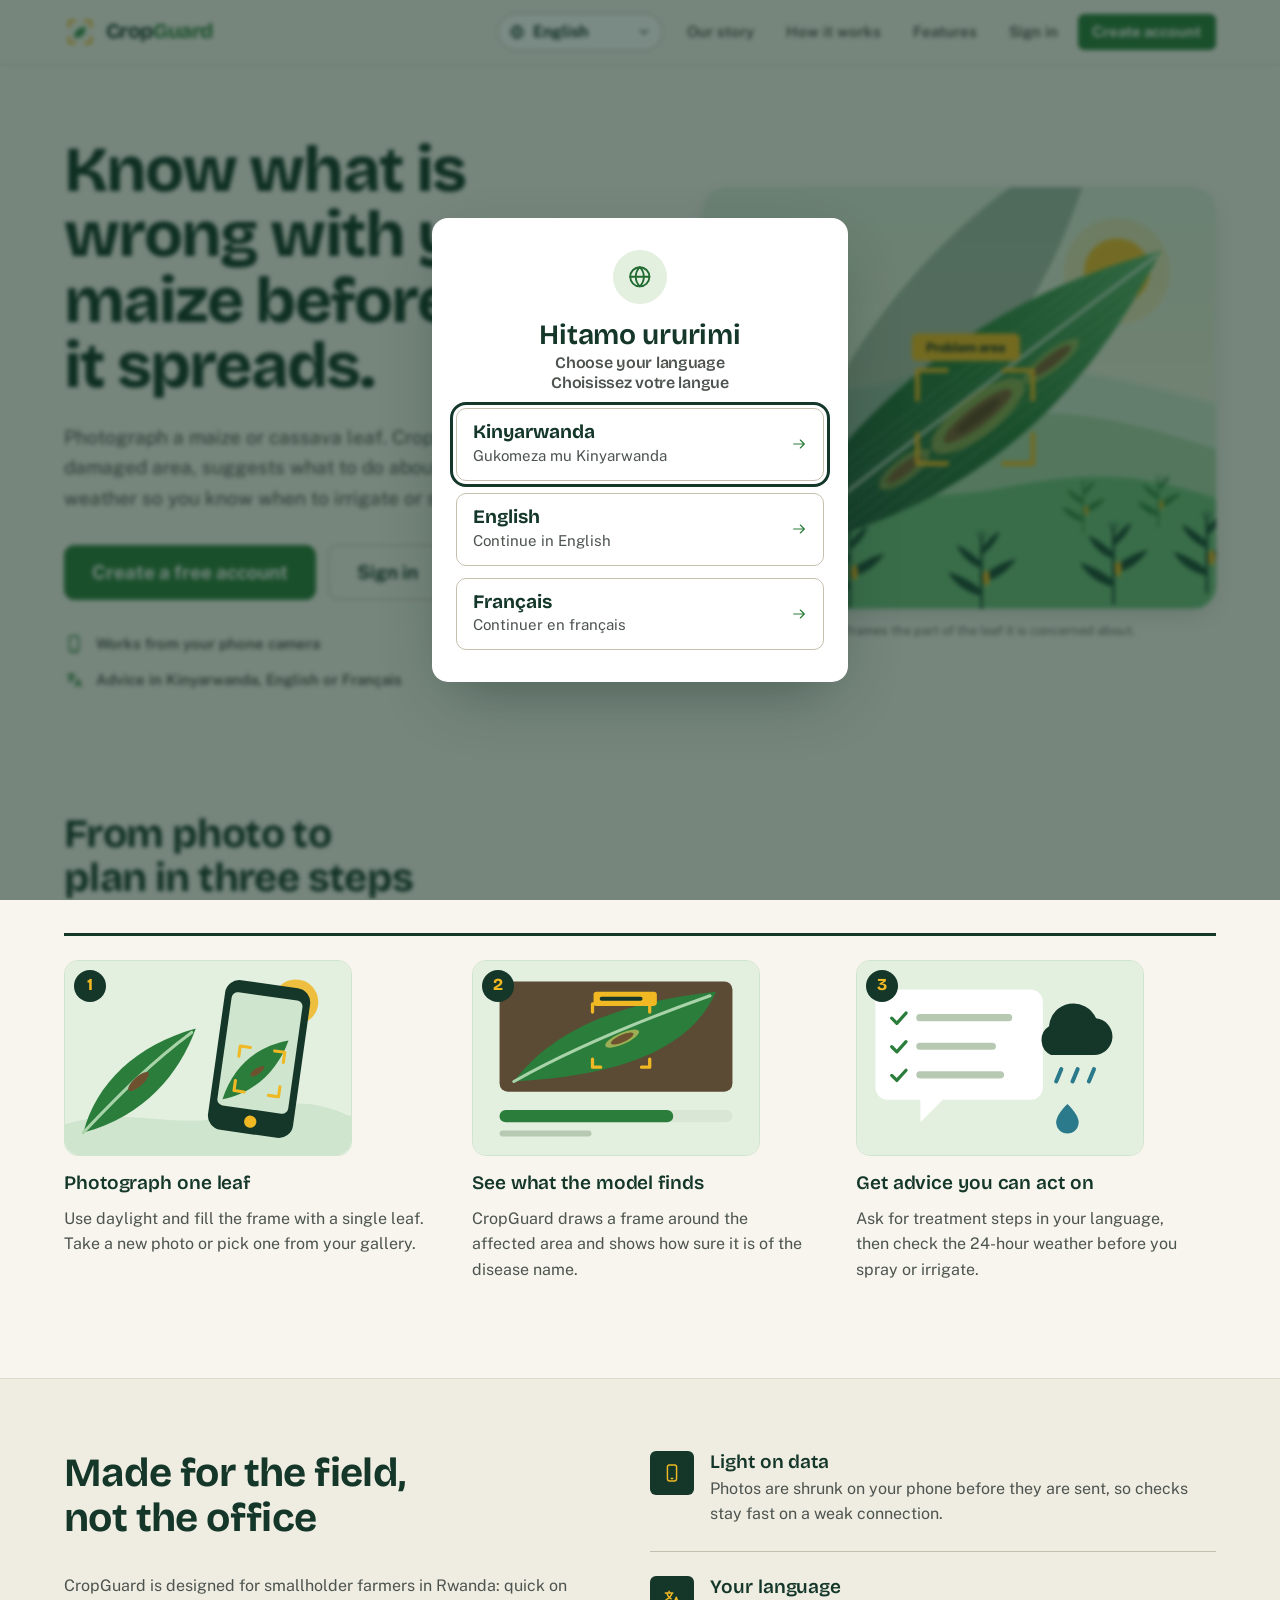
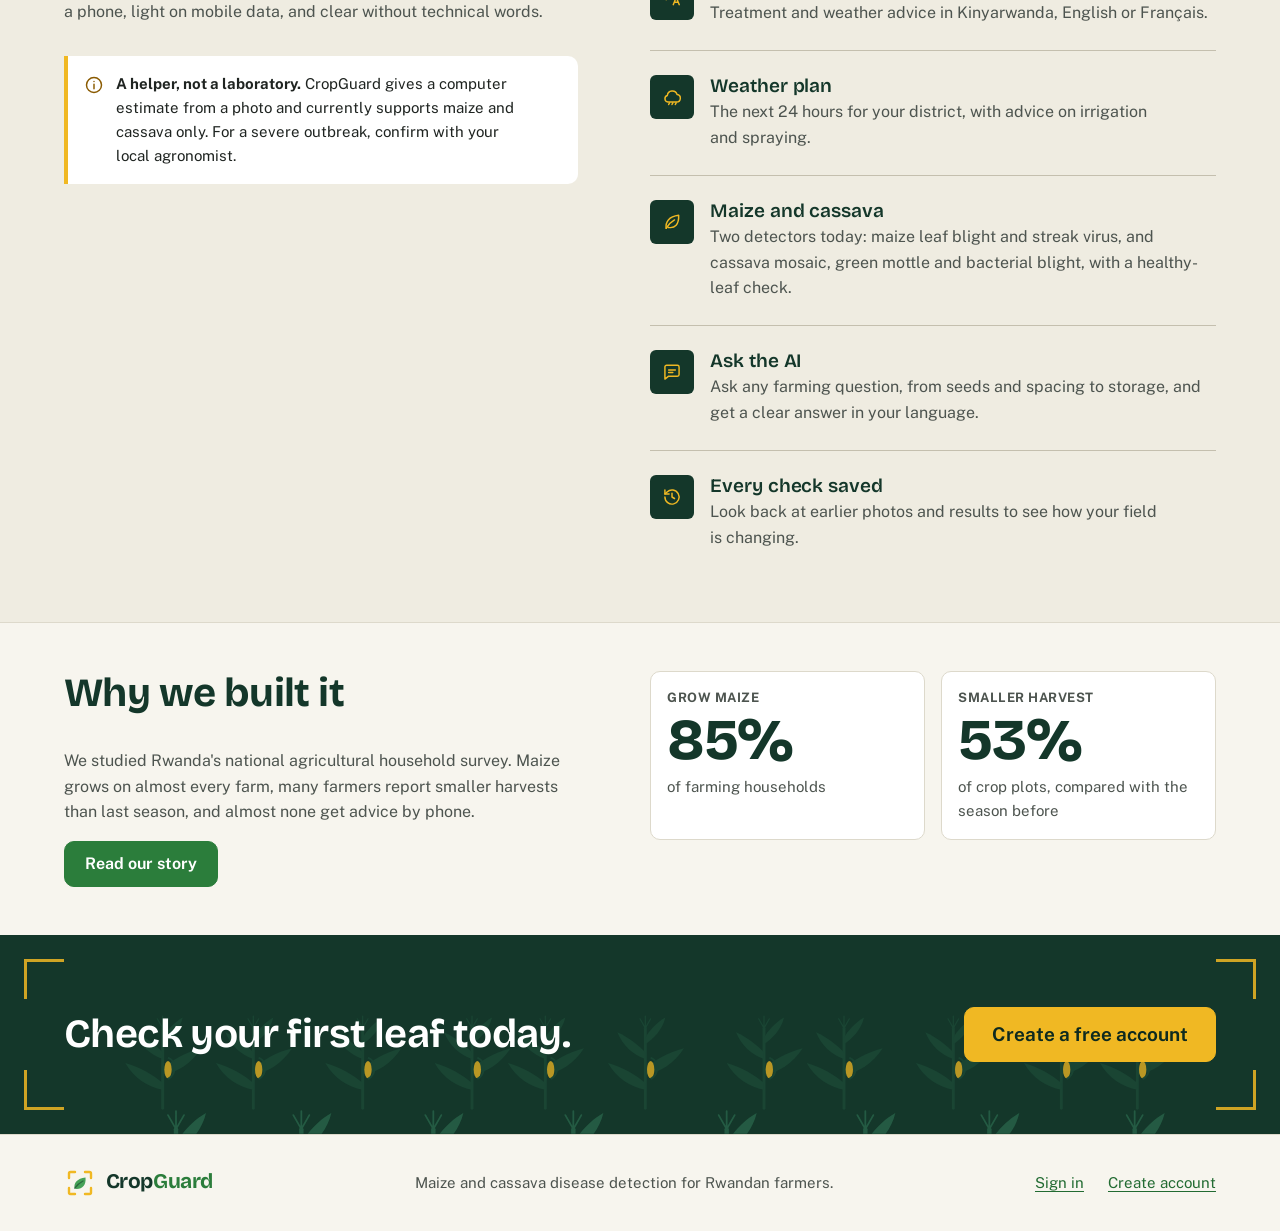
<file: frontend/index.html>
<!DOCTYPE html>
<html lang="en">
<head>
  <meta charset="utf-8">
  <meta name="viewport" content="width=device-width, initial-scale=1, viewport-fit=cover">
  <meta name="theme-color" content="#14372a">
  <meta name="description" content="Photograph a maize or cassava leaf, see what is wrong, and get treatment and weather advice in Kinyarwanda, English or French.">
  <title>CropGuard · Maize and cassava disease detection for Rwandan farmers</title>
  <script>try{var l=localStorage.getItem("cropguard.lang");if(l&&l!=="en"){document.documentElement.classList.add("i18n-pending");setTimeout(function(){document.documentElement.classList.remove("i18n-pending")},2500)}}catch(e){}</script>
  <style>.i18n-pending body{visibility:hidden}</style>
  <script>
  /* Start-up watchdog. A slow connection is NOT an error, so: it waits 20 s, it removes itself the moment the page
     does start, and it speaks up at once only if a script really failed to load or crashed. */
  (function () {
    var onFile = location.protocol === "file:", box = null, crashed = false;
    var ready = function () { return document.documentElement.getAttribute("data-ready"); };
    function show() {
      if (ready() || box) return;
      box = document.createElement("div"); box.className = "boot-warning"; box.setAttribute("role", "alert");
      box.innerHTML = onFile
        ? "<strong>Open CropGuard through a small web server, not by double-clicking the file.</strong><p>Browsers block the page scripts on file:// addresses. Double-click <code>run-frontend.bat</code> (Windows) or run <code>./run-frontend.sh</code> in the project folder, or in the <code>frontend</code> folder run <code>python -m http.server 5500</code> and open <code>http://127.0.0.1:5500</code>.</p>"
        : crashed
          ? "<strong>This page hit a problem while starting.</strong><p>Press Ctrl+Shift+R to reload. If it still looks wrong, open the browser console (F12) and look for a red error message.</p>"
          : "<strong>This page is taking a while to start.</strong><p>Your connection may be slow. Please wait a little, or press Ctrl+Shift+R to reload.</p>";
      (document.body || document.documentElement).appendChild(box);
    }
    var failed = function () { crashed = true; setTimeout(show, 1500); };
    window.addEventListener("error", function (e) { if (!ready() && (e.target && e.target.tagName === "SCRIPT" || e.message)) failed(); }, true);
    window.addEventListener("unhandledrejection", function () { if (!ready()) failed(); });
    setInterval(function () { if (box && ready()) { box.remove(); box = null; } }, 500);   // the page did start after all
    setTimeout(show, onFile ? 500 : 20000);
  })();
  </script>
  <link rel="icon" href="assets/favicon.svg" type="image/svg+xml">
  <link rel="preload" href="assets/fonts/public-sans.woff2" as="font" type="font/woff2" crossorigin>
  <link rel="preload" href="assets/fonts/bricolage-grotesque.woff2" as="font" type="font/woff2" crossorigin>
  <link rel="stylesheet" href="css/tokens.css">
  <link rel="stylesheet" href="css/base.css">
  <link rel="stylesheet" href="css/layout.css">
  <link rel="stylesheet" href="css/components.css">
  <link rel="stylesheet" href="css/pages.css">
  <link rel="stylesheet" href="css/story.css">
  <link rel="stylesheet" href="css/polish.css">
  <link rel="modulepreload" href="js/pages/home.js">
  <link rel="modulepreload" href="js/auth.js">
  <link rel="modulepreload" href="js/components/shell.js">
  <link rel="modulepreload" href="js/components/icons.js">
  <link rel="modulepreload" href="js/config.js">
  <link rel="modulepreload" href="js/session.js">
  <link rel="modulepreload" href="js/api.js">
  <link rel="modulepreload" href="js/mock.js">
  <link rel="modulepreload" href="js/components/format.js">
  <link rel="modulepreload" href="js/i18n.js">
  <link rel="modulepreload" href="js/i18n/rw.js">
  <link rel="modulepreload" href="js/i18n/fr.js">
  <link rel="modulepreload" href="js/components/dialog.js">
  <link rel="modulepreload" href="js/components/lang-ui.js">
</head>
<body class="public" data-page="home">
  <a class="skip-link" href="#main">Skip to main content</a>
  <header id="site-header"></header>
  <main id="main" tabindex="-1">
    <section class="hero">
      <div class="container hero-grid">
        <div class="hero-copy">
          <h1>Know what is wrong with your maize before it spreads.</h1>
          <p class="lead">Photograph a maize or cassava leaf. CropGuard marks the damaged area, suggests what to do about it, and checks the weather so you know when to irrigate or spray.</p>
          <div class="row hero-cta">
            <a class="btn btn--lg" id="cta-primary" href="register.html">Create a free account</a>
            <a class="btn btn--lg btn--secondary" id="cta-secondary" href="login.html">Sign in</a>
          </div>
          <ul class="hero-points">
            <li><svg class="icon" aria-hidden="true"><use href="#i-phone"/></svg>Works from your phone camera</li>
            <li><svg class="icon" aria-hidden="true"><use href="#i-language"/></svg>Advice in Kinyarwanda, English or Français</li>
          </ul>
        </div>
        <figure class="hero-figure">
          <svg class="hero-art" viewBox="0 0 560 460" role="img" aria-labelledby="art-title art-desc">
  <title id="art-title">Illustration of a maize field on Rwandan hills with a phone checking a leaf</title>
  <desc id="art-desc">A long green maize leaf with brown lesions. A yellow viewfinder frame and the label Problem area mark one lesion.</desc>
  <defs>
    <linearGradient id="sky" x1="0" y1="0" x2="0" y2="1"><stop offset="0" stop-color="#dcebd9"/><stop offset="1" stop-color="#f8f1d6"/></linearGradient>
    <linearGradient id="leafGrad" x1="70" y1="400" x2="500" y2="70" gradientUnits="userSpaceOnUse"><stop offset="0" stop-color="#1c4a37"/><stop offset=".55" stop-color="#2b7d3b"/><stop offset="1" stop-color="#58b36a"/></linearGradient>
    <path id="leafShape" d="M70 400C156 246 301 122 500 70C407 253 272 360 70 400Z"/>
    <clipPath id="leafClip"><use href="#leafShape"/></clipPath>
    <symbol id="maize" viewBox="-64 -144 128 144" overflow="visible"><rect x="-2.2" y="-124" width="4.4" height="124" rx="2.2" fill="currentColor"/><path d="M0 -30C-22 -34 -44 -48 -56 -70C-34 -64 -14 -52 0 -40Z" fill="currentColor"/><path d="M0 -52C22 -56 44 -70 58 -92C34 -86 14 -74 0 -62Z" fill="currentColor"/><path d="M0 -76C-18 -82 -34 -96 -42 -116C-24 -108 -10 -96 0 -86Z" fill="currentColor"/><path d="M0 -98C12 -106 26 -120 30 -138C16 -130 6 -118 0 -108Z" fill="currentColor"/><ellipse cx="8" cy="-60" rx="5.5" ry="13" fill="#f0b823"/><path d="M0 -122l-8 -14M0 -122l0 -18M0 -122l8 -14" stroke="currentColor" stroke-width="1.8" stroke-linecap="round"/></symbol>
  </defs>
  <rect width="560" height="460" rx="24" fill="url(#sky)"/>
  <circle cx="452" cy="92" r="58" fill="#f0b823" opacity=".2"/><circle cx="452" cy="92" r="36" fill="#f0b823" opacity=".92"/>
  <path d="M0 250C70 214 140 236 220 208S380 188 560 236V460H0z" fill="#cfe5cd"/>
  <path d="M0 300C90 262 170 292 270 262S450 250 560 286V460H0z" fill="#a9d3a8"/>
  <path d="M0 352C110 322 220 350 330 328S490 318 560 340V460H0z" fill="#6fbf7c"/>
  <g color="#2b7d3b" opacity=".85"><use href="#maize" x="18" y="318" width="54" height="60"/><use href="#maize" x="96" y="326" width="54" height="60"/><use href="#maize" x="388" y="318" width="54" height="60"/><use href="#maize" x="470" y="312" width="54" height="60"/></g>
  <g color="#1c4a37"><use href="#maize" x="-6" y="352" width="84" height="94"/><use href="#maize" x="118" y="366" width="84" height="94"/><use href="#maize" x="262" y="372" width="84" height="94"/><use href="#maize" x="406" y="362" width="84" height="94"/><use href="#maize" x="508" y="350" width="84" height="94"/></g>
  <use href="#leafShape" transform="translate(-26 -86) rotate(-13 285 235)" fill="#1c4a37" opacity=".3"/>
  <path d="M70 400C52 412 36 428 22 452" stroke="#1c4a37" stroke-width="13" stroke-linecap="round" fill="none"/>
  <use href="#leafShape" fill="url(#leafGrad)"/>
  <g clip-path="url(#leafClip)" fill="none" stroke="#e3efdf" stroke-linecap="round">
    <g opacity=".22" stroke-width="1.4">
      <path d="M70 400C200 300 340 190 495 75" transform="translate(0 -34)"/><path d="M70 400C200 300 340 190 495 75" transform="translate(0 -22)"/><path d="M70 400C200 300 340 190 495 75" transform="translate(0 -11)"/>
      <path d="M70 400C200 300 340 190 495 75" transform="translate(0 12)"/><path d="M70 400C200 300 340 190 495 75" transform="translate(0 25)"/><path d="M70 400C200 300 340 190 495 75" transform="translate(0 38)"/><path d="M70 400C200 300 340 190 495 75" transform="translate(0 52)"/><path d="M70 400C200 300 340 190 495 75" transform="translate(0 66)"/>
    </g>
    <path d="M70 400C200 300 340 190 495 75" stroke-width="4.5" opacity=".7"/>
  </g>
  <g transform="rotate(-37.5 300 250)"><ellipse cx="300" cy="250" rx="62" ry="22" fill="#e6cf63" opacity=".5"/><ellipse cx="300" cy="250" rx="46" ry="11" fill="#7d5d34"/><ellipse cx="300" cy="250" rx="30" ry="5.5" fill="#5e4425"/></g>
  <g transform="rotate(-37.5 220 308)"><ellipse cx="220" cy="308" rx="34" ry="12" fill="#e6cf63" opacity=".45"/><ellipse cx="220" cy="308" rx="24" ry="6" fill="#7d5d34"/></g>
  <g transform="rotate(-37.5 380 190)"><ellipse cx="380" cy="190" rx="38" ry="11" fill="#e6cf63" opacity=".45"/><ellipse cx="380" cy="190" rx="27" ry="6" fill="#7d5d34"/></g>
  <g fill="none" stroke="#f0b823" stroke-width="5" stroke-linecap="round" stroke-linejoin="round"><path d="M240 232v-32h32M334 200h32v32M366 270v32h-32M272 302h-32v-32" transform="translate(-6 0)"/></g>
  <g transform="translate(228 160)"><rect width="118" height="30" rx="6" fill="#f0b823"/><text x="59" y="20.5" text-anchor="middle" font-family="Public Sans, system-ui, sans-serif" font-weight="700" font-size="14" fill="#0e2a1f">Problem area</text></g>
</svg>
          <figcaption>Illustration: CropGuard frames the part of the leaf it is concerned about.</figcaption>
        </figure>
      </div>
    </section>

    <section class="section" id="how" aria-labelledby="how-title">
      <div class="container">
        <h2 id="how-title" class="section-heading">From photo to plan in three steps</h2>
        <ol class="steps">
          <li><figure class="step-fig"><img class="step-art" src="assets/images/step-photo.svg" alt="" width="280" height="190" loading="lazy" decoding="async"><span class="step-num" aria-hidden="true">1</span></figure><h3>Photograph one leaf</h3><p>Use daylight and fill the frame with a single leaf. Take a new photo or pick one from your gallery.</p></li>
          <li><figure class="step-fig"><img class="step-art" src="assets/images/step-diagnosis.svg" alt="" width="280" height="190" loading="lazy" decoding="async"><span class="step-num" aria-hidden="true">2</span></figure><h3>See what the model finds</h3><p>CropGuard draws a frame around the affected area and shows how sure it is of the disease name.</p></li>
          <li><figure class="step-fig"><img class="step-art" src="assets/images/step-advice.svg" alt="" width="280" height="190" loading="lazy" decoding="async"><span class="step-num" aria-hidden="true">3</span></figure><h3>Get advice you can act on</h3><p>Ask for treatment steps in your language, then check the 24-hour weather before you spray or irrigate.</p></li>
        </ol>
      </div>
    </section>

    <section class="section section--tint" id="features" aria-labelledby="feat-title">
      <div class="container split">
        <div>
          <h2 id="feat-title" class="section-heading">Made for the field, not the office</h2>
          <p class="muted">CropGuard is designed for smallholder farmers in Rwanda: quick on a phone, light on mobile data, and clear without technical words.</p>
          <div class="note">
            <svg class="icon" aria-hidden="true"><use href="#i-info"/></svg>
            <p><strong>A helper, not a laboratory.</strong> CropGuard gives a computer estimate from a photo and currently supports maize and cassava only. For a severe outbreak, confirm with your local agronomist.</p>
          </div>
        </div>
        <ul class="feature-list">
          <li><span class="feat-icon"><svg class="icon" aria-hidden="true"><use href="#i-phone"/></svg></span><div><h3>Light on data</h3><p>Photos are shrunk on your phone before they are sent, so checks stay fast on a weak connection.</p></div></li>
          <li><span class="feat-icon"><svg class="icon" aria-hidden="true"><use href="#i-language"/></svg></span><div><h3>Your language</h3><p>Treatment and weather advice in Kinyarwanda, English or Français.</p></div></li>
          <li><span class="feat-icon"><svg class="icon" aria-hidden="true"><use href="#i-cloud"/></svg></span><div><h3>Weather plan</h3><p>The next 24 hours for your district, with advice on irrigation and spraying.</p></div></li>
          <li><span class="feat-icon"><svg class="icon" aria-hidden="true"><use href="#i-leaf"/></svg></span><div><h3>Maize and cassava</h3><p>Two detectors today: maize leaf blight and streak virus, and cassava mosaic, green mottle and bacterial blight, with a healthy-leaf check.</p></div></li>
          <li><span class="feat-icon"><svg class="icon" aria-hidden="true"><use href="#i-message"/></svg></span><div><h3>Ask the AI</h3><p>Ask any farming question, from seeds and spacing to storage, and get a clear answer in your language.</p></div></li>
          <li><span class="feat-icon"><svg class="icon" aria-hidden="true"><use href="#i-history"/></svg></span><div><h3>Every check saved</h3><p>Look back at earlier photos and results to see how your field is changing.</p></div></li>
        </ul>
      </div>
    </section>

    <section class="section story-teaser reveal" aria-labelledby="story-title">
      <div class="container split">
        <div>
          <h2 id="story-title" class="section-heading">Why we built it</h2>
          <p class="muted">We studied Rwanda's national agricultural household survey. Maize grows on almost every farm, many farmers report smaller harvests than last season, and almost none get advice by phone.</p>
          <a class="btn" href="story.html">Read our story</a>
        </div>
        <dl class="big-stats big-stats--compact">
          <div><dt>Grow maize</dt><dd><span data-bind="maize.share" data-fmt="pct"></span><small>of farming households</small></dd></div>
          <div><dt>Smaller harvest</dt><dd><span data-bind="production_change.all.down" data-fmt="pct"></span><small>of crop plots, compared with the season before</small></dd></div>
        </dl>
      </div>
    </section>

    <section class="cta-band on-dark" aria-labelledby="cta-title">
      <div class="container cta-inner">
        <h2 id="cta-title">Check your first leaf today.</h2>
        <a class="btn btn--kernel btn--lg" id="cta-band" href="register.html">Create a free account</a>
      </div>
    </section>
  </main>
  <footer id="site-footer"></footer>
  <script type="module" src="js/pages/home.js"></script>
</body>
</html>
</file>
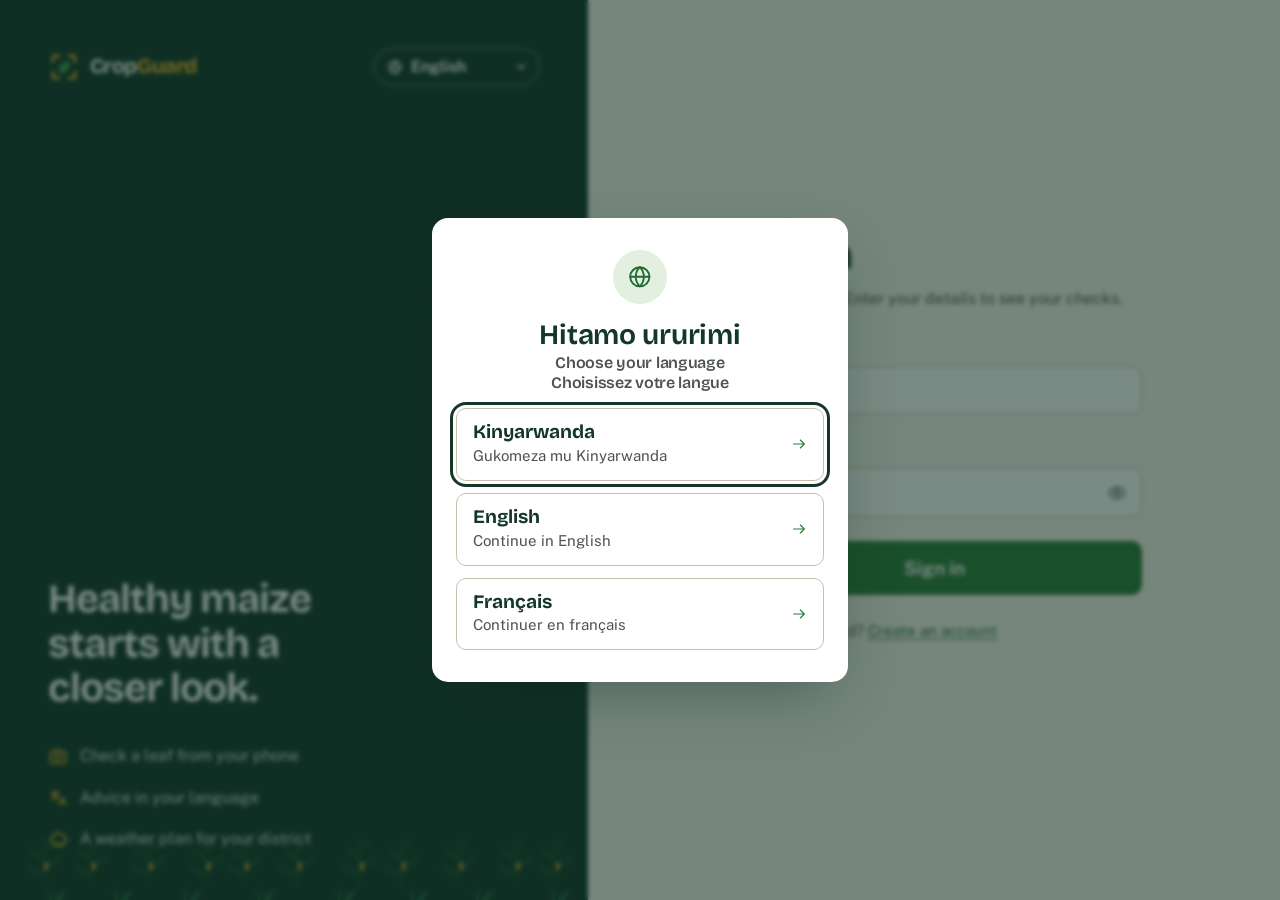
<file: frontend/account.html>
<!DOCTYPE html>
<html lang="en">
<head>
  <meta charset="utf-8">
  <meta name="viewport" content="width=device-width, initial-scale=1, viewport-fit=cover">
  <meta name="theme-color" content="#14372a">
  <meta name="description" content="Update your CropGuard profile.">
  <title>Account · CropGuard</title>
  <script>try{var l=localStorage.getItem("cropguard.lang");if(l&&l!=="en"){document.documentElement.classList.add("i18n-pending");setTimeout(function(){document.documentElement.classList.remove("i18n-pending")},2500)}}catch(e){}</script>
  <style>.i18n-pending body{visibility:hidden}</style>
  <script>
  /* Start-up watchdog. A slow connection is NOT an error, so: it waits 20 s, it removes itself the moment the page
     does start, and it speaks up at once only if a script really failed to load or crashed. */
  (function () {
    var onFile = location.protocol === "file:", box = null, crashed = false;
    var ready = function () { return document.documentElement.getAttribute("data-ready"); };
    function show() {
      if (ready() || box) return;
      box = document.createElement("div"); box.className = "boot-warning"; box.setAttribute("role", "alert");
      box.innerHTML = onFile
        ? "<strong>Open CropGuard through a small web server, not by double-clicking the file.</strong><p>Browsers block the page scripts on file:// addresses. Double-click <code>run-frontend.bat</code> (Windows) or run <code>./run-frontend.sh</code> in the project folder, or in the <code>frontend</code> folder run <code>python -m http.server 5500</code> and open <code>http://127.0.0.1:5500</code>.</p>"
        : crashed
          ? "<strong>This page hit a problem while starting.</strong><p>Press Ctrl+Shift+R to reload. If it still looks wrong, open the browser console (F12) and look for a red error message.</p>"
          : "<strong>This page is taking a while to start.</strong><p>Your connection may be slow. Please wait a little, or press Ctrl+Shift+R to reload.</p>";
      (document.body || document.documentElement).appendChild(box);
    }
    var failed = function () { crashed = true; setTimeout(show, 1500); };
    window.addEventListener("error", function (e) { if (!ready() && (e.target && e.target.tagName === "SCRIPT" || e.message)) failed(); }, true);
    window.addEventListener("unhandledrejection", function () { if (!ready()) failed(); });
    setInterval(function () { if (box && ready()) { box.remove(); box = null; } }, 500);   // the page did start after all
    setTimeout(show, onFile ? 500 : 20000);
  })();
  </script>
  <link rel="icon" href="assets/favicon.svg" type="image/svg+xml">
  <link rel="preload" href="assets/fonts/public-sans.woff2" as="font" type="font/woff2" crossorigin>
  <link rel="preload" href="assets/fonts/bricolage-grotesque.woff2" as="font" type="font/woff2" crossorigin>
  <link rel="stylesheet" href="css/tokens.css">
  <link rel="stylesheet" href="css/base.css">
  <link rel="stylesheet" href="css/layout.css">
  <link rel="stylesheet" href="css/components.css">
  <link rel="stylesheet" href="css/pages.css">
  <link rel="stylesheet" href="css/story.css">
  <link rel="stylesheet" href="css/polish.css">
  <link rel="modulepreload" href="js/pages/account.js">
  <link rel="modulepreload" href="js/api.js">
  <link rel="modulepreload" href="js/config.js">
  <link rel="modulepreload" href="js/auth.js">
  <link rel="modulepreload" href="js/mock.js">
  <link rel="modulepreload" href="js/components/shell.js">
  <link rel="modulepreload" href="js/components/icons.js">
  <link rel="modulepreload" href="js/session.js">
  <link rel="modulepreload" href="js/components/format.js">
  <link rel="modulepreload" href="js/i18n.js">
  <link rel="modulepreload" href="js/i18n/rw.js">
  <link rel="modulepreload" href="js/i18n/fr.js">
  <link rel="modulepreload" href="js/components/dialog.js">
  <link rel="modulepreload" href="js/components/lang-ui.js">
  <link rel="modulepreload" href="js/components/forms.js">
  <link rel="modulepreload" href="js/components/lang.js">
  <link rel="modulepreload" href="js/components/toast.js">
</head>
<body class="app" data-page="account">
  <a class="skip-link" href="#main">Skip to main content</a>
  <main class="app-main" id="main" tabindex="-1">
    <div class="page">
      <header class="page-head"><div><h1>Account</h1><p>Your details help CropGuard give advice that fits you.</p></div></header>
      <div class="account-grid">
        <form class="panel panel-pad form" id="account-form" novalidate>
          <div class="row account-id"><span class="avatar avatar--lg" id="acc-avatar">?</span><div><p class="faint" style="margin:0;font-size:var(--fs-xs)">Username</p><p style="margin:0;font-weight:700" id="acc-username">…</p></div></div>
          <div class="alert alert--error" data-form-error role="alert" hidden><svg class="icon" aria-hidden="true"><use href="#i-alert"/></svg><p data-form-error-text></p></div>
          <div class="form-grid">
            <div class="field"><label for="email">Email <span class="faint">(optional)</span></label><input class="input" id="email" name="email" type="email" autocomplete="email" aria-describedby="email-error"><p class="field-error" id="email-error"><svg class="icon icon--sm" aria-hidden="true"><use href="#i-alert"/></svg><span></span></p></div>
            <div class="field"><label for="phone">Phone <span class="faint">(optional)</span></label><input class="input" id="phone" name="phone" type="tel" autocomplete="tel" aria-describedby="phone-error"><p class="field-error" id="phone-error"><svg class="icon icon--sm" aria-hidden="true"><use href="#i-alert"/></svg><span></span></p></div>
            <div class="field"><label for="district">District</label><input class="input" id="district" name="district" list="districts" autocomplete="off" aria-describedby="district-error"><datalist id="districts"></datalist><p class="field-error" id="district-error"><svg class="icon icon--sm" aria-hidden="true"><use href="#i-alert"/></svg><span></span></p></div>
          </div>
          <fieldset class="field" style="border:0;padding:0;margin:0"><legend class="label" style="padding:0;margin-bottom:.4rem">Language</legend><div class="segmented" id="lang-seg" role="radiogroup" aria-label="Language"></div><p class="hint">Used for the app and for AI advice.</p></fieldset>
          <div class="row"><button class="btn" type="submit" id="save-btn">Save changes</button><span class="saved-note" id="saved-note" role="status"></span></div>
        </form>
        <aside class="panel panel-pad stack">
          <h2 style="font-size:var(--fs-lg)">Session</h2>
          <p class="muted" style="margin:0">Signing out keeps your checks safe in your account.</p>
          <button class="btn btn--secondary" type="button" id="logout-btn"><svg class="icon" aria-hidden="true"><use href="#i-logout"/></svg>Sign out</button>
        </aside>
      </div>
    </div>
  </main>
  <script type="module" src="js/pages/account.js"></script>
</body>
</html>
</file>
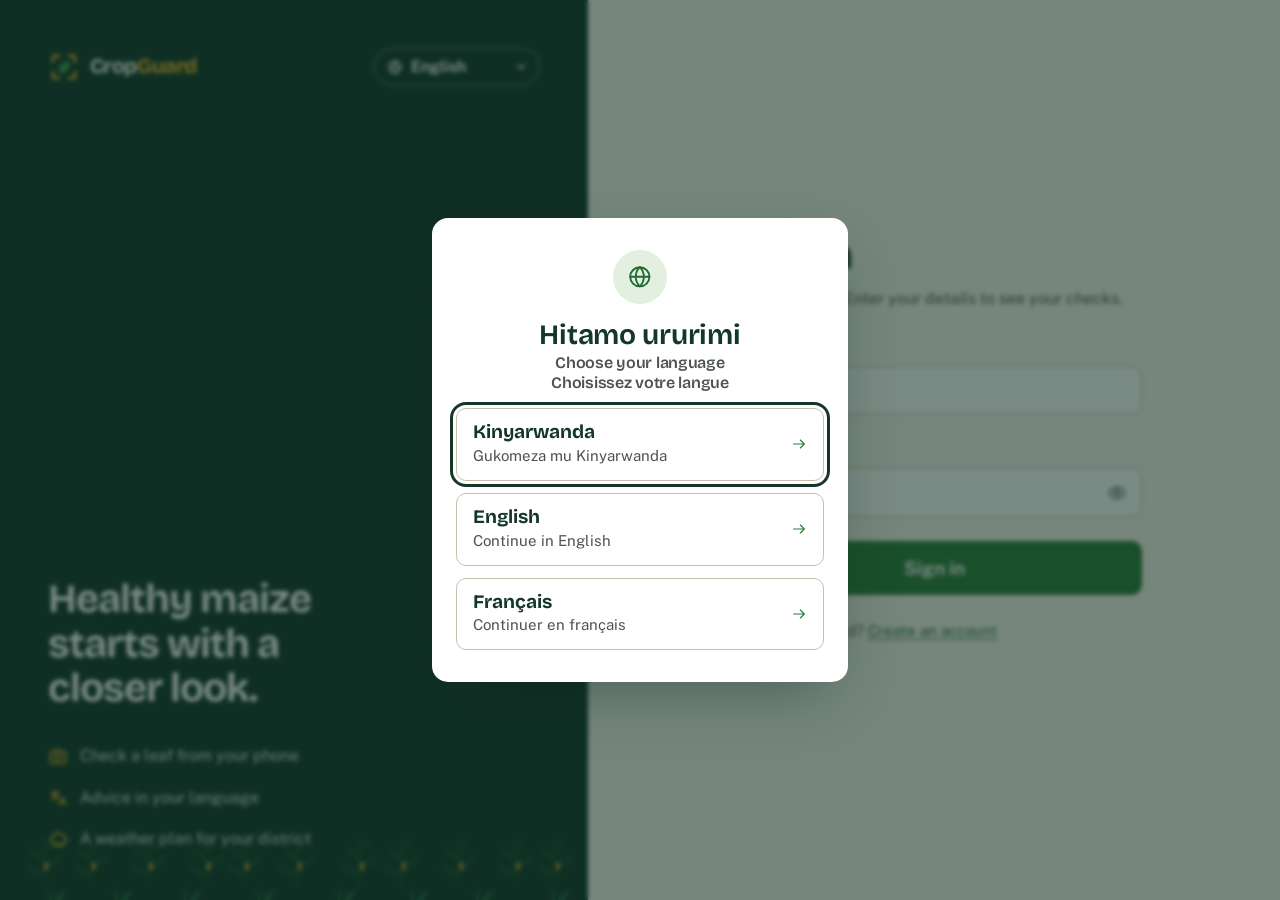
<file: frontend/advisory.html>
<!DOCTYPE html>
<html lang="en">
<head>
  <meta charset="utf-8">
  <meta name="viewport" content="width=device-width, initial-scale=1, viewport-fit=cover">
  <meta name="theme-color" content="#14372a">
  <meta name="description" content="A 24-hour weather plan with irrigation and spraying advice.">
  <title>Weather advice · CropGuard</title>
  <script>try{var l=localStorage.getItem("cropguard.lang");if(l&&l!=="en"){document.documentElement.classList.add("i18n-pending");setTimeout(function(){document.documentElement.classList.remove("i18n-pending")},2500)}}catch(e){}</script>
  <style>.i18n-pending body{visibility:hidden}</style>
  <script>
  /* Start-up watchdog. A slow connection is NOT an error, so: it waits 20 s, it removes itself the moment the page
     does start, and it speaks up at once only if a script really failed to load or crashed. */
  (function () {
    var onFile = location.protocol === "file:", box = null, crashed = false;
    var ready = function () { return document.documentElement.getAttribute("data-ready"); };
    function show() {
      if (ready() || box) return;
      box = document.createElement("div"); box.className = "boot-warning"; box.setAttribute("role", "alert");
      box.innerHTML = onFile
        ? "<strong>Open CropGuard through a small web server, not by double-clicking the file.</strong><p>Browsers block the page scripts on file:// addresses. Double-click <code>run-frontend.bat</code> (Windows) or run <code>./run-frontend.sh</code> in the project folder, or in the <code>frontend</code> folder run <code>python -m http.server 5500</code> and open <code>http://127.0.0.1:5500</code>.</p>"
        : crashed
          ? "<strong>This page hit a problem while starting.</strong><p>Press Ctrl+Shift+R to reload. If it still looks wrong, open the browser console (F12) and look for a red error message.</p>"
          : "<strong>This page is taking a while to start.</strong><p>Your connection may be slow. Please wait a little, or press Ctrl+Shift+R to reload.</p>";
      (document.body || document.documentElement).appendChild(box);
    }
    var failed = function () { crashed = true; setTimeout(show, 1500); };
    window.addEventListener("error", function (e) { if (!ready() && (e.target && e.target.tagName === "SCRIPT" || e.message)) failed(); }, true);
    window.addEventListener("unhandledrejection", function () { if (!ready()) failed(); });
    setInterval(function () { if (box && ready()) { box.remove(); box = null; } }, 500);   // the page did start after all
    setTimeout(show, onFile ? 500 : 20000);
  })();
  </script>
  <link rel="icon" href="assets/favicon.svg" type="image/svg+xml">
  <link rel="preload" href="assets/fonts/public-sans.woff2" as="font" type="font/woff2" crossorigin>
  <link rel="preload" href="assets/fonts/bricolage-grotesque.woff2" as="font" type="font/woff2" crossorigin>
  <link rel="stylesheet" href="css/tokens.css">
  <link rel="stylesheet" href="css/base.css">
  <link rel="stylesheet" href="css/layout.css">
  <link rel="stylesheet" href="css/components.css">
  <link rel="stylesheet" href="css/pages.css">
  <link rel="stylesheet" href="css/story.css">
  <link rel="stylesheet" href="css/polish.css">
  <link rel="modulepreload" href="js/pages/advisory.js">
  <link rel="modulepreload" href="js/api.js">
  <link rel="modulepreload" href="js/config.js">
  <link rel="modulepreload" href="js/auth.js">
  <link rel="modulepreload" href="js/mock.js">
  <link rel="modulepreload" href="js/components/shell.js">
  <link rel="modulepreload" href="js/components/icons.js">
  <link rel="modulepreload" href="js/session.js">
  <link rel="modulepreload" href="js/components/format.js">
  <link rel="modulepreload" href="js/i18n.js">
  <link rel="modulepreload" href="js/i18n/rw.js">
  <link rel="modulepreload" href="js/i18n/fr.js">
  <link rel="modulepreload" href="js/components/dialog.js">
  <link rel="modulepreload" href="js/components/lang-ui.js">
  <link rel="modulepreload" href="js/components/chart.js">
  <link rel="modulepreload" href="js/components/forms.js">
  <link rel="modulepreload" href="js/components/lang.js">
  <link rel="modulepreload" href="js/components/toast.js">
</head>
<body class="app" data-page="advisory">
  <a class="skip-link" href="#main">Skip to main content</a>
  <main class="app-main" id="main" tabindex="-1">
    <div class="page">
      <header class="page-head">
        <div><h1>Weather advice</h1><p>The next 24 hours for your area, with advice on irrigation and spraying.</p></div>
      </header>
      <form class="panel panel-pad adv-form" id="adv-form" novalidate>
        <div class="alert alert--error" data-form-error role="alert" hidden><svg class="icon" aria-hidden="true"><use href="#i-alert"/></svg><p data-form-error-text></p></div>
        <div class="field"><label for="city">District or town</label><input class="input" id="city" name="city" list="districts" autocomplete="off" placeholder="e.g. Musanze" aria-describedby="city-error" required><datalist id="districts"></datalist><p class="field-error" id="city-error"><svg class="icon icon--sm" aria-hidden="true"><use href="#i-alert"/></svg><span></span></p></div>
        <fieldset class="field" style="border:0;padding:0;margin:0"><legend class="label" style="padding:0;margin-bottom:.4rem">Language</legend><div class="segmented" id="lang-seg" role="radiogroup" aria-label="Language"></div></fieldset>
        <button class="btn btn--lg" type="submit"><svg class="icon" aria-hidden="true"><use href="#i-sparkle"/></svg>Get advice</button>
      </form>

      <div id="adv-loading" class="stack" hidden aria-live="polite"><div class="skeleton" style="height:9rem"></div><div class="skeleton" style="height:12rem"></div></div>

      <div id="adv-result" class="stack-lg" hidden>
        <section class="advice-card" aria-labelledby="out-title">
          <div class="advice-card-head">
            <h2 id="out-title">Advice for <span id="out-city"></span></h2>
            <div class="segmented segmented--dark" id="adv-tabs" role="radiogroup" aria-label="Language"></div>
          </div>
          <div class="prose-ai" id="out-advice" aria-live="polite"></div>
        </section>
        <dl class="stat-strip" aria-label="Forecast summary">
          <div class="stat"><dt>Rain expected</dt><dd id="out-rain"></dd></div>
          <div class="stat"><dt>Average temperature</dt><dd id="out-temp"></dd></div>
          <div class="stat"><dt>Highest humidity</dt><dd id="out-hum"></dd></div>
        </dl>
        <section class="panel panel-pad" aria-labelledby="chart-title">
          <div class="section-title"><h2 id="chart-title">Next 24 hours</h2>
            <p class="legend" aria-hidden="true"><span><i style="background:var(--forest-900)"></i>Temperature</span><span><i style="background:var(--rain)"></i>Rain</span></p></div>
          <div id="chart"></div>
          <details class="disclosure"><summary><svg class="icon icon--sm" aria-hidden="true"><use href="#i-chevron"/></svg>Show the hour-by-hour table</summary>
            <div class="table-wrap"><table><thead><tr><th scope="col">Time</th><th scope="col">Temperature</th><th scope="col">Humidity</th><th scope="col">Sky</th><th scope="col">Wind</th><th scope="col">Rain</th></tr></thead><tbody id="out-rows"></tbody></table></div></details>
        </section>
      </div>
    </div>
  </main>
  <script type="module" src="js/pages/advisory.js"></script>
</body>
</html>
</file>
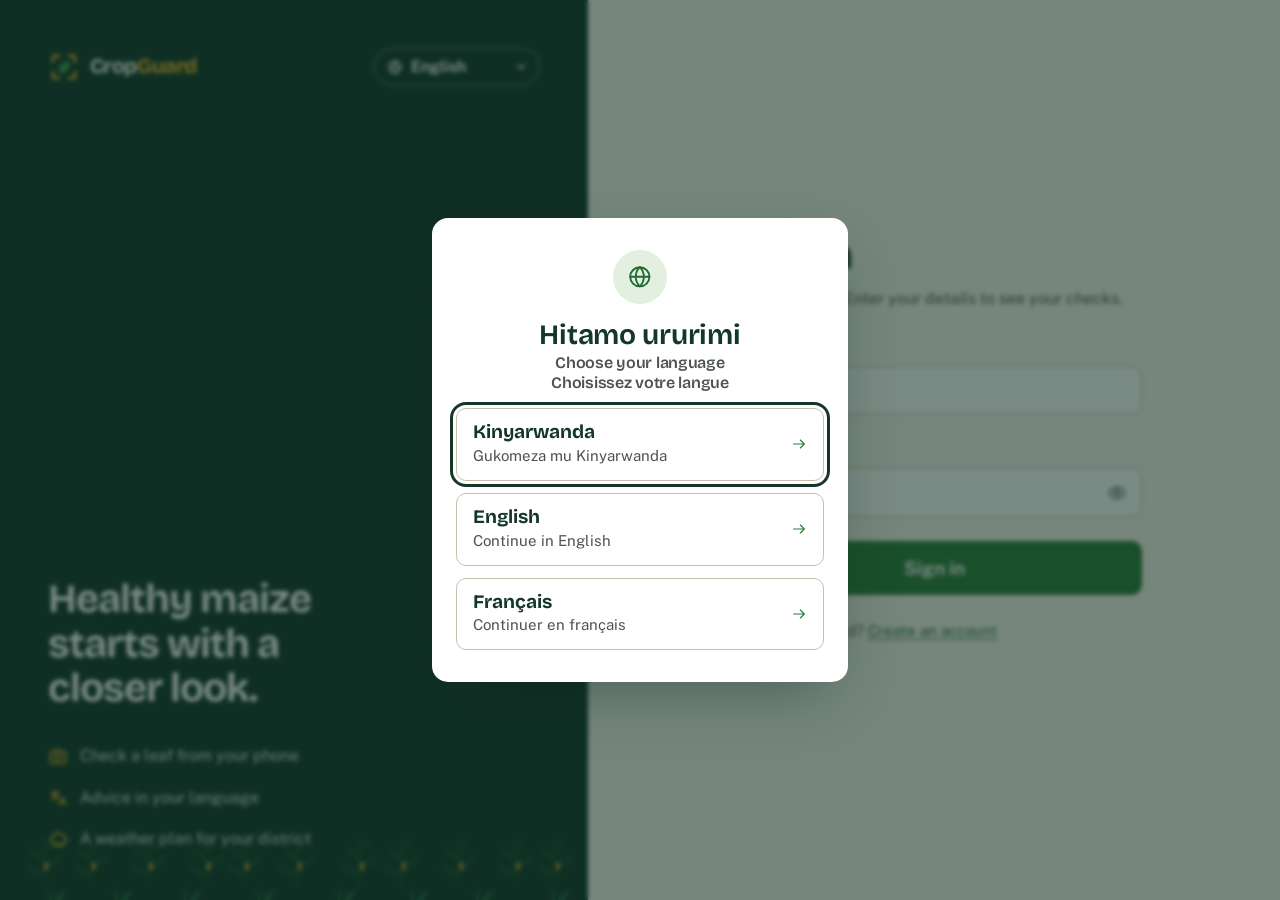
<file: frontend/assistant.html>
<!DOCTYPE html>
<html lang="en">
<head>
  <meta charset="utf-8">
  <meta name="viewport" content="width=device-width, initial-scale=1, viewport-fit=cover">
  <meta name="theme-color" content="#14372a">
  <meta name="description" content="Ask farming questions and get practical advice in Kinyarwanda, English or French.">
  <title>Ask the AI · CropGuard</title>
  <script>try{var l=localStorage.getItem("cropguard.lang");if(l&&l!=="en"){document.documentElement.classList.add("i18n-pending");setTimeout(function(){document.documentElement.classList.remove("i18n-pending")},2500)}}catch(e){}</script>
  <style>.i18n-pending body{visibility:hidden}</style>
  <script>
  /* Start-up watchdog. A slow connection is NOT an error, so: it waits 20 s, it removes itself the moment the page
     does start, and it speaks up at once only if a script really failed to load or crashed. */
  (function () {
    var onFile = location.protocol === "file:", box = null, crashed = false;
    var ready = function () { return document.documentElement.getAttribute("data-ready"); };
    function show() {
      if (ready() || box) return;
      box = document.createElement("div"); box.className = "boot-warning"; box.setAttribute("role", "alert");
      box.innerHTML = onFile
        ? "<strong>Open CropGuard through a small web server, not by double-clicking the file.</strong><p>Browsers block the page scripts on file:// addresses. Double-click <code>run-frontend.bat</code> (Windows) or run <code>./run-frontend.sh</code> in the project folder, or in the <code>frontend</code> folder run <code>python -m http.server 5500</code> and open <code>http://127.0.0.1:5500</code>.</p>"
        : crashed
          ? "<strong>This page hit a problem while starting.</strong><p>Press Ctrl+Shift+R to reload. If it still looks wrong, open the browser console (F12) and look for a red error message.</p>"
          : "<strong>This page is taking a while to start.</strong><p>Your connection may be slow. Please wait a little, or press Ctrl+Shift+R to reload.</p>";
      (document.body || document.documentElement).appendChild(box);
    }
    var failed = function () { crashed = true; setTimeout(show, 1500); };
    window.addEventListener("error", function (e) { if (!ready() && (e.target && e.target.tagName === "SCRIPT" || e.message)) failed(); }, true);
    window.addEventListener("unhandledrejection", function () { if (!ready()) failed(); });
    setInterval(function () { if (box && ready()) { box.remove(); box = null; } }, 500);   // the page did start after all
    setTimeout(show, onFile ? 500 : 20000);
  })();
  </script>
  <link rel="icon" href="assets/favicon.svg" type="image/svg+xml">
  <link rel="preload" href="assets/fonts/public-sans.woff2" as="font" type="font/woff2" crossorigin>
  <link rel="preload" href="assets/fonts/bricolage-grotesque.woff2" as="font" type="font/woff2" crossorigin>
  <link rel="stylesheet" href="css/tokens.css">
  <link rel="stylesheet" href="css/base.css">
  <link rel="stylesheet" href="css/layout.css">
  <link rel="stylesheet" href="css/components.css">
  <link rel="stylesheet" href="css/pages.css">
  <link rel="stylesheet" href="css/story.css">
  <link rel="stylesheet" href="css/polish.css">
  <link rel="modulepreload" href="js/pages/assistant.js">
  <link rel="modulepreload" href="js/api.js">
  <link rel="modulepreload" href="js/config.js">
  <link rel="modulepreload" href="js/auth.js">
  <link rel="modulepreload" href="js/mock.js">
  <link rel="modulepreload" href="js/components/shell.js">
  <link rel="modulepreload" href="js/components/icons.js">
  <link rel="modulepreload" href="js/session.js">
  <link rel="modulepreload" href="js/components/format.js">
  <link rel="modulepreload" href="js/i18n.js">
  <link rel="modulepreload" href="js/i18n/rw.js">
  <link rel="modulepreload" href="js/i18n/fr.js">
  <link rel="modulepreload" href="js/components/dialog.js">
  <link rel="modulepreload" href="js/components/lang-ui.js">
  <link rel="modulepreload" href="js/components/lang.js">
  <link rel="modulepreload" href="js/components/toast.js">
  <link rel="modulepreload" href="js/components/checks.js">
  <link rel="modulepreload" href="js/components/activity.js">
  <link rel="modulepreload" href="js/components/stream.js">
</head>
<body class="app" data-page="assistant">
  <a class="skip-link" href="#main">Skip to main content</a>
  <main class="app-main" id="main" tabindex="-1">
    <div class="page">
      <header class="page-head">
        <div><h1>Ask the AI</h1><p>Ask any farming question and get practical advice, in your language.</p></div>
        <div class="field chat-lang"><span class="label" id="chat-lang-label">Reply language</span><div class="segmented" id="chat-lang" role="radiogroup" aria-labelledby="chat-lang-label"></div></div>
      </header>
      <section class="chat panel" aria-label="Conversation">
        <div class="chat-log" id="chat-log" role="log" aria-label="Conversation" tabindex="0" aria-live="polite" aria-relevant="additions">
          <div class="chat-welcome" id="chat-welcome">
            <span class="chat-welcome-icon"><svg class="icon icon--lg" aria-hidden="true"><use href="#i-message"/></svg></span>
            <h2>What would you like to know?</h2>
            <p class="muted">Ask about growing, seeds, pests and diseases, fertiliser, water, storage, selling, or how to get more from your field.</p>
            <div class="chips" id="chips"></div>
          </div>
        </div>
        <form class="chat-form" id="chat-form">
          <label for="chat-input" class="visually-hidden">Your question</label>
          <textarea id="chat-input" class="input" rows="1" maxlength="2000" placeholder="Type your question here…" autocomplete="off"></textarea>
          <button class="btn chat-send" type="submit" id="chat-send" aria-label="Send"><svg class="icon" aria-hidden="true"><use href="#i-send"/></svg></button>
        </form>
        <div class="chat-foot">
          <p class="chat-note">The assistant gives general advice and can make mistakes. For a serious outbreak or the dose of a chemical, ask your local agronomist.</p>
          <button class="btn btn--secondary btn--sm" id="clear-chat" type="button" hidden><svg class="icon icon--sm" aria-hidden="true"><use href="#i-refresh"/></svg>New conversation</button>
        </div>
      </section>
    </div>
  </main>
  <script type="module" src="js/pages/assistant.js"></script>
</body>
</html>
</file>
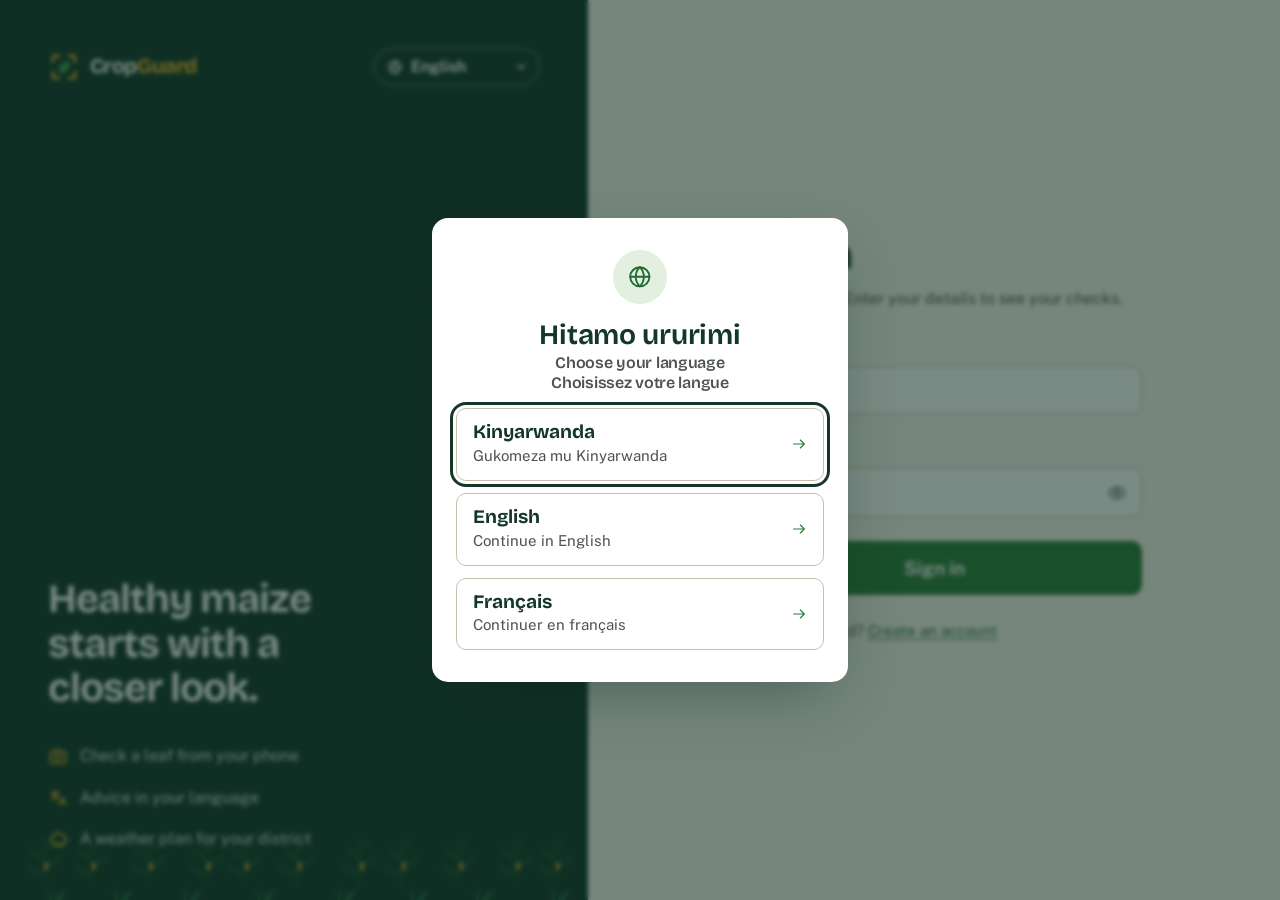
<file: frontend/dashboard.html>
<!DOCTYPE html>
<html lang="en">
<head>
  <meta charset="utf-8">
  <meta name="viewport" content="width=device-width, initial-scale=1, viewport-fit=cover">
  <meta name="theme-color" content="#14372a">
  <meta name="description" content="Your maize checks, recent results and weather at a glance.">
  <title>Home · CropGuard</title>
  <script>try{var l=localStorage.getItem("cropguard.lang");if(l&&l!=="en"){document.documentElement.classList.add("i18n-pending");setTimeout(function(){document.documentElement.classList.remove("i18n-pending")},2500)}}catch(e){}</script>
  <style>.i18n-pending body{visibility:hidden}</style>
  <script>
  /* Start-up watchdog. A slow connection is NOT an error, so: it waits 20 s, it removes itself the moment the page
     does start, and it speaks up at once only if a script really failed to load or crashed. */
  (function () {
    var onFile = location.protocol === "file:", box = null, crashed = false;
    var ready = function () { return document.documentElement.getAttribute("data-ready"); };
    function show() {
      if (ready() || box) return;
      box = document.createElement("div"); box.className = "boot-warning"; box.setAttribute("role", "alert");
      box.innerHTML = onFile
        ? "<strong>Open CropGuard through a small web server, not by double-clicking the file.</strong><p>Browsers block the page scripts on file:// addresses. Double-click <code>run-frontend.bat</code> (Windows) or run <code>./run-frontend.sh</code> in the project folder, or in the <code>frontend</code> folder run <code>python -m http.server 5500</code> and open <code>http://127.0.0.1:5500</code>.</p>"
        : crashed
          ? "<strong>This page hit a problem while starting.</strong><p>Press Ctrl+Shift+R to reload. If it still looks wrong, open the browser console (F12) and look for a red error message.</p>"
          : "<strong>This page is taking a while to start.</strong><p>Your connection may be slow. Please wait a little, or press Ctrl+Shift+R to reload.</p>";
      (document.body || document.documentElement).appendChild(box);
    }
    var failed = function () { crashed = true; setTimeout(show, 1500); };
    window.addEventListener("error", function (e) { if (!ready() && (e.target && e.target.tagName === "SCRIPT" || e.message)) failed(); }, true);
    window.addEventListener("unhandledrejection", function () { if (!ready()) failed(); });
    setInterval(function () { if (box && ready()) { box.remove(); box = null; } }, 500);   // the page did start after all
    setTimeout(show, onFile ? 500 : 20000);
  })();
  </script>
  <link rel="icon" href="assets/favicon.svg" type="image/svg+xml">
  <link rel="preload" href="assets/fonts/public-sans.woff2" as="font" type="font/woff2" crossorigin>
  <link rel="preload" href="assets/fonts/bricolage-grotesque.woff2" as="font" type="font/woff2" crossorigin>
  <link rel="stylesheet" href="css/tokens.css">
  <link rel="stylesheet" href="css/base.css">
  <link rel="stylesheet" href="css/layout.css">
  <link rel="stylesheet" href="css/components.css">
  <link rel="stylesheet" href="css/pages.css">
  <link rel="stylesheet" href="css/story.css">
  <link rel="stylesheet" href="css/polish.css">
  <link rel="modulepreload" href="js/pages/dashboard.js">
  <link rel="modulepreload" href="js/api.js">
  <link rel="modulepreload" href="js/config.js">
  <link rel="modulepreload" href="js/auth.js">
  <link rel="modulepreload" href="js/mock.js">
  <link rel="modulepreload" href="js/components/shell.js">
  <link rel="modulepreload" href="js/components/icons.js">
  <link rel="modulepreload" href="js/session.js">
  <link rel="modulepreload" href="js/components/format.js">
  <link rel="modulepreload" href="js/i18n.js">
  <link rel="modulepreload" href="js/i18n/rw.js">
  <link rel="modulepreload" href="js/i18n/fr.js">
  <link rel="modulepreload" href="js/components/dialog.js">
  <link rel="modulepreload" href="js/components/lang-ui.js">
  <link rel="modulepreload" href="js/components/checks.js">
</head>
<body class="app" data-page="dashboard">
  <a class="skip-link" href="#main">Skip to main content</a>
  <main class="app-main" id="main" tabindex="-1">
    <div class="page">
      <header class="page-head">
        <div><h1 id="greeting">Welcome back</h1><p id="greeting-sub">Here is how your checks are going.</p></div>
        <a class="btn btn--lg only-mobile" href="detect.html"><svg class="icon" aria-hidden="true"><use href="#i-camera"/></svg>Check a plant</a>
      </header>

      <dl class="stat-strip" id="stats" aria-label="Summary of your checks">
        <div class="stat"><dt>Total checks</dt><dd><span class="skeleton" style="display:block;width:3rem;height:1.8rem"></span></dd></div>
        <div class="stat"><dt>Problems found</dt><dd><span class="skeleton" style="display:block;width:3rem;height:1.8rem"></span></dd></div>
        <div class="stat"><dt>Most common</dt><dd><span class="skeleton" style="display:block;width:7rem;height:1.8rem"></span></dd></div>
        <div class="stat"><dt>Last check</dt><dd><span class="skeleton" style="display:block;width:5rem;height:1.8rem"></span></dd></div>
      </dl>

      <div class="dash-grid">
        <section aria-labelledby="recent-title">
          <div class="section-title"><h2 id="recent-title">Recent checks</h2><a href="history.html" id="all-link" hidden>View all</a></div>
          <div id="recent" aria-live="polite"><div class="skeleton" style="height:4.5rem;margin-bottom:.6rem"></div><div class="skeleton" style="height:4.5rem;margin-bottom:.6rem"></div><div class="skeleton" style="height:4.5rem"></div></div>
        </section>

        <div class="dash-side">
          <section aria-labelledby="mix-title" id="mix-section" hidden>
            <div class="section-title"><h2 id="mix-title">What you found</h2></div>
            <div class="panel panel-pad" id="mix"></div>
          </section>
          <section aria-labelledby="wx-title">
            <div class="section-title"><h2 id="wx-title">Weather today</h2><a href="advisory.html">Full advice</a></div>
            <div class="panel panel-pad" id="wx"><div class="skeleton" style="height:5rem"></div></div>
          </section>
          <section aria-labelledby="start-title" id="start-section" hidden>
            <div class="section-title"><h2 id="start-title">Getting started</h2></div>
            <ol class="checklist panel" id="start"></ol>
          </section>
        </div>
      </div>
    </div>
  </main>
  <script type="module" src="js/pages/dashboard.js"></script>
</body>
</html>
</file>
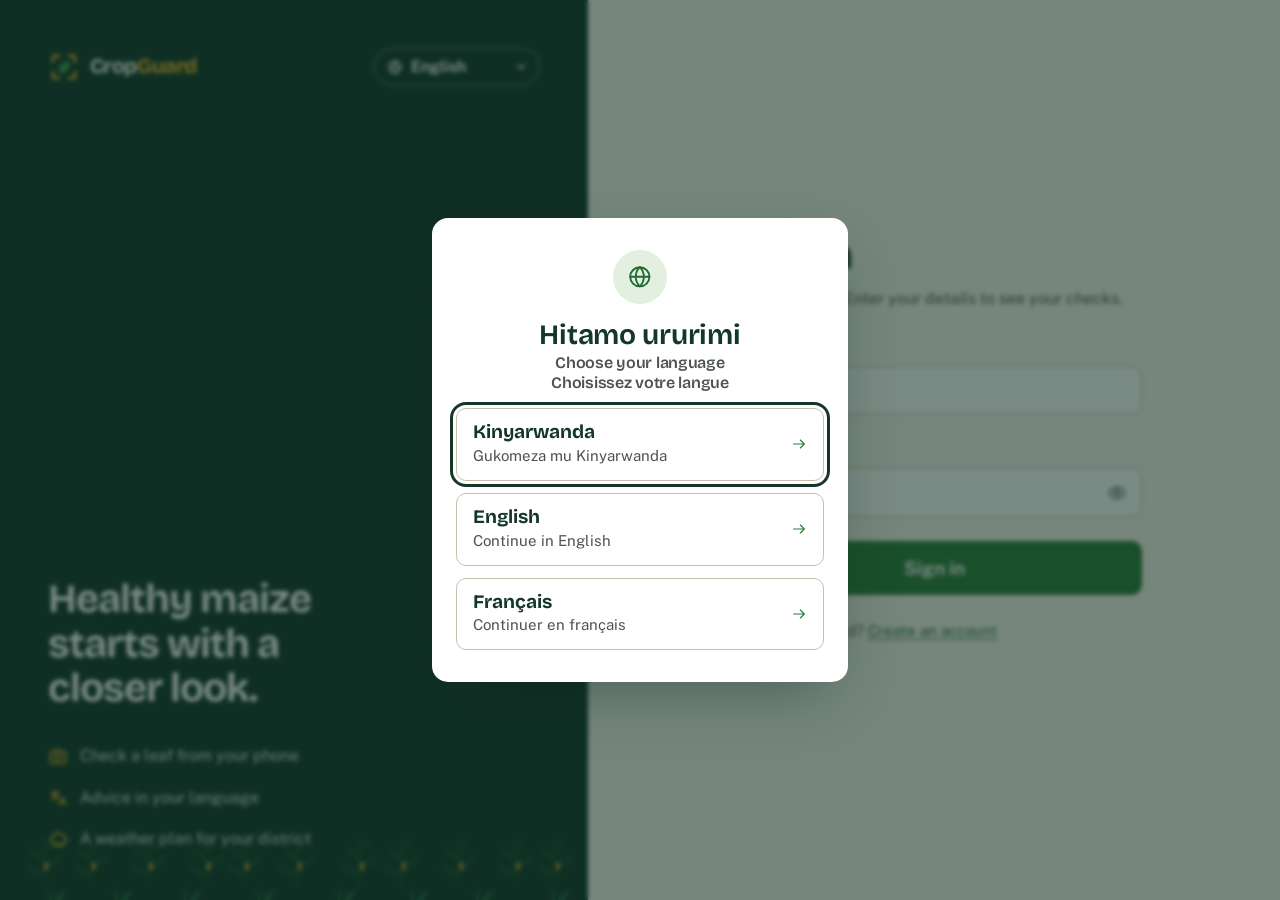
<file: frontend/detect.html>
<!DOCTYPE html>
<html lang="en">
<head>
  <meta charset="utf-8">
  <meta name="viewport" content="width=device-width, initial-scale=1, viewport-fit=cover">
  <meta name="theme-color" content="#14372a">
  <meta name="description" content="Upload a photo of a maize or cassava leaf and see what the model finds.">
  <title>Check a plant · CropGuard</title>
  <script>try{var l=localStorage.getItem("cropguard.lang");if(l&&l!=="en"){document.documentElement.classList.add("i18n-pending");setTimeout(function(){document.documentElement.classList.remove("i18n-pending")},2500)}}catch(e){}</script>
  <style>.i18n-pending body{visibility:hidden}</style>
  <script>
  /* Start-up watchdog. A slow connection is NOT an error, so: it waits 20 s, it removes itself the moment the page
     does start, and it speaks up at once only if a script really failed to load or crashed. */
  (function () {
    var onFile = location.protocol === "file:", box = null, crashed = false;
    var ready = function () { return document.documentElement.getAttribute("data-ready"); };
    function show() {
      if (ready() || box) return;
      box = document.createElement("div"); box.className = "boot-warning"; box.setAttribute("role", "alert");
      box.innerHTML = onFile
        ? "<strong>Open CropGuard through a small web server, not by double-clicking the file.</strong><p>Browsers block the page scripts on file:// addresses. Double-click <code>run-frontend.bat</code> (Windows) or run <code>./run-frontend.sh</code> in the project folder, or in the <code>frontend</code> folder run <code>python -m http.server 5500</code> and open <code>http://127.0.0.1:5500</code>.</p>"
        : crashed
          ? "<strong>This page hit a problem while starting.</strong><p>Press Ctrl+Shift+R to reload. If it still looks wrong, open the browser console (F12) and look for a red error message.</p>"
          : "<strong>This page is taking a while to start.</strong><p>Your connection may be slow. Please wait a little, or press Ctrl+Shift+R to reload.</p>";
      (document.body || document.documentElement).appendChild(box);
    }
    var failed = function () { crashed = true; setTimeout(show, 1500); };
    window.addEventListener("error", function (e) { if (!ready() && (e.target && e.target.tagName === "SCRIPT" || e.message)) failed(); }, true);
    window.addEventListener("unhandledrejection", function () { if (!ready()) failed(); });
    setInterval(function () { if (box && ready()) { box.remove(); box = null; } }, 500);   // the page did start after all
    setTimeout(show, onFile ? 500 : 20000);
  })();
  </script>
  <link rel="icon" href="assets/favicon.svg" type="image/svg+xml">
  <link rel="preload" href="assets/fonts/public-sans.woff2" as="font" type="font/woff2" crossorigin>
  <link rel="preload" href="assets/fonts/bricolage-grotesque.woff2" as="font" type="font/woff2" crossorigin>
  <link rel="stylesheet" href="css/tokens.css">
  <link rel="stylesheet" href="css/base.css">
  <link rel="stylesheet" href="css/layout.css">
  <link rel="stylesheet" href="css/components.css">
  <link rel="stylesheet" href="css/pages.css">
  <link rel="stylesheet" href="css/story.css">
  <link rel="stylesheet" href="css/polish.css">
  <link rel="modulepreload" href="js/pages/detect.js">
  <link rel="modulepreload" href="js/api.js">
  <link rel="modulepreload" href="js/config.js">
  <link rel="modulepreload" href="js/auth.js">
  <link rel="modulepreload" href="js/mock.js">
  <link rel="modulepreload" href="js/components/shell.js">
  <link rel="modulepreload" href="js/components/icons.js">
  <link rel="modulepreload" href="js/session.js">
  <link rel="modulepreload" href="js/components/format.js">
  <link rel="modulepreload" href="js/i18n.js">
  <link rel="modulepreload" href="js/i18n/rw.js">
  <link rel="modulepreload" href="js/i18n/fr.js">
  <link rel="modulepreload" href="js/components/dialog.js">
  <link rel="modulepreload" href="js/components/lang-ui.js">
  <link rel="modulepreload" href="js/components/image.js">
  <link rel="modulepreload" href="js/components/toast.js">
  <link rel="modulepreload" href="js/components/forms.js">
  <link rel="modulepreload" href="js/components/checks.js">
  <link rel="modulepreload" href="js/components/activity.js">
  <link rel="modulepreload" href="js/components/stream.js">
</head>
<body class="app" data-page="detect">
  <a class="skip-link" href="#main">Skip to main content</a>
  <main class="app-main" id="main" tabindex="-1">
    <div class="page">
      <header class="page-head">
        <div><h1>Check a plant</h1><p>Photograph one leaf and see what the model finds.</p></div>
      </header>
      <div class="detect-layout">
        <section class="panel detect-main" aria-label="Plant check">
          <ol class="stepper" id="stepper" aria-label="Progress">
            <li data-step="photo" aria-current="step"><span>1</span>Photo</li>
            <li data-step="diagnosis"><span>2</span>Diagnosis</li>
            <li data-step="advice"><span>3</span>Advice</li>
          </ol>

          <div id="stage-photo">
            <fieldset class="crop-picker">
              <legend class="label">Which crop is it?</legend>
              <div class="segmented" id="crop-seg" role="radiogroup" aria-label="Crop"></div>
              <p class="hint" id="crop-auto-hint" hidden>Auto-detect tells maize and cassava apart from the photo.</p>
              <p class="hint" id="crop-note" hidden>The cassava detector is still being trained. It will switch on here as soon as it is ready.</p>
            </fieldset>
            <div class="dropzone frame frame--leaf" id="dropzone">
              <span class="dz-icon"><svg class="icon icon--lg" aria-hidden="true"><use href="#i-upload"/></svg></span>
              <h2>Add a photo of a leaf</h2>
              <p class="muted">Drag a photo here, or choose one below.</p>
              <div class="row dz-actions">
                <button type="button" class="btn" id="camera-btn"><svg class="icon" aria-hidden="true"><use href="#i-camera"/></svg>Take a photo</button>
                <button type="button" class="btn btn--secondary" id="gallery-btn"><svg class="icon" aria-hidden="true"><use href="#i-image"/></svg>Choose from gallery</button>
              </div>
              <p class="hint" style="margin:0">JPG or PNG, up to 8 MB</p>
              <input class="visually-hidden" id="camera-input" type="file" accept="image/*" capture="environment" tabindex="-1" aria-hidden="true">
              <input class="visually-hidden" id="file-input" type="file" accept="image/*" tabindex="-1" aria-hidden="true">
            </div>
            <div class="alert alert--error" id="photo-error" role="alert" hidden style="margin-top:1rem"><svg class="icon" aria-hidden="true"><use href="#i-alert"/></svg><p data-text></p></div>
          </div>

          <div id="stage-ready" hidden>
            <figure class="preview frame"><img id="preview-img" alt="Photo you selected"></figure>
            <p class="file-meta" id="file-meta"></p>
            <div class="row">
              <button class="btn btn--lg" id="analyze-btn" type="button"><svg class="icon" aria-hidden="true"><use href="#i-leaf"/></svg>Check this plant</button>
              <button class="btn btn--lg btn--secondary" id="reset-btn" type="button">Choose another photo</button>
            </div>
          </div>

          <div id="stage-busy" hidden>
            <figure class="preview preview--busy frame"><img id="busy-img" alt="" aria-hidden="true"><span class="scan" aria-hidden="true"></span></figure>
            <div class="busy-info" role="status" aria-live="polite">
              <p class="busy-title" id="busy-title">Uploading photo…</p>
              <div class="progress" id="progress"><span></span></div>
              <ol id="activity" aria-label="What CropGuard is doing"></ol>
            </div>
          </div>

          <div id="stage-error" hidden>
            <div class="alert alert--error" role="alert"><svg class="icon" aria-hidden="true"><use href="#i-alert"/></svg><div><strong>We could not check this photo</strong><p id="error-text"></p></div></div>
            <div class="row" style="margin-top:1rem"><button class="btn" id="retry-btn" type="button"><svg class="icon" aria-hidden="true"><use href="#i-refresh"/></svg>Try again</button><button class="btn btn--secondary" id="error-reset" type="button">Choose another photo</button></div>
          </div>

          <div id="stage-result" hidden>
            <div class="result">
              <figure class="result-media frame"><canvas id="result-canvas" role="img" aria-label="Your photo with the detected area framed"></canvas></figure>
              <div class="result-body">
                <div id="result-summary"></div>
                <div class="verify" id="verify-box" aria-live="polite" hidden></div>
                <div class="advice" id="advice-section" hidden>
                  <h3>Treatment advice</h3>
                  <div class="advice-controls">
                    <div class="field"><label for="advice-lang">Language</label><select class="select" id="advice-lang"></select></div>
                    <button class="btn" id="advice-btn" type="button"><svg class="icon" aria-hidden="true"><use href="#i-sparkle"/></svg><span>Get advice</span></button>
                  </div>
                  <ol id="advice-activity" aria-label="What the AI advisor is doing"></ol>
                  <div id="advice-out" class="prose-ai advice-out" aria-live="polite" hidden></div>
                  <button class="btn btn--sm btn--secondary" id="copy-advice" type="button" hidden><svg class="icon icon--sm" aria-hidden="true"><use href="#i-copy"/></svg>Copy advice</button>
                </div>
                <div class="row result-foot">
                  <button class="btn btn--secondary" id="again-btn" type="button"><svg class="icon" aria-hidden="true"><use href="#i-camera"/></svg>Check another plant</button>
                  <a class="btn btn--secondary" href="history.html">View my checks</a>
                </div>
              </div>
            </div>
          </div>
        </section>

        <aside class="panel tips" aria-labelledby="tips-title">
          <h2 id="tips-title">For a clear result</h2>
          <ul>
            <li><svg class="icon" aria-hidden="true"><use href="#i-sun"/></svg><span><strong>Use daylight.</strong> Avoid deep shadow and the camera flash.</span></li>
            <li><svg class="icon" aria-hidden="true"><use href="#i-leaf"/></svg><span><strong>One leaf, close up.</strong> Fill most of the frame with the damaged leaf.</span></li>
            <li><svg class="icon" aria-hidden="true"><use href="#i-camera"/></svg><span><strong>Hold steady.</strong> A sharp photo helps more than a big one.</span></li>
            <li><svg class="icon" aria-hidden="true"><use href="#i-layers"/></svg><span><strong>Check a few leaves.</strong> Photograph plants from different parts of the field.</span></li>
          </ul>
        </aside>
      </div>
    </div>
  </main>
  <script type="module" src="js/pages/detect.js"></script>
</body>
</html>
</file>
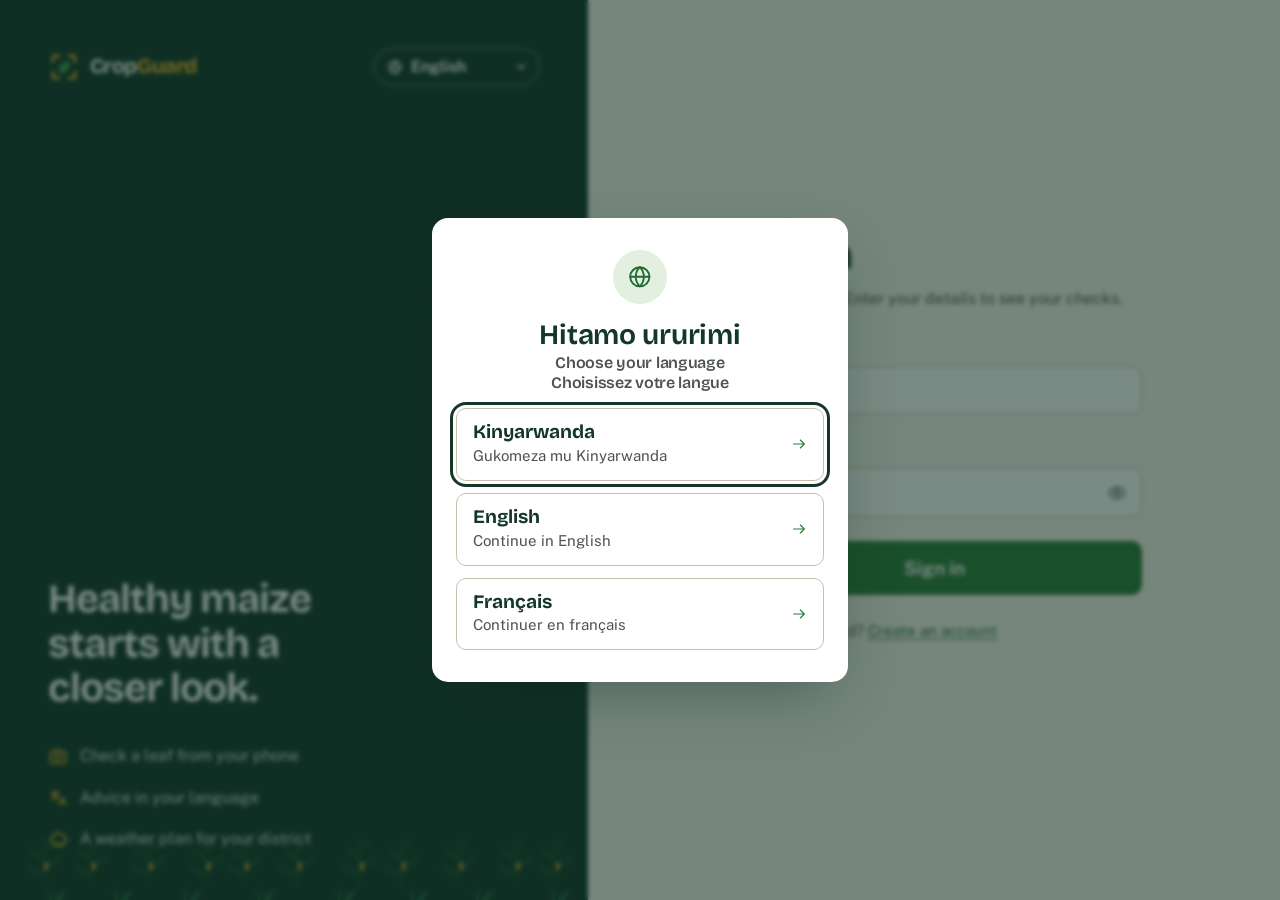
<file: frontend/history.html>
<!DOCTYPE html>
<html lang="en">
<head>
  <meta charset="utf-8">
  <meta name="viewport" content="width=device-width, initial-scale=1, viewport-fit=cover">
  <meta name="theme-color" content="#14372a">
  <meta name="description" content="Your saved checks and results.">
  <title>My checks · CropGuard</title>
  <script>try{var l=localStorage.getItem("cropguard.lang");if(l&&l!=="en"){document.documentElement.classList.add("i18n-pending");setTimeout(function(){document.documentElement.classList.remove("i18n-pending")},2500)}}catch(e){}</script>
  <style>.i18n-pending body{visibility:hidden}</style>
  <script>
  /* Start-up watchdog. A slow connection is NOT an error, so: it waits 20 s, it removes itself the moment the page
     does start, and it speaks up at once only if a script really failed to load or crashed. */
  (function () {
    var onFile = location.protocol === "file:", box = null, crashed = false;
    var ready = function () { return document.documentElement.getAttribute("data-ready"); };
    function show() {
      if (ready() || box) return;
      box = document.createElement("div"); box.className = "boot-warning"; box.setAttribute("role", "alert");
      box.innerHTML = onFile
        ? "<strong>Open CropGuard through a small web server, not by double-clicking the file.</strong><p>Browsers block the page scripts on file:// addresses. Double-click <code>run-frontend.bat</code> (Windows) or run <code>./run-frontend.sh</code> in the project folder, or in the <code>frontend</code> folder run <code>python -m http.server 5500</code> and open <code>http://127.0.0.1:5500</code>.</p>"
        : crashed
          ? "<strong>This page hit a problem while starting.</strong><p>Press Ctrl+Shift+R to reload. If it still looks wrong, open the browser console (F12) and look for a red error message.</p>"
          : "<strong>This page is taking a while to start.</strong><p>Your connection may be slow. Please wait a little, or press Ctrl+Shift+R to reload.</p>";
      (document.body || document.documentElement).appendChild(box);
    }
    var failed = function () { crashed = true; setTimeout(show, 1500); };
    window.addEventListener("error", function (e) { if (!ready() && (e.target && e.target.tagName === "SCRIPT" || e.message)) failed(); }, true);
    window.addEventListener("unhandledrejection", function () { if (!ready()) failed(); });
    setInterval(function () { if (box && ready()) { box.remove(); box = null; } }, 500);   // the page did start after all
    setTimeout(show, onFile ? 500 : 20000);
  })();
  </script>
  <link rel="icon" href="assets/favicon.svg" type="image/svg+xml">
  <link rel="preload" href="assets/fonts/public-sans.woff2" as="font" type="font/woff2" crossorigin>
  <link rel="preload" href="assets/fonts/bricolage-grotesque.woff2" as="font" type="font/woff2" crossorigin>
  <link rel="stylesheet" href="css/tokens.css">
  <link rel="stylesheet" href="css/base.css">
  <link rel="stylesheet" href="css/layout.css">
  <link rel="stylesheet" href="css/components.css">
  <link rel="stylesheet" href="css/pages.css">
  <link rel="stylesheet" href="css/story.css">
  <link rel="stylesheet" href="css/polish.css">
  <link rel="modulepreload" href="js/pages/history.js">
  <link rel="modulepreload" href="js/api.js">
  <link rel="modulepreload" href="js/config.js">
  <link rel="modulepreload" href="js/auth.js">
  <link rel="modulepreload" href="js/mock.js">
  <link rel="modulepreload" href="js/components/shell.js">
  <link rel="modulepreload" href="js/components/icons.js">
  <link rel="modulepreload" href="js/session.js">
  <link rel="modulepreload" href="js/components/format.js">
  <link rel="modulepreload" href="js/i18n.js">
  <link rel="modulepreload" href="js/i18n/rw.js">
  <link rel="modulepreload" href="js/i18n/fr.js">
  <link rel="modulepreload" href="js/components/dialog.js">
  <link rel="modulepreload" href="js/components/lang-ui.js">
  <link rel="modulepreload" href="js/components/checks.js">
  <link rel="modulepreload" href="js/components/image.js">
  <link rel="modulepreload" href="js/components/forms.js">
  <link rel="modulepreload" href="js/components/toast.js">
</head>
<body class="app" data-page="history">
  <a class="skip-link" href="#main">Skip to main content</a>
  <main class="app-main" id="main" tabindex="-1">
    <div class="page">
      <header class="page-head">
        <div><h1>My checks</h1><p id="history-sub">Every photo you have checked, newest first.</p></div>
        <a class="btn" href="detect.html"><svg class="icon" aria-hidden="true"><use href="#i-camera"/></svg>Check a plant</a>
      </header>
      <div class="toolbar" id="toolbar" hidden>
        <div class="field"><label for="filter">Show</label><select class="select" id="filter"><option value="">All results</option></select></div>
        <div class="field"><label for="sort">Sort by</label>
          <select class="select" id="sort"><option value="new">Newest first</option><option value="old">Oldest first</option><option value="conf">Highest confidence</option></select></div>
        <p class="toolbar-count" id="count" aria-live="polite"></p>
      </div>
      <div class="check-grid" id="grid" aria-live="polite" aria-busy="true"></div>
      <div class="empty" id="empty" hidden>
        <img class="empty-art" src="assets/images/seedling.svg" alt="" width="200" height="150">
        <h2>No checks yet</h2>
        <p>Photograph a leaf and your result will be saved here.</p>
        <a class="btn" href="detect.html">Check your first plant</a>
      </div>
      <div class="empty" id="no-match" hidden><h2>Nothing matches this filter</h2><p>Try a different result type.</p><button class="btn btn--secondary" id="clear-filter" type="button">Show all results</button></div>
      <div class="load-more"><button class="btn btn--secondary" id="load-more" type="button" hidden>Load more checks</button></div>

      <dialog class="modal" id="detail" aria-labelledby="detail-title">
        <div class="modal-head"><h2 id="detail-title">Check details</h2><button type="button" class="icon-btn" data-close aria-label="Close"><svg class="icon" aria-hidden="true"><use href="#i-x"/></svg></button></div>
        <div class="modal-body" id="detail-body"></div>
      </dialog>
    </div>
  </main>
  <script type="module" src="js/pages/history.js"></script>
</body>
</html>
</file>
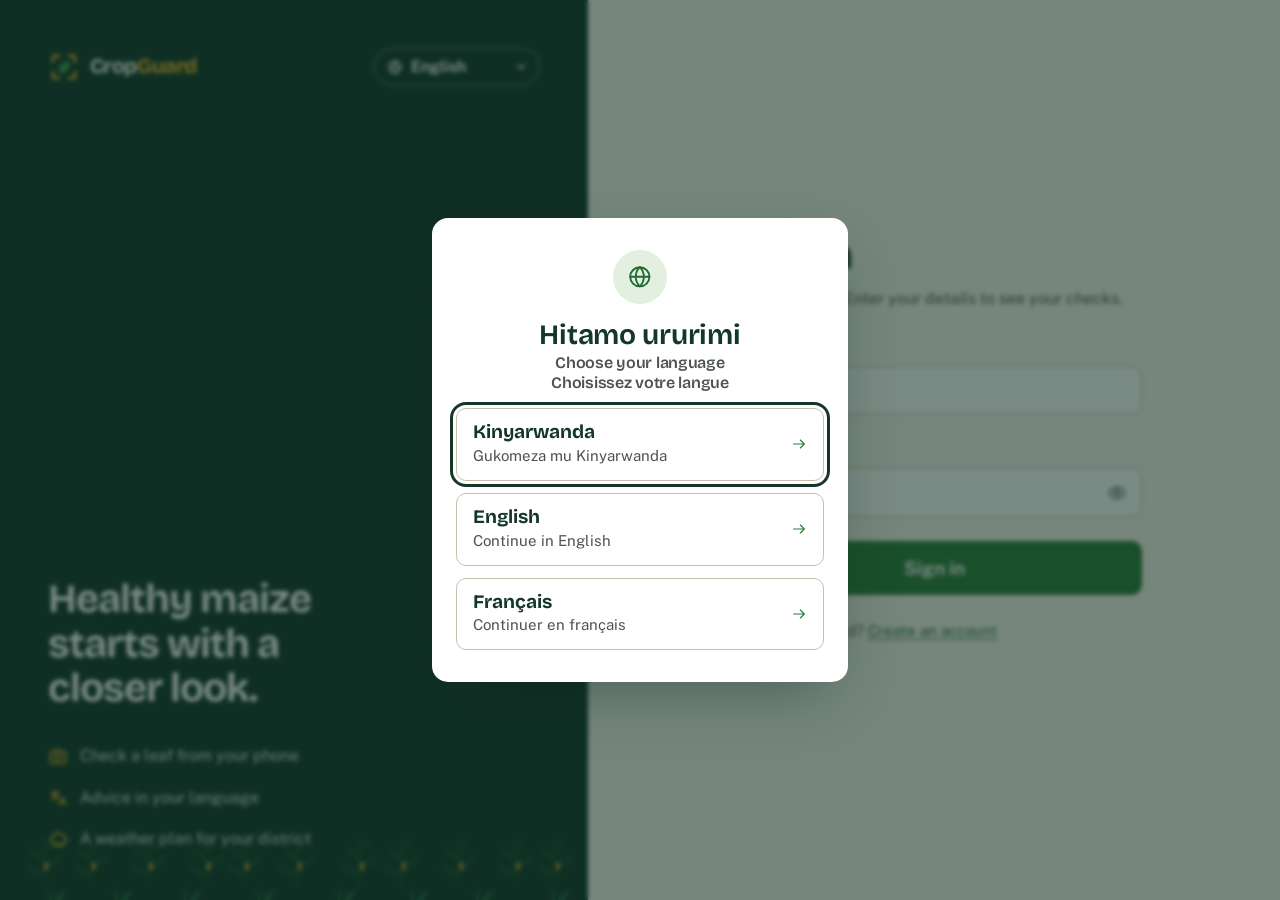
<file: frontend/login.html>
<!DOCTYPE html>
<html lang="en">
<head>
  <meta charset="utf-8">
  <meta name="viewport" content="width=device-width, initial-scale=1, viewport-fit=cover">
  <meta name="theme-color" content="#14372a">
  <meta name="description" content="Sign in to CropGuard to check your maize and see your history.">
  <title>Sign in · CropGuard</title>
  <script>try{var l=localStorage.getItem("cropguard.lang");if(l&&l!=="en"){document.documentElement.classList.add("i18n-pending");setTimeout(function(){document.documentElement.classList.remove("i18n-pending")},2500)}}catch(e){}</script>
  <style>.i18n-pending body{visibility:hidden}</style>
  <script>
  /* Start-up watchdog. A slow connection is NOT an error, so: it waits 20 s, it removes itself the moment the page
     does start, and it speaks up at once only if a script really failed to load or crashed. */
  (function () {
    var onFile = location.protocol === "file:", box = null, crashed = false;
    var ready = function () { return document.documentElement.getAttribute("data-ready"); };
    function show() {
      if (ready() || box) return;
      box = document.createElement("div"); box.className = "boot-warning"; box.setAttribute("role", "alert");
      box.innerHTML = onFile
        ? "<strong>Open CropGuard through a small web server, not by double-clicking the file.</strong><p>Browsers block the page scripts on file:// addresses. Double-click <code>run-frontend.bat</code> (Windows) or run <code>./run-frontend.sh</code> in the project folder, or in the <code>frontend</code> folder run <code>python -m http.server 5500</code> and open <code>http://127.0.0.1:5500</code>.</p>"
        : crashed
          ? "<strong>This page hit a problem while starting.</strong><p>Press Ctrl+Shift+R to reload. If it still looks wrong, open the browser console (F12) and look for a red error message.</p>"
          : "<strong>This page is taking a while to start.</strong><p>Your connection may be slow. Please wait a little, or press Ctrl+Shift+R to reload.</p>";
      (document.body || document.documentElement).appendChild(box);
    }
    var failed = function () { crashed = true; setTimeout(show, 1500); };
    window.addEventListener("error", function (e) { if (!ready() && (e.target && e.target.tagName === "SCRIPT" || e.message)) failed(); }, true);
    window.addEventListener("unhandledrejection", function () { if (!ready()) failed(); });
    setInterval(function () { if (box && ready()) { box.remove(); box = null; } }, 500);   // the page did start after all
    setTimeout(show, onFile ? 500 : 20000);
  })();
  </script>
  <link rel="icon" href="assets/favicon.svg" type="image/svg+xml">
  <link rel="preload" href="assets/fonts/public-sans.woff2" as="font" type="font/woff2" crossorigin>
  <link rel="preload" href="assets/fonts/bricolage-grotesque.woff2" as="font" type="font/woff2" crossorigin>
  <link rel="stylesheet" href="css/tokens.css">
  <link rel="stylesheet" href="css/base.css">
  <link rel="stylesheet" href="css/layout.css">
  <link rel="stylesheet" href="css/components.css">
  <link rel="stylesheet" href="css/pages.css">
  <link rel="stylesheet" href="css/story.css">
  <link rel="stylesheet" href="css/polish.css">
  <link rel="modulepreload" href="js/pages/login.js">
  <link rel="modulepreload" href="js/api.js">
  <link rel="modulepreload" href="js/config.js">
  <link rel="modulepreload" href="js/auth.js">
  <link rel="modulepreload" href="js/mock.js">
  <link rel="modulepreload" href="js/components/shell.js">
  <link rel="modulepreload" href="js/components/icons.js">
  <link rel="modulepreload" href="js/session.js">
  <link rel="modulepreload" href="js/components/format.js">
  <link rel="modulepreload" href="js/i18n.js">
  <link rel="modulepreload" href="js/i18n/rw.js">
  <link rel="modulepreload" href="js/i18n/fr.js">
  <link rel="modulepreload" href="js/components/dialog.js">
  <link rel="modulepreload" href="js/components/lang-ui.js">
  <link rel="modulepreload" href="js/components/forms.js">
</head>
<body class="public auth-page" data-page="login">
  <a class="skip-link" href="#main">Skip to main content</a>
  <div class="auth">
    <aside class="auth-aside on-dark">
      <div class="auth-aside-top"><a class="brand" href="index.html" aria-label="CropGuard home"><span data-brand></span></a><span data-lang-switch></span></div>
      <div class="auth-aside-copy">
        <h2>Healthy maize starts with a closer look.</h2>
        <ul>
          <li><svg class="icon" aria-hidden="true"><use href="#i-camera"/></svg>Check a leaf from your phone</li>
          <li><svg class="icon" aria-hidden="true"><use href="#i-language"/></svg>Advice in your language</li>
          <li><svg class="icon" aria-hidden="true"><use href="#i-cloud"/></svg>A weather plan for your district</li>
        </ul>
      </div>
    </aside>
    <main class="auth-main" id="main" tabindex="-1">
      <div class="auth-card">
        <h1>Sign in</h1>
        <p class="muted">Welcome back. Enter your details to see your checks.</p>
        <div class="alert alert--info" id="expired-note" role="status" hidden><svg class="icon" aria-hidden="true"><use href="#i-info"/></svg><p>Your session ended. Please sign in again.</p></div>
        <form class="form" id="login-form" novalidate>
          <div class="alert alert--error" data-form-error role="alert" hidden><svg class="icon" aria-hidden="true"><use href="#i-alert"/></svg><p data-form-error-text></p></div>
          <div class="field"><label for="username">Username</label><input class="input" id="username" name="username" autocomplete="username" autocapitalize="none" spellcheck="false" aria-describedby="username-error" required><p class="field-error" id="username-error"><svg class="icon icon--sm" aria-hidden="true"><use href="#i-alert"/></svg><span></span></p></div>
          <div class="field"><label for="password">Password</label>
            <div class="input-group"><input class="input" id="password" name="password" type="password" autocomplete="current-password" aria-describedby="password-error" required>
              <button class="icon-btn" type="button" id="toggle-pw" aria-label="Show password" aria-pressed="false"><svg class="icon" aria-hidden="true"><use href="#i-eye"/></svg></button></div><p class="field-error" id="password-error"><svg class="icon icon--sm" aria-hidden="true"><use href="#i-alert"/></svg><span></span></p></div>
          <button class="btn btn--lg btn--block" type="submit">Sign in</button>
        </form>
        <p class="auth-alt">New to CropGuard? <a href="register.html">Create an account</a></p>
      </div>
    </main>
  </div>
  <script type="module" src="js/pages/login.js"></script>
</body>
</html>
</file>
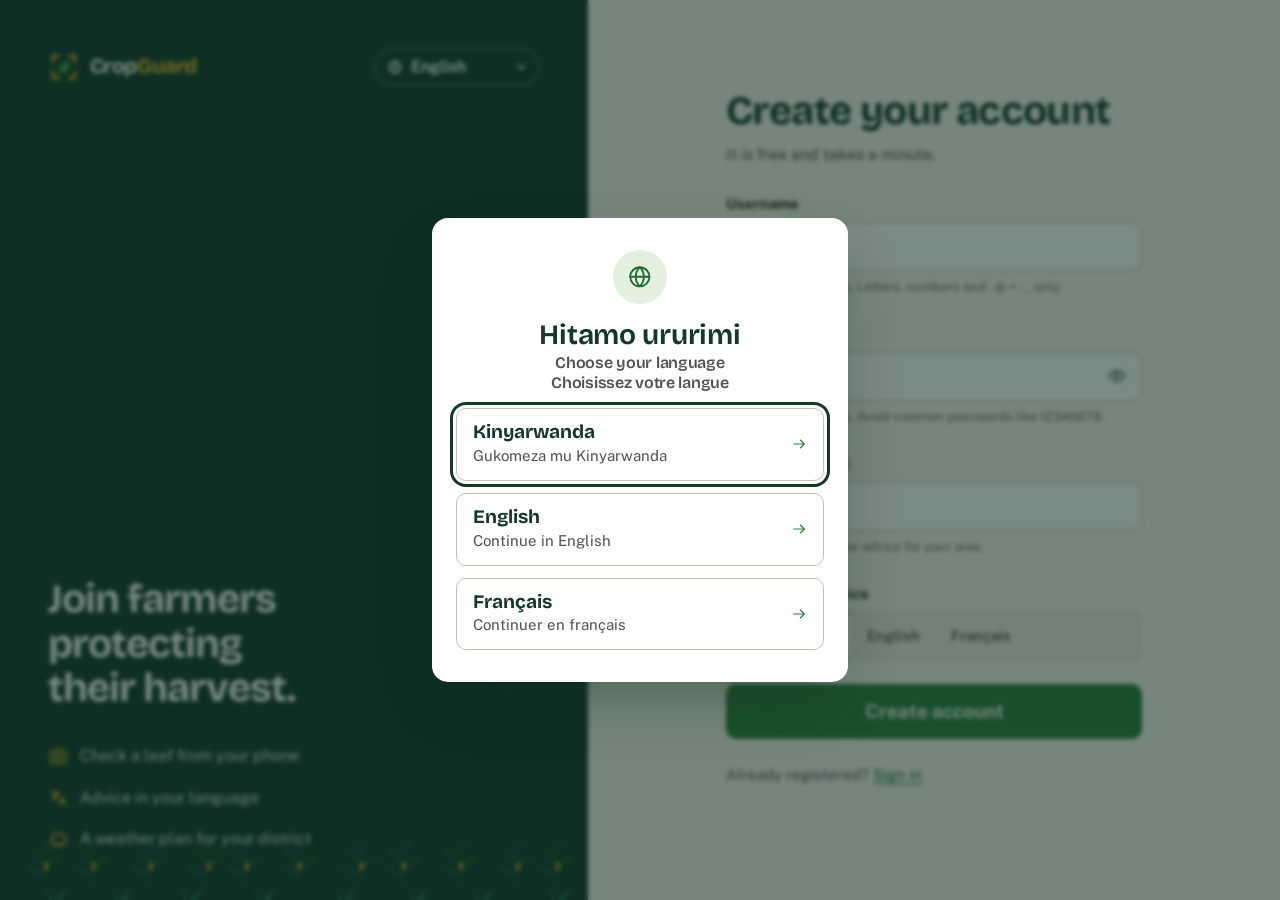
<file: frontend/register.html>
<!DOCTYPE html>
<html lang="en">
<head>
  <meta charset="utf-8">
  <meta name="viewport" content="width=device-width, initial-scale=1, viewport-fit=cover">
  <meta name="theme-color" content="#14372a">
  <meta name="description" content="Create a free CropGuard account.">
  <title>Create account · CropGuard</title>
  <script>try{var l=localStorage.getItem("cropguard.lang");if(l&&l!=="en"){document.documentElement.classList.add("i18n-pending");setTimeout(function(){document.documentElement.classList.remove("i18n-pending")},2500)}}catch(e){}</script>
  <style>.i18n-pending body{visibility:hidden}</style>
  <script>
  /* Start-up watchdog. A slow connection is NOT an error, so: it waits 20 s, it removes itself the moment the page
     does start, and it speaks up at once only if a script really failed to load or crashed. */
  (function () {
    var onFile = location.protocol === "file:", box = null, crashed = false;
    var ready = function () { return document.documentElement.getAttribute("data-ready"); };
    function show() {
      if (ready() || box) return;
      box = document.createElement("div"); box.className = "boot-warning"; box.setAttribute("role", "alert");
      box.innerHTML = onFile
        ? "<strong>Open CropGuard through a small web server, not by double-clicking the file.</strong><p>Browsers block the page scripts on file:// addresses. Double-click <code>run-frontend.bat</code> (Windows) or run <code>./run-frontend.sh</code> in the project folder, or in the <code>frontend</code> folder run <code>python -m http.server 5500</code> and open <code>http://127.0.0.1:5500</code>.</p>"
        : crashed
          ? "<strong>This page hit a problem while starting.</strong><p>Press Ctrl+Shift+R to reload. If it still looks wrong, open the browser console (F12) and look for a red error message.</p>"
          : "<strong>This page is taking a while to start.</strong><p>Your connection may be slow. Please wait a little, or press Ctrl+Shift+R to reload.</p>";
      (document.body || document.documentElement).appendChild(box);
    }
    var failed = function () { crashed = true; setTimeout(show, 1500); };
    window.addEventListener("error", function (e) { if (!ready() && (e.target && e.target.tagName === "SCRIPT" || e.message)) failed(); }, true);
    window.addEventListener("unhandledrejection", function () { if (!ready()) failed(); });
    setInterval(function () { if (box && ready()) { box.remove(); box = null; } }, 500);   // the page did start after all
    setTimeout(show, onFile ? 500 : 20000);
  })();
  </script>
  <link rel="icon" href="assets/favicon.svg" type="image/svg+xml">
  <link rel="preload" href="assets/fonts/public-sans.woff2" as="font" type="font/woff2" crossorigin>
  <link rel="preload" href="assets/fonts/bricolage-grotesque.woff2" as="font" type="font/woff2" crossorigin>
  <link rel="stylesheet" href="css/tokens.css">
  <link rel="stylesheet" href="css/base.css">
  <link rel="stylesheet" href="css/layout.css">
  <link rel="stylesheet" href="css/components.css">
  <link rel="stylesheet" href="css/pages.css">
  <link rel="stylesheet" href="css/story.css">
  <link rel="stylesheet" href="css/polish.css">
  <link rel="modulepreload" href="js/pages/register.js">
  <link rel="modulepreload" href="js/api.js">
  <link rel="modulepreload" href="js/config.js">
  <link rel="modulepreload" href="js/auth.js">
  <link rel="modulepreload" href="js/mock.js">
  <link rel="modulepreload" href="js/components/shell.js">
  <link rel="modulepreload" href="js/components/icons.js">
  <link rel="modulepreload" href="js/session.js">
  <link rel="modulepreload" href="js/components/format.js">
  <link rel="modulepreload" href="js/i18n.js">
  <link rel="modulepreload" href="js/i18n/rw.js">
  <link rel="modulepreload" href="js/i18n/fr.js">
  <link rel="modulepreload" href="js/components/dialog.js">
  <link rel="modulepreload" href="js/components/lang-ui.js">
  <link rel="modulepreload" href="js/components/forms.js">
  <link rel="modulepreload" href="js/components/lang.js">
</head>
<body class="public auth-page" data-page="register">
  <a class="skip-link" href="#main">Skip to main content</a>
  <div class="auth">
    <aside class="auth-aside on-dark">
      <div class="auth-aside-top"><a class="brand" href="index.html" aria-label="CropGuard home"><span data-brand></span></a><span data-lang-switch></span></div>
      <div class="auth-aside-copy">
        <h2>Join farmers protecting their harvest.</h2>
        <ul>
          <li><svg class="icon" aria-hidden="true"><use href="#i-camera"/></svg>Check a leaf from your phone</li>
          <li><svg class="icon" aria-hidden="true"><use href="#i-language"/></svg>Advice in your language</li>
          <li><svg class="icon" aria-hidden="true"><use href="#i-cloud"/></svg>A weather plan for your district</li>
        </ul>
      </div>
    </aside>
    <main class="auth-main" id="main" tabindex="-1">
      <div class="auth-card">
        <h1>Create your account</h1>
        <p class="muted">It is free and takes a minute.</p>
        <form class="form" id="register-form" novalidate>
          <div class="alert alert--error" data-form-error role="alert" hidden><svg class="icon" aria-hidden="true"><use href="#i-alert"/></svg><p data-form-error-text></p></div>
          <div class="field"><label for="username">Username</label><input class="input" id="username" name="username" autocomplete="username" autocapitalize="none" spellcheck="false" aria-describedby="username-hint username-error" required><p class="hint" id="username-hint">At least 3 characters. Letters, numbers and . @ + - _ only.</p><p class="field-error" id="username-error"><svg class="icon icon--sm" aria-hidden="true"><use href="#i-alert"/></svg><span></span></p></div>
          <div class="field"><label for="password">Password</label>
            <div class="input-group"><input class="input" id="password" name="password" type="password" autocomplete="new-password" aria-describedby="password-hint password-error" required>
              <button class="icon-btn" type="button" id="toggle-pw" aria-label="Show password" aria-pressed="false"><svg class="icon" aria-hidden="true"><use href="#i-eye"/></svg></button></div>
            <p class="hint" id="password-hint">At least 8 characters. Avoid common passwords like 12345678.</p><p class="field-error" id="password-error"><svg class="icon icon--sm" aria-hidden="true"><use href="#i-alert"/></svg><span></span></p></div>
          <div class="field"><label for="district">District <span class="faint">(optional)</span></label><input class="input" id="district" name="district" list="districts" autocomplete="off" placeholder="e.g. Musanze" aria-describedby="district-hint district-error"><datalist id="districts"></datalist><p class="hint" id="district-hint">Used to show weather advice for your area.</p><p class="field-error" id="district-error"><svg class="icon icon--sm" aria-hidden="true"><use href="#i-alert"/></svg><span></span></p></div>
          <fieldset class="field" style="border:0;padding:0;margin:0"><legend class="label" style="padding:0;margin-bottom:.4rem">Language for advice</legend>
            <div class="segmented" id="lang-seg" role="radiogroup" aria-label="Language for advice"></div></fieldset>
          <button class="btn btn--lg btn--block" type="submit">Create account</button>
        </form>
        <p class="auth-alt">Already registered? <a href="login.html">Sign in</a></p>
      </div>
    </main>
  </div>
  <script type="module" src="js/pages/register.js"></script>
</body>
</html>
</file>
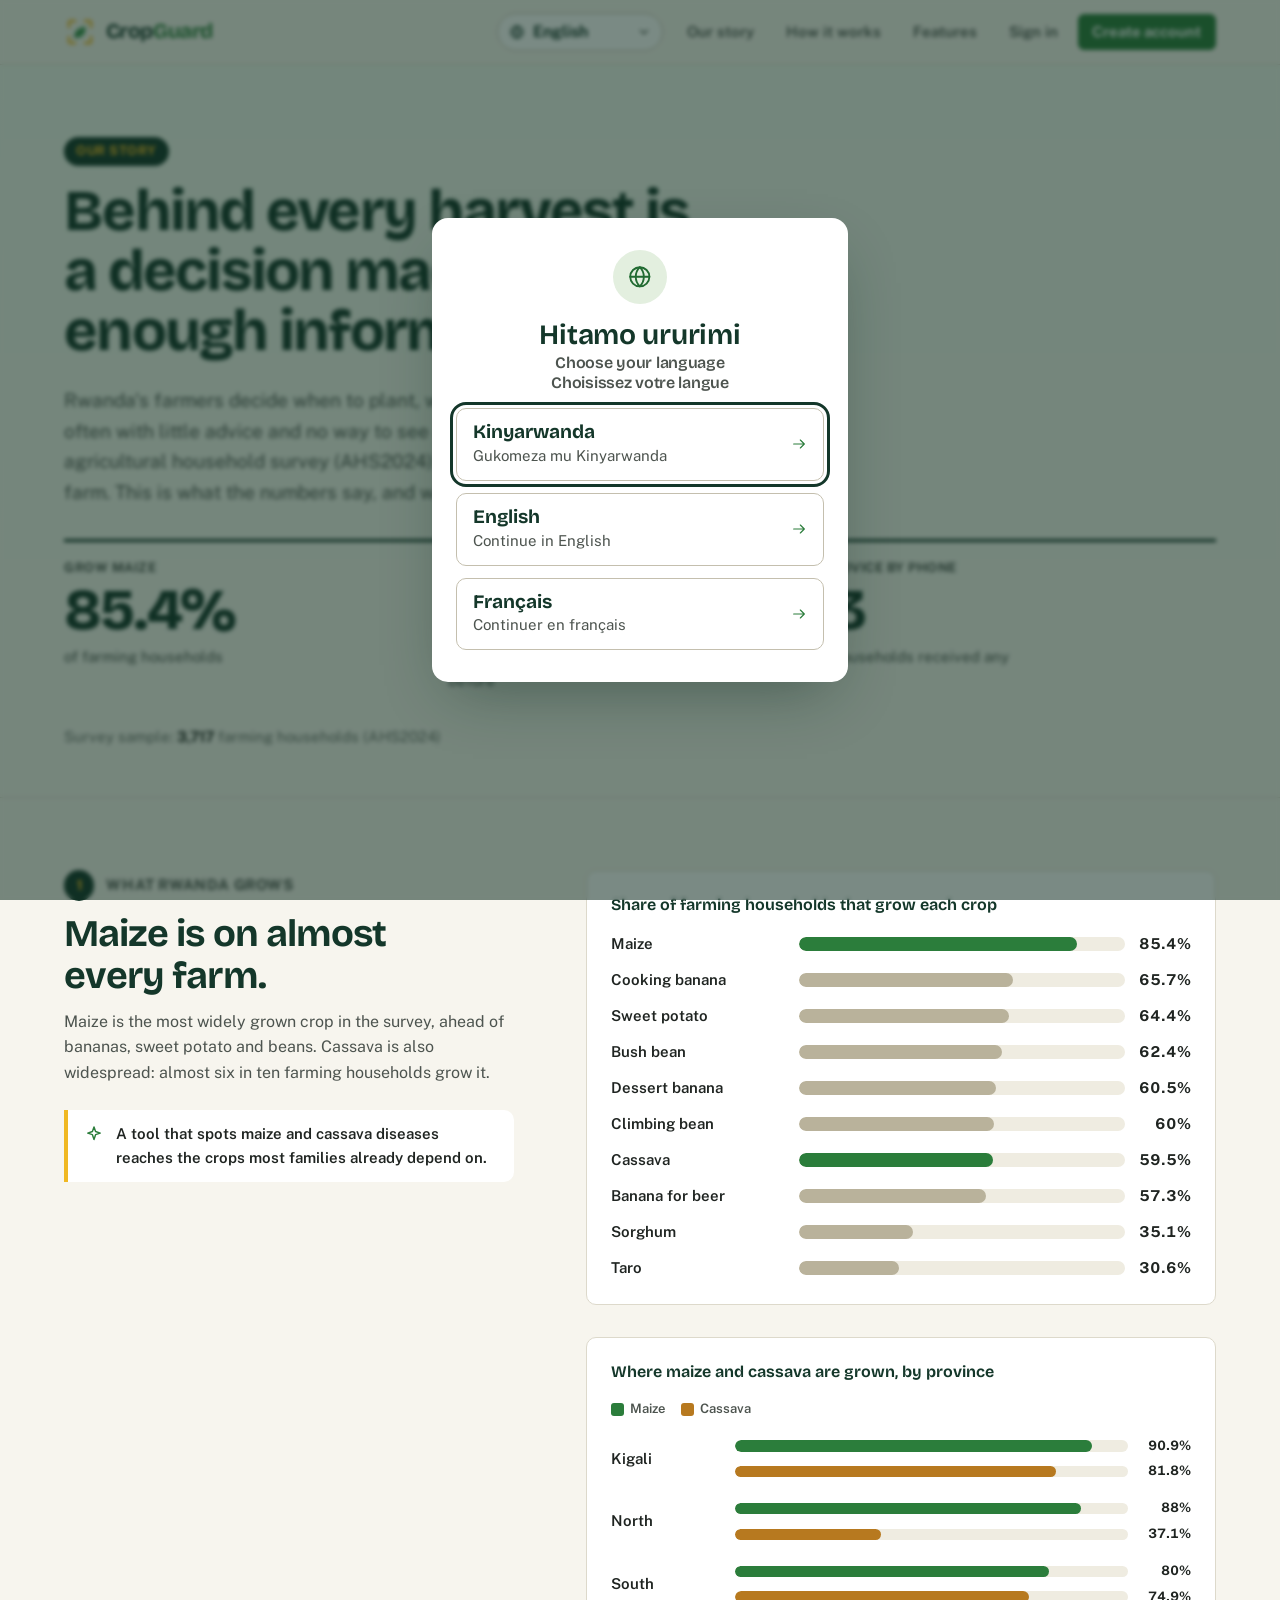
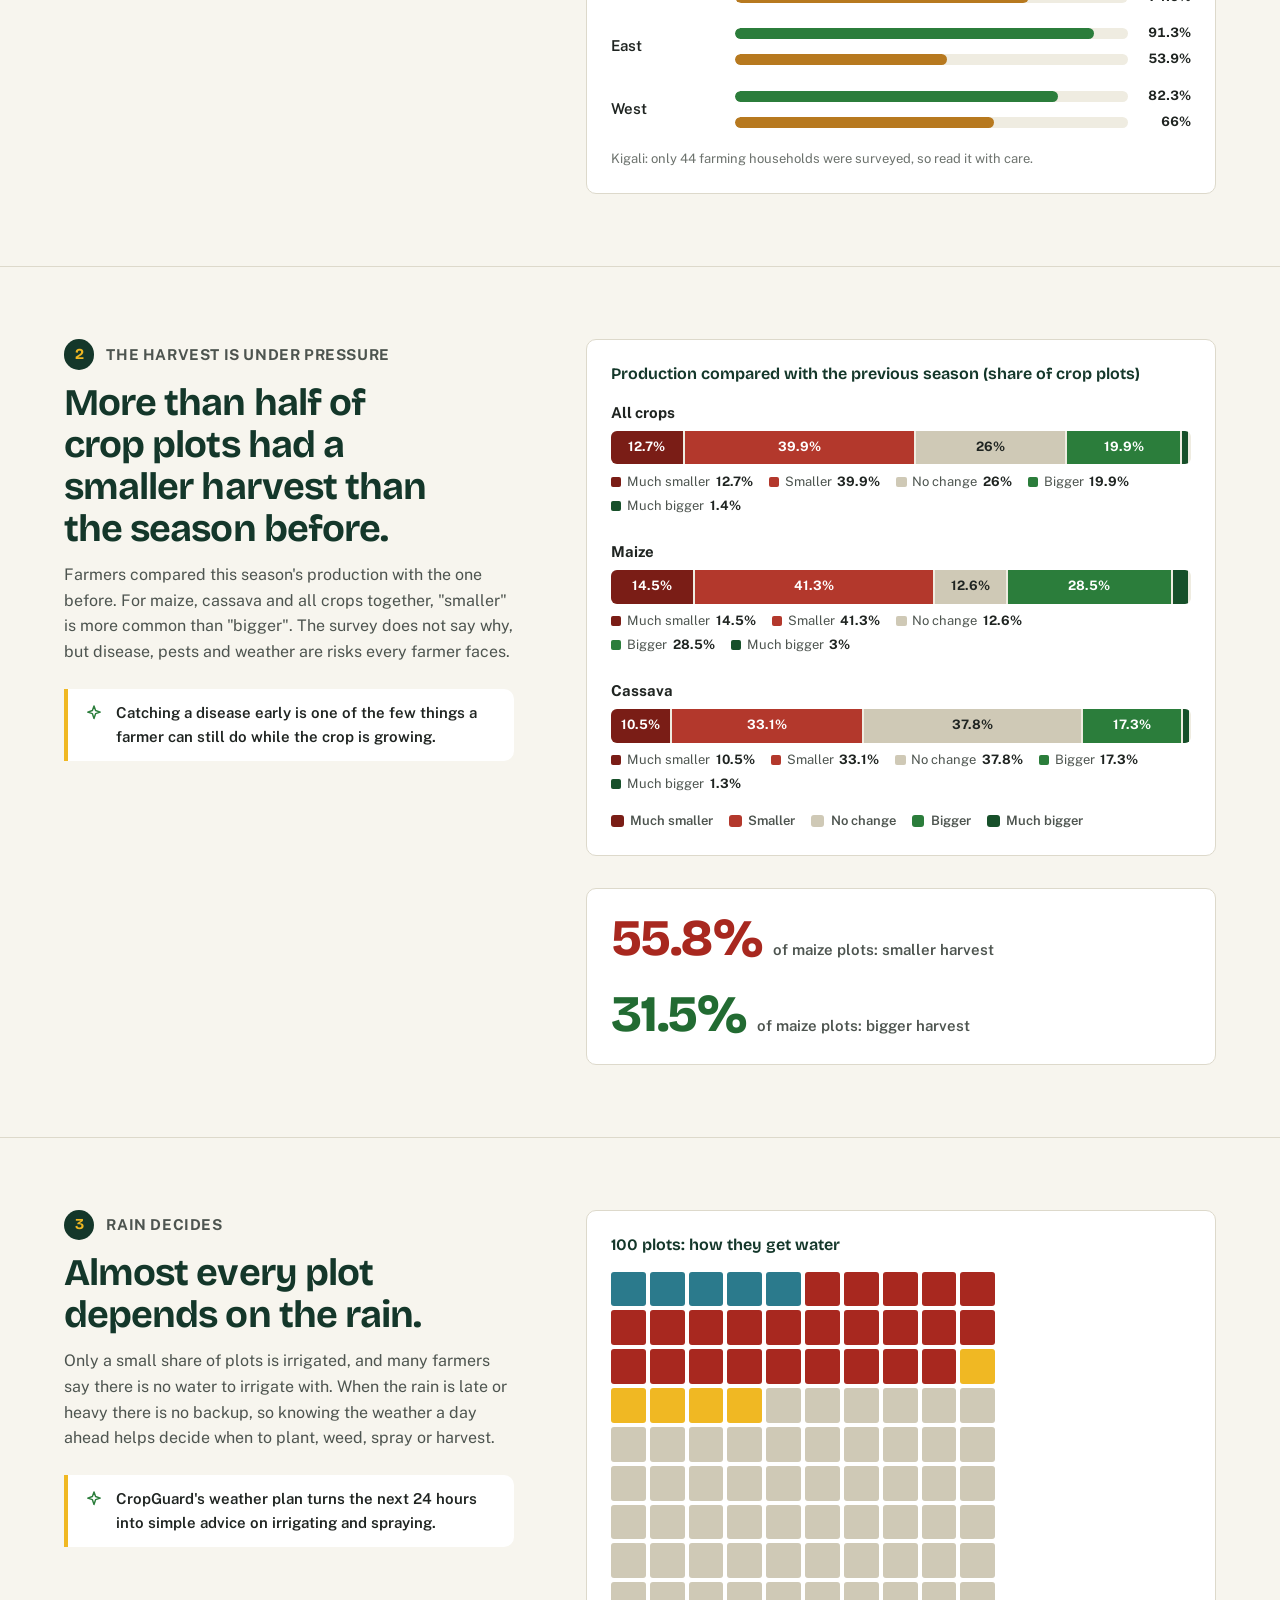
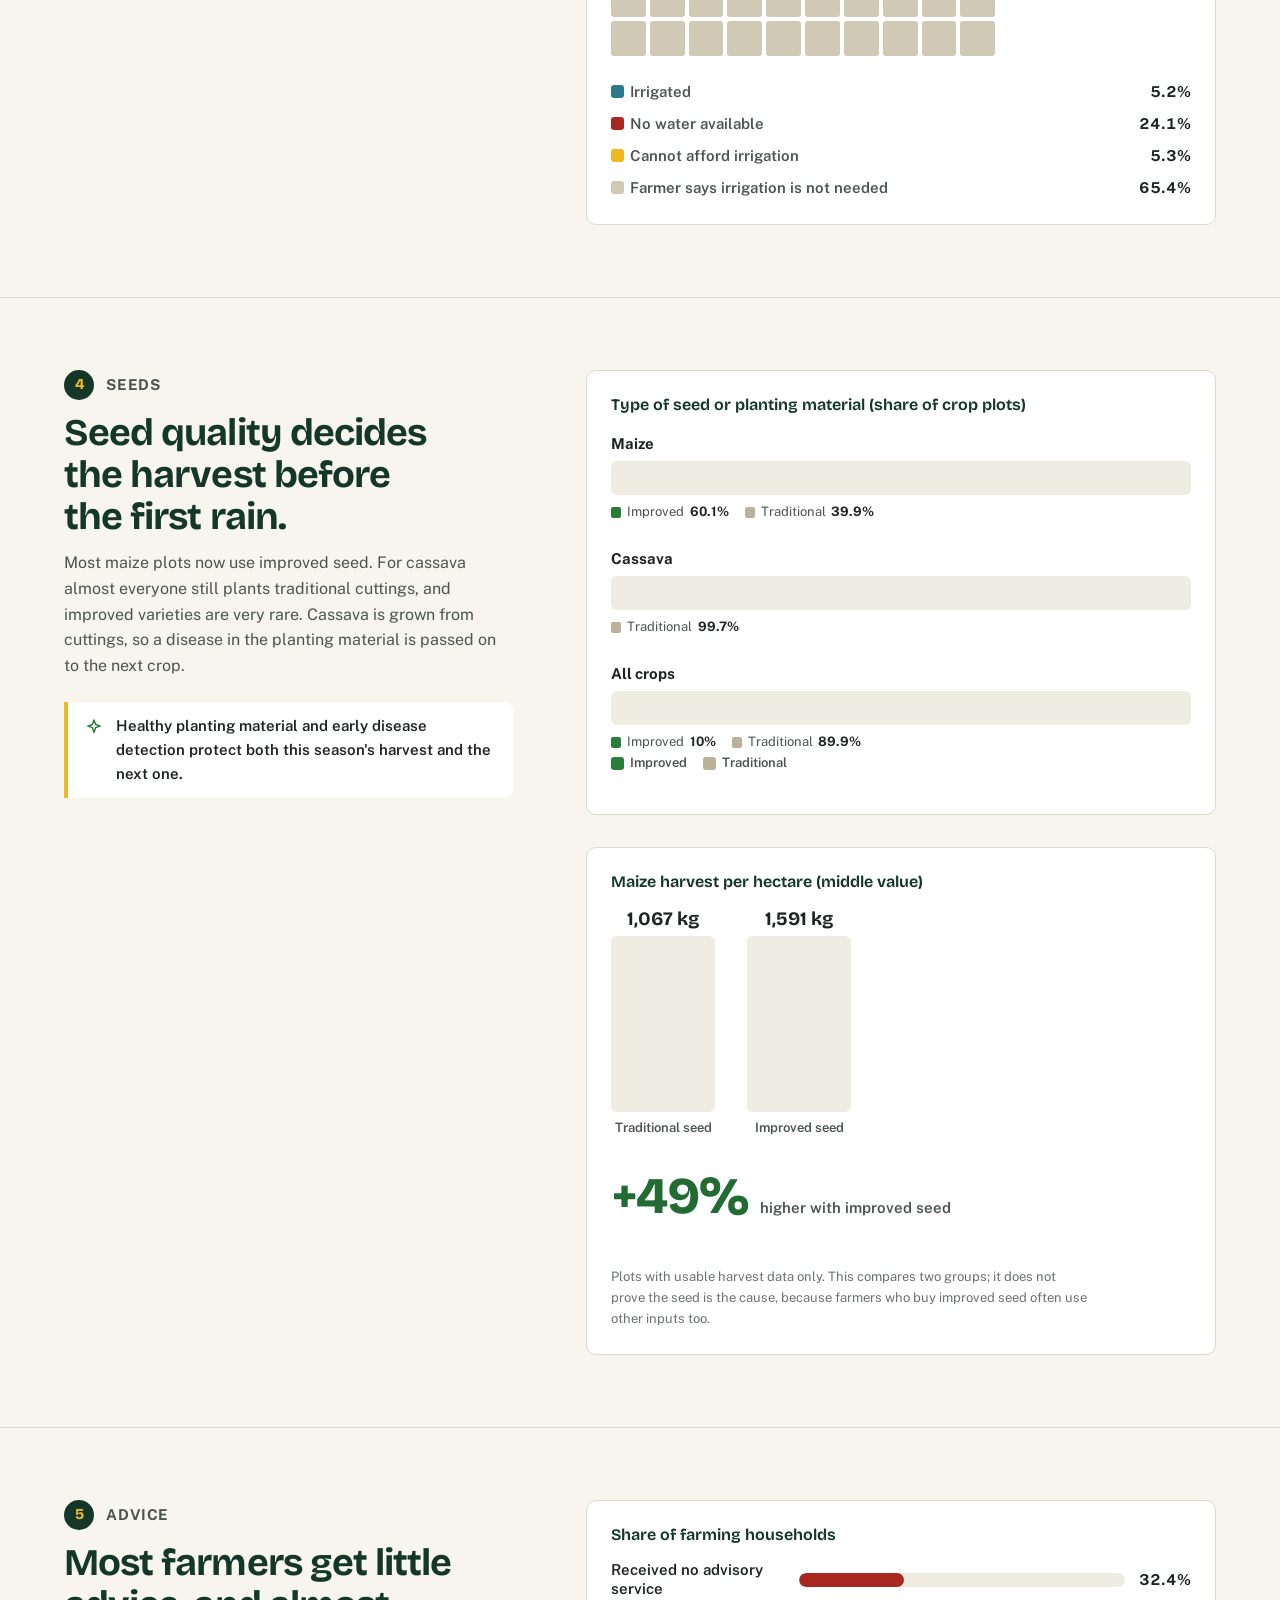
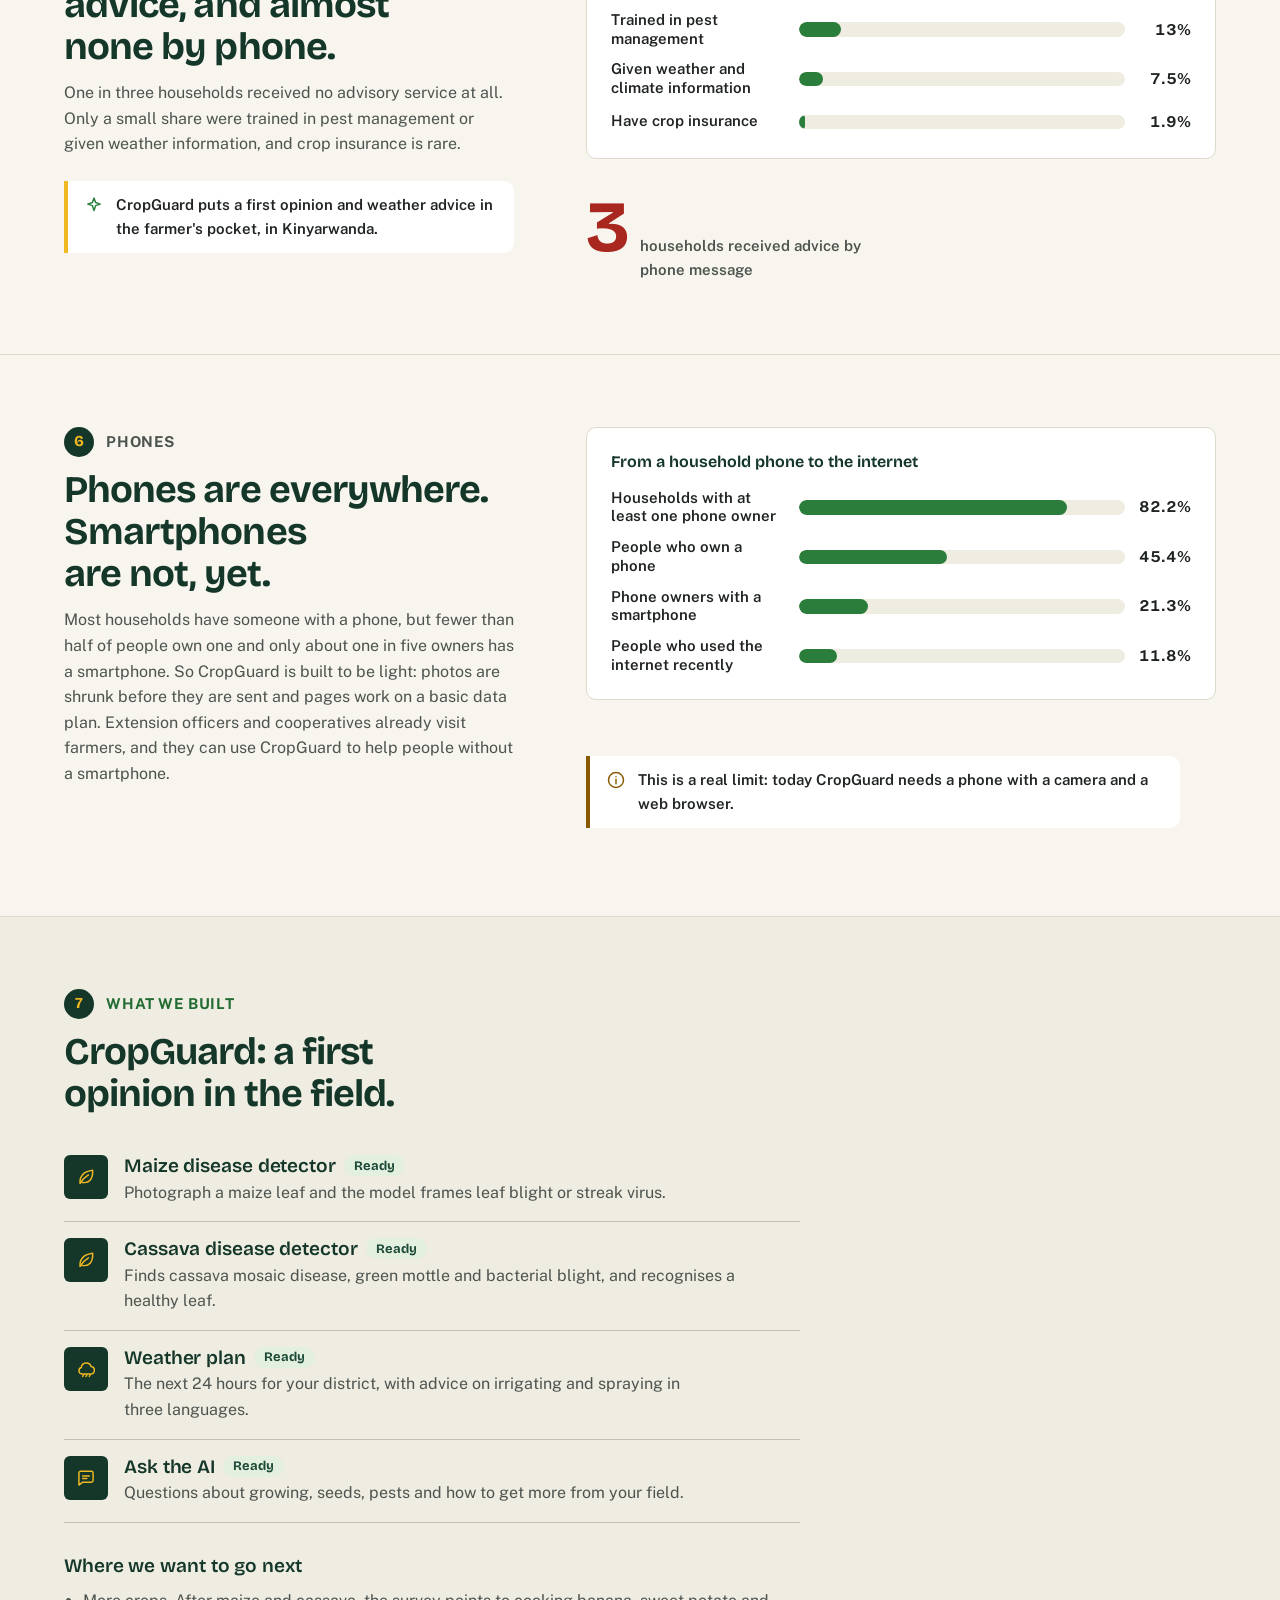
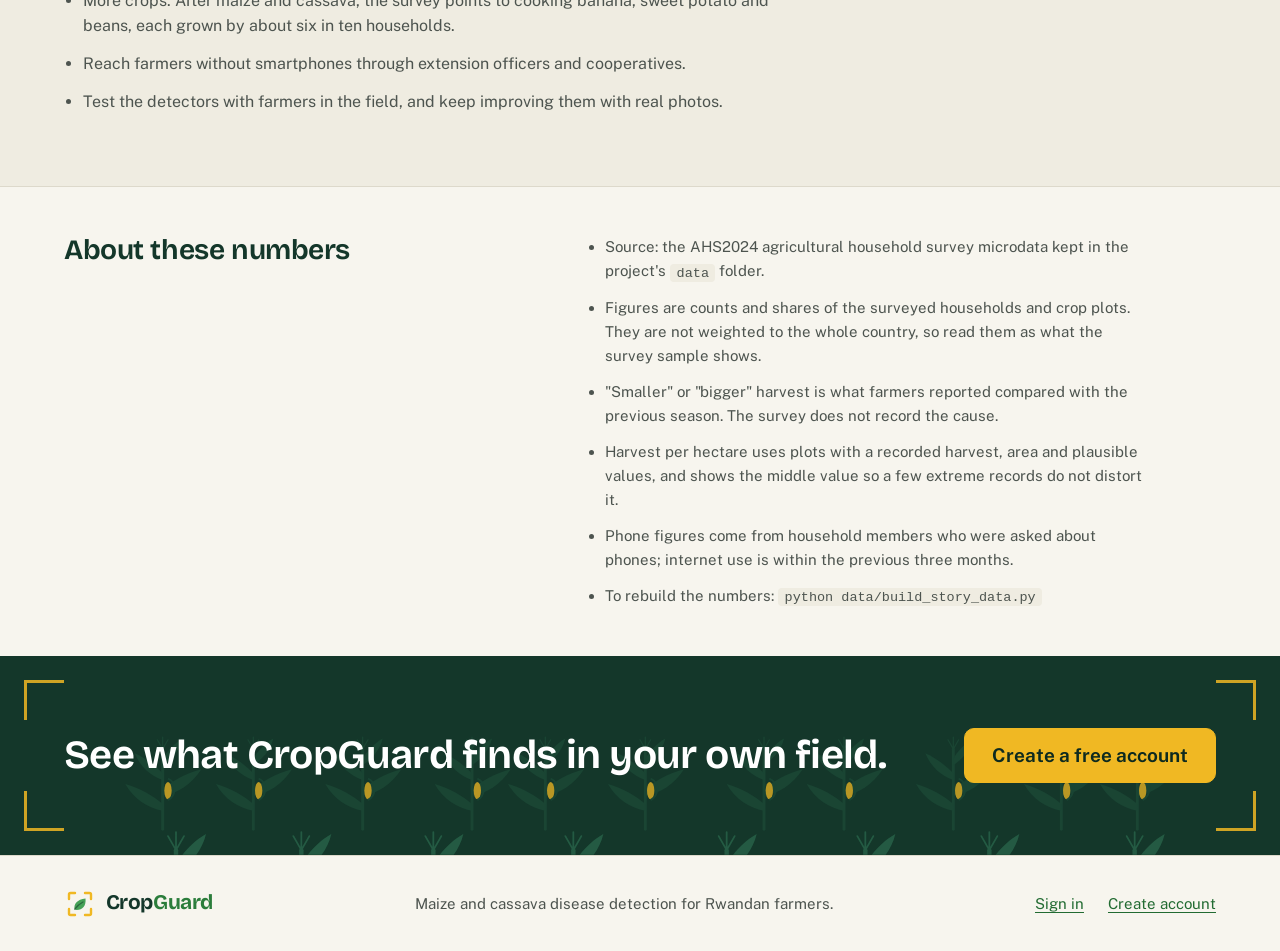
<file: frontend/story.html>
<!DOCTYPE html>
<html lang="en">
<head>
  <meta charset="utf-8">
  <meta name="viewport" content="width=device-width, initial-scale=1, viewport-fit=cover">
  <meta name="theme-color" content="#14372a">
  <meta name="description" content="Why CropGuard exists: what Rwandan farmers grow, what is going wrong, and who is helping, shown with data from the AHS2024 survey.">
  <title>Our story · CropGuard</title>
  <script>try{var l=localStorage.getItem("cropguard.lang");if(l&&l!=="en"){document.documentElement.classList.add("i18n-pending");setTimeout(function(){document.documentElement.classList.remove("i18n-pending")},2500)}}catch(e){}</script>
  <style>.i18n-pending body{visibility:hidden}</style>
  <script>
  /* Start-up watchdog. A slow connection is NOT an error, so: it waits 20 s, it removes itself the moment the page
     does start, and it speaks up at once only if a script really failed to load or crashed. */
  (function () {
    var onFile = location.protocol === "file:", box = null, crashed = false;
    var ready = function () { return document.documentElement.getAttribute("data-ready"); };
    function show() {
      if (ready() || box) return;
      box = document.createElement("div"); box.className = "boot-warning"; box.setAttribute("role", "alert");
      box.innerHTML = onFile
        ? "<strong>Open CropGuard through a small web server, not by double-clicking the file.</strong><p>Browsers block the page scripts on file:// addresses. Double-click <code>run-frontend.bat</code> (Windows) or run <code>./run-frontend.sh</code> in the project folder, or in the <code>frontend</code> folder run <code>python -m http.server 5500</code> and open <code>http://127.0.0.1:5500</code>.</p>"
        : crashed
          ? "<strong>This page hit a problem while starting.</strong><p>Press Ctrl+Shift+R to reload. If it still looks wrong, open the browser console (F12) and look for a red error message.</p>"
          : "<strong>This page is taking a while to start.</strong><p>Your connection may be slow. Please wait a little, or press Ctrl+Shift+R to reload.</p>";
      (document.body || document.documentElement).appendChild(box);
    }
    var failed = function () { crashed = true; setTimeout(show, 1500); };
    window.addEventListener("error", function (e) { if (!ready() && (e.target && e.target.tagName === "SCRIPT" || e.message)) failed(); }, true);
    window.addEventListener("unhandledrejection", function () { if (!ready()) failed(); });
    setInterval(function () { if (box && ready()) { box.remove(); box = null; } }, 500);   // the page did start after all
    setTimeout(show, onFile ? 500 : 20000);
  })();
  </script>
  <link rel="icon" href="assets/favicon.svg" type="image/svg+xml">
  <link rel="preload" href="assets/fonts/public-sans.woff2" as="font" type="font/woff2" crossorigin>
  <link rel="preload" href="assets/fonts/bricolage-grotesque.woff2" as="font" type="font/woff2" crossorigin>
  <link rel="stylesheet" href="css/tokens.css">
  <link rel="stylesheet" href="css/base.css">
  <link rel="stylesheet" href="css/layout.css">
  <link rel="stylesheet" href="css/components.css">
  <link rel="stylesheet" href="css/pages.css">
  <link rel="stylesheet" href="css/story.css">
  <link rel="stylesheet" href="css/polish.css">
  <link rel="modulepreload" href="js/pages/story.js">
  <link rel="modulepreload" href="js/auth.js">
  <link rel="modulepreload" href="js/components/shell.js">
  <link rel="modulepreload" href="js/components/icons.js">
  <link rel="modulepreload" href="js/config.js">
  <link rel="modulepreload" href="js/session.js">
  <link rel="modulepreload" href="js/api.js">
  <link rel="modulepreload" href="js/mock.js">
  <link rel="modulepreload" href="js/components/format.js">
  <link rel="modulepreload" href="js/i18n.js">
  <link rel="modulepreload" href="js/i18n/rw.js">
  <link rel="modulepreload" href="js/i18n/fr.js">
  <link rel="modulepreload" href="js/components/dialog.js">
  <link rel="modulepreload" href="js/components/lang-ui.js">
  <link rel="modulepreload" href="js/components/story-charts.js">
</head>
<body class="public" data-page="story">
  <a class="skip-link" href="#main">Skip to main content</a>
  <header id="site-header"></header>
  <main id="main" tabindex="-1">
    <section class="story-hero">
      <div class="container">
        <p class="kicker">Our story</p>
        <h1>Behind every harvest is a decision made without enough information.</h1>
        <p class="lead">Rwanda's farmers decide when to plant, which seed to use and when to spray, often with little advice and no way to see a disease early. We studied the national agricultural household survey (AHS2024) to see what is really happening on the farm. This is what the numbers say, and why we built CropGuard.</p>
        <dl class="big-stats">
          <div><dt>Grow maize</dt><dd><span data-bind="maize.share" data-fmt="pct"></span><small>of farming households</small></dd></div>
          <div><dt>Smaller harvest</dt><dd><span data-bind="production_change.all.down" data-fmt="pct"></span><small>of crop plots, compared with the season before</small></dd></div>
          <div><dt>Advice by phone</dt><dd><span data-bind="advice.via_phone_message_households" data-fmt="int"></span><small>households received any</small></dd></div>
        </dl>
        <p class="source-line"><span>Survey sample:</span> <strong data-bind="households" data-fmt="int"></strong> <span>farming households (AHS2024)</span></p>
      </div>
    </section>
    <section class="chapter reveal" id="grown" aria-labelledby="grown-title">
      <div class="container chapter-grid">
        <div class="chapter-text">
          <p class="chapter-label"><span class="chapter-no" aria-hidden="true">1</span>What Rwanda grows</p>
          <h2 id="grown-title">Maize is on almost every farm.</h2>
          <p>Maize is the most widely grown crop in the survey, ahead of bananas, sweet potato and beans. Cassava is also widespread: almost six in ten farming households grow it.</p>
          <p class="so-what"><svg class="icon" aria-hidden="true"><use href="#i-sparkle"/></svg><span>A tool that spots maize and cassava diseases reaches the crops most families already depend on.</span></p>
        </div>
        <div class="chapter-viz">
          <figure class="viz">
            <figcaption>Share of farming households that grow each crop</figcaption>
            <ul class="bars" id="chart-crops"></ul>
          </figure>
          <figure class="viz">
            <figcaption>Where maize and cassava are grown, by province</figcaption>
            <ul class="legend-list" aria-hidden="true"><li style="--c:var(--leaf-600)">Maize</li><li style="--c:var(--cassava)">Cassava</li></ul>
            <ul class="bars bars--pairs" id="chart-province"></ul>
            <p class="viz-note" id="province-note"></p>
          </figure>
        </div>
      </div>
    </section>
    <section class="chapter reveal" id="pressure" aria-labelledby="pressure-title">
      <div class="container chapter-grid">
        <div class="chapter-text">
          <p class="chapter-label"><span class="chapter-no" aria-hidden="true">2</span>The harvest is under pressure</p>
          <h2 id="pressure-title">More than half of crop plots had a smaller harvest than the season before.</h2>
          <p>Farmers compared this season's production with the one before. For maize, cassava and all crops together, "smaller" is more common than "bigger". The survey does not say why, but disease, pests and weather are risks every farmer faces.</p>
          <p class="so-what"><svg class="icon" aria-hidden="true"><use href="#i-sparkle"/></svg><span>Catching a disease early is one of the few things a farmer can still do while the crop is growing.</span></p>
        </div>
        <div class="chapter-viz">
          <figure class="viz">
            <figcaption>Production compared with the previous season (share of crop plots)</figcaption>
            <div id="chart-change" class="stacks"></div>
            <ul class="legend-list" id="legend-change" aria-hidden="true">
              <li style="--c:#7a1d16">Much smaller</li><li style="--c:#b3382c">Smaller</li><li style="--c:#cfc9b6">No change</li><li style="--c:#2b7d3b">Bigger</li><li style="--c:#17502a">Much bigger</li>
            </ul>
          </figure>
          <div class="big-pair">
            <p class="big"><strong data-bind="production_change.maize.down" data-fmt="pct"></strong><span>of maize plots: smaller harvest</span></p>
            <p class="big big--good"><strong data-bind="production_change.maize.up" data-fmt="pct"></strong><span>of maize plots: bigger harvest</span></p>
          </div>
        </div>
      </div>
    </section>
    <section class="chapter reveal" id="rain" aria-labelledby="rain-title">
      <div class="container chapter-grid">
        <div class="chapter-text">
          <p class="chapter-label"><span class="chapter-no" aria-hidden="true">3</span>Rain decides</p>
          <h2 id="rain-title">Almost every plot depends on the rain.</h2>
          <p>Only a small share of plots is irrigated, and many farmers say there is no water to irrigate with. When the rain is late or heavy there is no backup, so knowing the weather a day ahead helps decide when to plant, weed, spray or harvest.</p>
          <p class="so-what"><svg class="icon" aria-hidden="true"><use href="#i-sparkle"/></svg><span>CropGuard's weather plan turns the next 24 hours into simple advice on irrigating and spraying.</span></p>
        </div>
        <div class="chapter-viz">
          <figure class="viz">
            <figcaption>100 plots: how they get water</figcaption>
            <div class="waffle" id="chart-water" role="img"></div>
            <ul class="legend-list legend-list--stack" id="legend-water"></ul>
          </figure>
        </div>
      </div>
    </section>
    <section class="chapter reveal" id="seeds" aria-labelledby="seeds-title">
      <div class="container chapter-grid">
        <div class="chapter-text">
          <p class="chapter-label"><span class="chapter-no" aria-hidden="true">4</span>Seeds</p>
          <h2 id="seeds-title">Seed quality decides the harvest before the first rain.</h2>
          <p>Most maize plots now use improved seed. For cassava almost everyone still plants traditional cuttings, and improved varieties are very rare. Cassava is grown from cuttings, so a disease in the planting material is passed on to the next crop.</p>
          <p class="so-what"><svg class="icon" aria-hidden="true"><use href="#i-sparkle"/></svg><span>Healthy planting material and early disease detection protect both this season's harvest and the next one.</span></p>
        </div>
        <div class="chapter-viz">
          <figure class="viz">
            <figcaption>Type of seed or planting material (share of crop plots)</figcaption>
            <div id="chart-seeds" class="stacks"></div>
            <ul class="legend-list" aria-hidden="true"><li style="--c:var(--leaf-600)">Improved</li><li style="--c:#b9b29b">Traditional</li></ul>
          </figure>
          <figure class="viz viz--yield">
            <figcaption>Maize harvest per hectare (middle value)</figcaption>
            <div class="compare" id="chart-yield"></div>
            <p class="viz-note">Plots with usable harvest data only. This compares two groups; it does not prove the seed is the cause, because farmers who buy improved seed often use other inputs too.</p>
          </figure>
        </div>
      </div>
    </section>
    <section class="chapter reveal" id="advice" aria-labelledby="advice-title">
      <div class="container chapter-grid">
        <div class="chapter-text">
          <p class="chapter-label"><span class="chapter-no" aria-hidden="true">5</span>Advice</p>
          <h2 id="advice-title">Most farmers get little advice, and almost none by phone.</h2>
          <p>One in three households received no advisory service at all. Only a small share were trained in pest management or given weather information, and crop insurance is rare.</p>
          <p class="so-what"><svg class="icon" aria-hidden="true"><use href="#i-sparkle"/></svg><span>CropGuard puts a first opinion and weather advice in the farmer's pocket, in Kinyarwanda.</span></p>
        </div>
        <div class="chapter-viz">
          <figure class="viz">
            <figcaption>Share of farming households</figcaption>
            <ul class="bars" id="chart-advice"></ul>
          </figure>
          <p class="big big--alert"><strong data-bind="advice.via_phone_message_households" data-fmt="int"></strong><span>households received advice by phone message</span></p>
        </div>
      </div>
    </section>
    <section class="chapter reveal" id="phones" aria-labelledby="phones-title">
      <div class="container chapter-grid">
        <div class="chapter-text">
          <p class="chapter-label"><span class="chapter-no" aria-hidden="true">6</span>Phones</p>
          <h2 id="phones-title">Phones are everywhere. Smartphones are not, yet.</h2>
          <p>Most households have someone with a phone, but fewer than half of people own one and only about one in five owners has a smartphone. So CropGuard is built to be light: photos are shrunk before they are sent and pages work on a basic data plan. Extension officers and cooperatives already visit farmers, and they can use CropGuard to help people without a smartphone.</p>
        </div>
        <div class="chapter-viz">
          <figure class="viz">
            <figcaption>From a household phone to the internet</figcaption>
            <ul class="bars" id="chart-phones"></ul>
          </figure>
          <p class="so-what so-what--warn"><svg class="icon" aria-hidden="true"><use href="#i-info"/></svg><span>This is a real limit: today CropGuard needs a phone with a camera and a web browser.</span></p>
        </div>
      </div>
    </section>

    <section class="chapter chapter--build reveal" id="built" aria-labelledby="built-title">
      <div class="container">
        <p class="chapter-label"><span class="chapter-no" aria-hidden="true">7</span>What we built</p>
        <h2 id="built-title">CropGuard: a first opinion in the field.</h2>
        <ul class="build-list">
          <li><span class="feat-icon"><svg class="icon" aria-hidden="true"><use href="#i-leaf"/></svg></span><div><h3>Maize disease detector <span class="badge badge--ok">Ready</span></h3><p>Photograph a maize leaf and the model frames leaf blight or streak virus.</p></div></li>
          <li><span class="feat-icon"><svg class="icon" aria-hidden="true"><use href="#i-leaf"/></svg></span><div><h3>Cassava disease detector <span class="badge badge--ok">Ready</span></h3><p>Finds cassava mosaic disease, green mottle and bacterial blight, and recognises a healthy leaf.</p></div></li>
          <li><span class="feat-icon"><svg class="icon" aria-hidden="true"><use href="#i-cloud"/></svg></span><div><h3>Weather plan <span class="badge badge--ok">Ready</span></h3><p>The next 24 hours for your district, with advice on irrigating and spraying in three languages.</p></div></li>
          <li><span class="feat-icon"><svg class="icon" aria-hidden="true"><use href="#i-message"/></svg></span><div><h3>Ask the AI <span class="badge badge--ok">Ready</span></h3><p>Questions about growing, seeds, pests and how to get more from your field.</p></div></li>
        </ul>
        <h3 class="next-title">Where we want to go next</h3>
        <ul class="next-list">
          <li>More crops. After maize and cassava, the survey points to cooking banana, sweet potato and beans, each grown by about six in ten households.</li>
          <li>Reach farmers without smartphones through extension officers and cooperatives.</li>
          <li>Test the detectors with farmers in the field, and keep improving them with real photos.</li>
        </ul>
      </div>
    </section>

    <section class="section notes reveal" aria-labelledby="notes-title">
      <div class="container notes-grid">
        <h2 id="notes-title">About these numbers</h2>
        <ul>
          <li>Source: the AHS2024 agricultural household survey microdata kept in the project's <code>data</code> folder.</li>
          <li>Figures are counts and shares of the surveyed households and crop plots. They are not weighted to the whole country, so read them as what the survey sample shows.</li>
          <li>"Smaller" or "bigger" harvest is what farmers reported compared with the previous season. The survey does not record the cause.</li>
          <li>Harvest per hectare uses plots with a recorded harvest, area and plausible values, and shows the middle value so a few extreme records do not distort it.</li>
          <li>Phone figures come from household members who were asked about phones; internet use is within the previous three months.</li>
          <li>To rebuild the numbers: <code>python data/build_story_data.py</code></li>
        </ul>
      </div>
    </section>

    <section class="cta-band on-dark" aria-labelledby="cta-title">
      <div class="container cta-inner">
        <h2 id="cta-title">See what CropGuard finds in your own field.</h2>
        <a class="btn btn--kernel btn--lg" id="cta-band" href="register.html">Create a free account</a>
      </div>
    </section>
  </main>
  <footer id="site-footer"></footer>
  <script type="module" src="js/pages/story.js"></script>
</body>
</html>
</file>
<file: frontend/css/tokens.css>
/* =====================================================================
   CropGuard design tokens. Change values here; everything follows.
   ===================================================================== */
@font-face {
  font-family: "Bricolage Grotesque";
  src: url("../assets/fonts/bricolage-grotesque.woff2") format("woff2");
  font-weight: 200 800;
  font-display: swap;
}
@font-face {
  font-family: "Public Sans";
  src: url("../assets/fonts/public-sans.woff2") format("woff2");
  font-weight: 100 900;
  font-display: swap;
}

:root {
  /* --- colour: brand ------------------------------------------------ */
  --forest-950: #0e2a1f;
  --forest-900: #14372a;   /* brand, nav, dark panels */
  --forest-800: #1c4a37;
  --forest-700: #265f46;
  --leaf-700: #226b32;     /* hover for primary actions */
  --leaf-600: #2b7d3b;     /* primary action fill (white text = 5.2:1) */
  --leaf-500: #46a258;     /* fresh accent: fills, icons, bars */
  --leaf-200: #cfe5cd;
  --leaf-100: #e3efdf;
  --leaf-50:  #f0f7ed;
  --kernel:   #f0b823;     /* the detection-frame colour: used sparingly */

  /* --- colour: neutrals --------------------------------------------- */
  --paper:    #f7f5ee;     /* warm off-white page background */
  --surface:  #ffffff;
  --sand-100: #efece1;
  --line:     #ddd9cb;
  --line-strong: #c4bfae;
  --ink:      #1f2421;     /* charcoal body text */
  --ink-soft: #4d544f;     /* secondary text (7.4:1 on paper) */
  --ink-faint:#6c726d;     /* tertiary text, 4.7:1 on paper */

  /* --- colour: status ----------------------------------------------- */
  --warn:      #8a5a00;  --warn-bg:  #fbf0d6;
  --danger:    #a8281f;  --danger-bg:#fbe8e5;
  --info:      #1f5f72;  --info-bg:  #e1f0f4;
  --rain:      #2b7a8c;
  --cassava:   #b7791f;     /* cassava in charts */

  /* --- type --------------------------------------------------------- */
  --font-display: "Bricolage Grotesque", "Segoe UI", system-ui, sans-serif;
  --font-body: "Public Sans", "Segoe UI", system-ui, -apple-system, sans-serif;
  --fs-xs: 0.8125rem;
  --fs-sm: 0.9375rem;
  --fs-md: 1rem;
  --fs-lg: 1.1875rem;
  --fs-xl: clamp(1.4rem, 1.2rem + 0.9vw, 1.75rem);
  --fs-2xl: clamp(1.75rem, 1.35rem + 1.8vw, 2.5rem);
  --fs-hero: clamp(2.25rem, 1.5rem + 3.6vw, 4rem);

  /* --- space / shape / depth ---------------------------------------- */
  --sp-1: 0.25rem; --sp-2: 0.5rem; --sp-3: 0.75rem; --sp-4: 1rem;
  --sp-5: 1.5rem;  --sp-6: 2rem;   --sp-7: 3rem;    --sp-8: 4.5rem; --sp-9: 7rem;
  --r-sm: 6px; --r-md: 10px; --r-lg: 16px; --r-pill: 999px;
  --shadow-1: 0 1px 2px rgba(20, 55, 42, 0.08);
  --shadow-2: 0 8px 24px -8px rgba(20, 55, 42, 0.22);
  --shadow-3: 0 24px 60px -20px rgba(14, 42, 31, 0.45);

  /* --- layout ------------------------------------------------------- */
  --container: 72rem;
  --sidebar-w: 16.5rem;
  --tabbar-h: 4.25rem;
  --topbar-h: 3.5rem;

  /* --- motion ------------------------------------------------------- */
  --ease: cubic-bezier(0.2, 0.7, 0.2, 1);
  --t-fast: 120ms;
  --t-med: 220ms;

  color-scheme: light;
}
</file>
<file: frontend/css/base.css>
*, *::before, *::after { box-sizing: border-box; }
html { -webkit-text-size-adjust: 100%; scroll-behavior: smooth; }
body {
  margin: 0;
  font: 400 var(--fs-md)/1.6 var(--font-body);
  color: var(--ink);
  background: var(--paper);
  min-height: 100dvh;
  -webkit-font-smoothing: antialiased;
  text-rendering: optimizeLegibility;
}
img, svg, canvas, video { max-width: 100%; display: block; }
h1, h2, h3, h4 { font-family: var(--font-display); line-height: 1.12; margin: 0 0 var(--sp-3); letter-spacing: -0.015em; color: var(--forest-900); text-wrap: balance; }
h1 { font-size: var(--fs-2xl); font-weight: 700; }
h2 { font-size: var(--fs-xl); font-weight: 650; }
h3 { font-size: var(--fs-lg); font-weight: 600; letter-spacing: -0.005em; }
p { margin: 0 0 var(--sp-4); max-width: 66ch; text-wrap: pretty; }
a { color: var(--leaf-700); text-underline-offset: 3px; }
a:hover { color: var(--forest-900); }
ul, ol { margin: 0; padding: 0; }
button, input, select, textarea { font: inherit; color: inherit; }
button { cursor: pointer; }
[hidden] { display: none !important; }
hr { border: 0; border-top: 1px solid var(--line); margin: var(--sp-5) 0; }

:focus-visible { outline: 3px solid var(--forest-900); outline-offset: 3px; border-radius: 3px; }
.on-dark :focus-visible { outline-color: var(--kernel); }

.skip-link {
  position: absolute; left: var(--sp-4); top: -4rem; z-index: 100;
  background: var(--kernel); color: var(--forest-950); font-weight: 700;
  padding: var(--sp-3) var(--sp-4); border-radius: var(--r-sm); text-decoration: none;
}
.skip-link:focus { top: var(--sp-4); }

.visually-hidden {
  position: absolute !important; width: 1px; height: 1px; overflow: hidden;
  clip: rect(0 0 0 0); clip-path: inset(50%); white-space: nowrap;
}
.muted { color: var(--ink-soft); }
.faint { color: var(--ink-faint); }
.stack > * + * { margin-top: var(--sp-4); }
.stack-lg > * + * { margin-top: var(--sp-6); }
.row { display: flex; flex-wrap: wrap; gap: var(--sp-3); align-items: center; }
.row--between { justify-content: space-between; }
.nowrap { white-space: nowrap; }

@media (prefers-reduced-motion: reduce) {
  html { scroll-behavior: auto; }
  *, *::before, *::after { animation-duration: 0.01ms !important; animation-iteration-count: 1 !important; transition-duration: 0.01ms !important; }
}
</file>
<file: frontend/css/layout.css>
/* ===================== public (marketing + auth) ===================== */
.container { width: min(100% - 2.5rem, var(--container)); margin-inline: auto; }

.site-header { position: sticky; top: 0; z-index: 30; background: rgba(247, 245, 238, 0.92); backdrop-filter: blur(8px); border-bottom: 1px solid var(--line); }
.site-header .container { display: flex; align-items: center; justify-content: space-between; min-height: 4rem; gap: var(--sp-4); }
.brand { display: inline-flex; align-items: center; gap: 0.6rem; font: 700 1.3rem/1 var(--font-display); letter-spacing: -0.02em; color: var(--forest-900); text-decoration: none; }
.brand:hover { color: var(--forest-900); }
.brand svg { width: 2rem; height: 2rem; flex: none; }
.brand b { color: var(--leaf-600); font-weight: 700; }
.on-dark .brand, .on-dark .brand:hover { color: #fff; }
.on-dark .brand b { color: var(--kernel); }

.header-tools { display: flex; align-items: center; gap: var(--sp-3); }
.site-nav { display: flex; align-items: center; gap: var(--sp-2); }
.site-nav a:not(.btn) { color: var(--ink-soft); text-decoration: none; font-weight: 600; font-size: var(--fs-sm); padding: 0.5rem 0.75rem; border-radius: var(--r-sm); }
.site-nav a:not(.btn):hover { color: var(--forest-900); background: var(--sand-100); }
.site-header .menu-toggle { display: none; }
@media (max-width: 47.99rem) {
  .site-header .menu-toggle { display: inline-grid; }
  .site-nav { position: absolute; inset: 100% 0 auto 0; flex-direction: column; align-items: stretch; background: var(--paper); border-bottom: 1px solid var(--line); padding: var(--sp-3) 1.25rem var(--sp-5); gap: var(--sp-2); box-shadow: var(--shadow-2); }
  .site-nav:not(.is-open) { display: none; }
  .site-nav a:not(.btn) { padding: 0.85rem 0.5rem; font-size: var(--fs-md); }
}

.site-footer { border-top: 1px solid var(--line); padding-block: var(--sp-6); margin-top: var(--sp-9); color: var(--ink-soft); font-size: var(--fs-sm); }
.site-footer .container { display: flex; flex-wrap: wrap; gap: var(--sp-4) var(--sp-6); justify-content: space-between; align-items: center; }
.site-footer nav { display: flex; gap: var(--sp-5); }

/* ===================== signed-in app shell ===================== */
body.app { display: block; }
.sidebar { display: none; }
.topbar { display: flex; }
.tabbar { display: grid; }
.app-main { min-width: 0; padding: var(--sp-5) 1.25rem calc(var(--tabbar-h) + var(--sp-7)); }
.page { width: min(100%, 66rem); margin-inline: auto; }

.topbar { position: sticky; top: 0; z-index: 30; height: var(--topbar-h); align-items: center; justify-content: space-between; padding-inline: 1.25rem; background: var(--forest-900); }
.topbar .brand svg { width: 1.7rem; height: 1.7rem; }
.topbar-tools { display: flex; align-items: center; gap: var(--sp-2); }

.tabbar {
  position: fixed; inset: auto 0 0 0; z-index: 30; height: var(--tabbar-h);
  grid-template-columns: repeat(5, 1fr); align-items: stretch;
  background: var(--surface); border-top: 1px solid var(--line);
  padding-bottom: env(safe-area-inset-bottom, 0);
  box-shadow: 0 -6px 18px -12px rgba(20, 55, 42, 0.25);
}
.tabbar a { display: flex; flex-direction: column; align-items: center; justify-content: center; gap: 2px; text-decoration: none; color: var(--ink-soft); font-size: 0.72rem; font-weight: 600; position: relative; }
.tabbar a .icon { width: 1.4rem; height: 1.4rem; }
.tabbar a[aria-current="page"] { color: var(--forest-900); }
.tabbar a[aria-current="page"]::before { content: ""; position: absolute; top: 0; width: 2rem; height: 3px; border-radius: 0 0 3px 3px; background: var(--leaf-600); }
.tabbar a.tab-primary .tab-disc { display: grid; place-items: center; width: 3.1rem; height: 3.1rem; margin-top: -1.35rem; border-radius: 50%; background: var(--leaf-600); color: #fff; box-shadow: 0 6px 14px -4px rgba(34, 107, 50, 0.6), 0 0 0 4px var(--paper); }
.tabbar a.tab-primary .tab-disc .icon { width: 1.5rem; height: 1.5rem; }
.tabbar a.tab-primary[aria-current="page"]::before { display: none; }
.tabbar a.tab-primary span.tab-label { margin-top: 1px; }

@media (min-width: 62rem) {
  /* the sidebar is fixed, so the page still lays out normally if it was never built */
  html[data-shell] body.app { padding-left: var(--sidebar-w); }
  .topbar, .tabbar { display: none; }
  .sidebar {
    display: flex; flex-direction: column; position: fixed; inset: 0 auto 0 0; width: var(--sidebar-w); z-index: 20;
    height: 100vh; height: 100dvh; overflow-x: hidden; overflow-y: auto; overscroll-behavior: contain; scrollbar-width: thin; scrollbar-color: rgba(255, 255, 255, 0.25) transparent;
    background: var(--forest-900); color: #fff; padding: var(--sp-5) var(--sp-4);
  }
  .sidebar > * { min-width: 0; }
  .sidebar .brand { padding: 0 var(--sp-3) var(--sp-5); }
  .side-nav { display: grid; gap: 2px; }
  .side-nav a {
    display: flex; align-items: center; gap: var(--sp-3); padding: 0.7rem var(--sp-3);
    border-radius: var(--r-sm); color: rgba(255, 255, 255, 0.82); text-decoration: none;
    font-weight: 600; font-size: var(--fs-sm); position: relative;
    transition: background var(--t-fast), color var(--t-fast);
  }
  .side-nav a .icon { width: 1.25rem; height: 1.25rem; }
  .side-nav a:hover { background: var(--forest-800); color: #fff; }
  .side-nav a[aria-current="page"] { background: var(--forest-800); color: #fff; }
  .side-nav a[aria-current="page"]::before { content: ""; position: absolute; left: -0.5rem; top: 0.55rem; bottom: 0.55rem; width: 4px; border-radius: 0 4px 4px 0; background: var(--kernel); }
  .side-cta { margin: 0 0 var(--sp-5); }
  .side-foot { margin-top: auto; border-top: 1px solid rgba(255, 255, 255, 0.14); padding-top: var(--sp-4); display: grid; grid-template-columns: minmax(0, 1fr); gap: var(--sp-3); min-width: 0; }
  .side-user { display: flex; align-items: center; gap: var(--sp-3); padding: var(--sp-2) var(--sp-3); border-radius: var(--r-sm); text-decoration: none; color: #fff; }
  .side-user:hover { background: var(--forest-800); color: #fff; }
  .side-user { min-width: 0; }
  .side-user .avatar { width: 2.2rem; height: 2.2rem; }
  .side-user > span:last-child { min-width: 0; flex: 1; }
  .side-user [data-username] { display: block; overflow: hidden; text-overflow: ellipsis; white-space: nowrap; }
  .side-user small { white-space: nowrap; overflow: hidden; text-overflow: ellipsis; }
  .side-foot .btn { width: 100%; }
  .side-user small { display: block; color: rgba(255, 255, 255, 0.65); font-size: var(--fs-xs); }
  .app-main { padding: var(--sp-7) var(--sp-7) var(--sp-8); }
}
@media (min-width: 48rem) and (max-width: 61.99rem) { .app-main { padding-inline: var(--sp-6); } }

.avatar { display: inline-grid; place-items: center; width: 2.4rem; height: 2.4rem; border-radius: 50%; background: var(--leaf-500); color: var(--forest-950); font: 700 1rem/1 var(--font-display); text-transform: uppercase; flex: none; }

.page-head { margin-bottom: var(--sp-6); display: flex; flex-wrap: wrap; align-items: flex-end; justify-content: space-between; gap: var(--sp-4); }
.page-head h1 { margin: 0 0 var(--sp-1); }
.page-head p { margin: 0; color: var(--ink-soft); }
.section-title { flex-wrap: wrap; display: flex; align-items: baseline; justify-content: space-between; gap: var(--sp-3); margin-bottom: var(--sp-3); }
.section-title h2 { margin: 0; font-size: var(--fs-lg); }
</file>
<file: frontend/css/components.css>
/* ===================== icons ===================== */
.icon { width: 1.25rem; height: 1.25rem; flex: none; fill: none; stroke: currentColor; stroke-width: 1.75; stroke-linecap: round; stroke-linejoin: round; }
.icon--sm { width: 1rem; height: 1rem; }
.icon--lg { width: 1.6rem; height: 1.6rem; }

/* ===================== buttons ===================== */
.btn {
  --bg: var(--leaf-600); --fg: #fff; --bd: var(--leaf-600); --bg-hover: var(--leaf-700);
  display: inline-flex; align-items: center; justify-content: center; gap: 0.55rem;
  min-height: 2.9rem; padding: 0.7rem 1.25rem; border-radius: var(--r-md);
  border: 1.5px solid var(--bd); background: var(--bg); color: var(--fg);
  font: 650 var(--fs-md)/1.1 var(--font-body); text-decoration: none; white-space: nowrap;
  transition: background var(--t-fast), border-color var(--t-fast), transform var(--t-fast), box-shadow var(--t-fast);
}
.btn:hover { background: var(--bg-hover); border-color: var(--bg-hover); color: var(--fg); }
.btn:active { transform: translateY(1px) scale(0.99); }
.btn[disabled], .btn[aria-disabled="true"] { opacity: 0.55; cursor: not-allowed; transform: none; }
.btn--lg { min-height: 3.4rem; padding-inline: 1.7rem; font-size: var(--fs-lg); }
.btn--sm { min-height: 2.25rem; padding: 0.4rem 0.85rem; font-size: var(--fs-sm); border-radius: var(--r-sm); }
.btn--block { width: 100%; }
.btn--secondary { --bg: transparent; --fg: var(--forest-900); --bd: var(--line-strong); --bg-hover: var(--sand-100); }
.btn--secondary:hover { border-color: var(--forest-900); }
.btn--dark { --bg: var(--forest-900); --bd: var(--forest-900); --bg-hover: var(--forest-800); }
.btn--kernel { --bg: var(--kernel); --fg: var(--forest-950); --bd: var(--kernel); --bg-hover: #f7c94a; }
.btn--danger { --bg: var(--danger); --bd: var(--danger); --bg-hover: #8c1f17; }
.btn--danger-ghost { --bg: transparent; --fg: var(--danger); --bd: transparent; --bg-hover: var(--danger-bg); }
.btn--ghost-light { --bg: transparent; --fg: #fff; --bd: rgba(255, 255, 255, 0.4); --bg-hover: rgba(255, 255, 255, 0.12); }
.btn.is-loading { position: relative; color: transparent !important; pointer-events: none; }
.btn.is-loading::after { content: ""; position: absolute; width: 1.15rem; height: 1.15rem; border-radius: 50%; border: 2.5px solid rgba(255, 255, 255, 0.45); border-top-color: #fff; animation: spin 0.7s linear infinite; }
.btn--secondary.is-loading::after { border-color: var(--line-strong); border-top-color: var(--forest-900); }
@keyframes spin { to { transform: rotate(360deg); } }
.icon-btn { display: inline-grid; place-items: center; width: 2.75rem; height: 2.75rem; border-radius: var(--r-sm); border: 0; background: transparent; color: inherit; }
.icon-btn:hover { background: rgba(127, 127, 127, 0.16); }

/* ===================== forms ===================== */
.field { display: grid; gap: 0.4rem; }
.field > label, .field > .label, legend.label { font-weight: 650; font-size: var(--fs-sm); color: var(--ink); }
.field .hint { font-size: var(--fs-xs); color: var(--ink-faint); margin: 0; }
.input, .select {
  width: 100%; min-height: 3rem; padding: 0.65rem 0.9rem; background: var(--surface);
  border: 1.5px solid var(--line-strong); border-radius: var(--r-md); color: var(--ink);
  transition: border-color var(--t-fast), box-shadow var(--t-fast);
}
.input::placeholder { color: var(--ink-faint); }
.input:hover, .select:hover { border-color: var(--ink-faint); }
.input:focus, .select:focus { outline: none; border-color: var(--leaf-600); box-shadow: 0 0 0 4px rgba(43, 125, 59, 0.2); }
.input[disabled] { background: var(--sand-100); color: var(--ink-soft); }
.select { appearance: none; padding-right: 2.4rem; background-image: url("data:image/svg+xml,%3Csvg xmlns='http://www.w3.org/2000/svg' viewBox='0 0 24 24' fill='none' stroke='%234d544f' stroke-width='2' stroke-linecap='round' stroke-linejoin='round'%3E%3Cpolyline points='6 9 12 15 18 9'/%3E%3C/svg%3E"); background-repeat: no-repeat; background-position: right 0.8rem center; background-size: 1.1rem; }
.field.has-error .input, .field.has-error .select { border-color: var(--danger); background: var(--danger-bg); }
.field.has-error .input:focus { box-shadow: 0 0 0 4px rgba(168, 40, 31, 0.18); }
.field-error { display: none; align-items: flex-start; gap: 0.35rem; color: var(--danger); font-size: var(--fs-xs); font-weight: 600; margin: 0; }
.field.has-error .field-error { display: flex; }
.input-group { position: relative; }
.input-group .input { padding-right: 3.1rem; }
.input-group .icon-btn { position: absolute; right: 0.2rem; top: 50%; translate: 0 -50%; color: var(--ink-soft); }
.form { display: grid; gap: var(--sp-5); }
.form-grid { display: grid; gap: var(--sp-5); grid-template-columns: repeat(auto-fit, minmax(15rem, 1fr)); }

.segmented { display: inline-flex; padding: 3px; gap: 2px; background: var(--sand-100); border-radius: var(--r-md); border: 1px solid var(--line); }
.segmented label { position: relative; }
.segmented input { position: absolute; opacity: 0; inset: 0; }
.segmented span { display: block; padding: 0.5rem 0.9rem; border-radius: 7px; font-weight: 600; font-size: var(--fs-sm); color: var(--ink-soft); cursor: pointer; transition: background var(--t-fast), color var(--t-fast); }
.segmented input:checked + span { background: var(--surface); color: var(--forest-900); box-shadow: var(--shadow-1); }
.segmented input:focus-visible + span { outline: 3px solid var(--forest-900); outline-offset: 2px; }

/* ===================== feedback ===================== */
.alert { display: flex; gap: var(--sp-3); align-items: flex-start; padding: var(--sp-3) var(--sp-4); border-radius: var(--r-md); border: 1px solid; font-size: var(--fs-sm); }
.alert .icon { margin-top: 0.1rem; }
.alert p { margin: 0; }
.alert--error { background: var(--danger-bg); color: var(--danger); border-color: #efc4be; }
.alert--warn { background: var(--warn-bg); color: var(--warn); border-color: #ecd9a4; }
.alert--info { background: var(--info-bg); color: var(--info); border-color: #bcdbe3; }
.alert--ok { background: var(--leaf-50); color: var(--forest-800); border-color: var(--leaf-200); }
.alert strong { display: block; }

.badge { display: inline-flex; align-items: center; gap: 0.35rem; padding: 0.2rem 0.65rem; border-radius: var(--r-pill); font-size: var(--fs-xs); font-weight: 700; background: var(--sand-100); color: var(--ink-soft); }
.badge--issue { background: var(--danger-bg); color: var(--danger); }
.badge--ok { background: var(--leaf-100); color: var(--forest-800); }
.badge--warn { background: var(--warn-bg); color: var(--warn); }
.badge--demo { background: var(--kernel); color: var(--forest-950); justify-self: start; }

.meter { height: 0.55rem; border-radius: var(--r-pill); background: var(--sand-100); overflow: hidden; }
.meter > span { display: block; height: 100%; border-radius: inherit; background: var(--leaf-600); transition: width 600ms var(--ease); }
.meter--issue > span { background: var(--danger); }
.meter--thin { height: 0.4rem; }

.progress { height: 0.5rem; border-radius: var(--r-pill); background: var(--leaf-100); overflow: hidden; }
.progress > span { display: block; height: 100%; width: 0; background: var(--leaf-600); transition: width 200ms linear; }
.progress.is-indeterminate > span { width: 40%; animation: slide 1.1s ease-in-out infinite; }
@keyframes slide { from { margin-left: -40%; } to { margin-left: 100%; } }

.skeleton { position: relative; overflow: hidden; background: var(--sand-100); border-radius: var(--r-sm); min-height: 1rem; }
.skeleton::after { content: ""; position: absolute; inset: 0; background: linear-gradient(90deg, transparent, rgba(255, 255, 255, 0.65), transparent); transform: translateX(-100%); animation: shimmer 1.4s infinite; }
@keyframes shimmer { to { transform: translateX(100%); } }

.empty { text-align: center; padding: var(--sp-8) var(--sp-5); border: 1.5px dashed var(--line-strong); border-radius: var(--r-lg); background: var(--surface); }
.empty .icon-wrap { display: inline-grid; place-items: center; width: 3.5rem; height: 3.5rem; border-radius: 50%; background: var(--leaf-100); color: var(--leaf-700); margin-bottom: var(--sp-4); }
.empty h2 { font-size: var(--fs-lg); }
.empty p { margin-inline: auto; color: var(--ink-soft); }

/* ===================== toasts ===================== */
#toasts { position: fixed; z-index: 80; right: var(--sp-4); bottom: var(--sp-4); display: grid; gap: var(--sp-2); width: min(24rem, calc(100vw - 2rem)); pointer-events: none; }
@media (max-width: 61.99rem) { #toasts { bottom: calc(var(--tabbar-h) + var(--sp-3)); } }
.toast { pointer-events: auto; display: flex; gap: var(--sp-3); align-items: flex-start; background: var(--forest-950); color: #fff; padding: var(--sp-3) var(--sp-4); border-radius: var(--r-md); box-shadow: var(--shadow-3); font-size: var(--fs-sm); animation: toast-in var(--t-med) var(--ease); }
.toast .icon { margin-top: 0.1rem; color: var(--leaf-500); }
.toast--error .icon { color: #ff9d92; }
.toast p { margin: 0; flex: 1; }
.toast button { background: none; border: 0; color: rgba(255, 255, 255, 0.7); padding: 0; }
.toast button:hover { color: #fff; }
.toast.is-leaving { opacity: 0; transform: translateY(8px); transition: all var(--t-med); }
@keyframes toast-in { from { opacity: 0; transform: translateY(10px); } }

/* ===================== dialog ===================== */
dialog.modal { border: 0; padding: 0; background: var(--surface); color: var(--ink); border-radius: var(--r-lg); width: min(46rem, calc(100vw - 1.5rem)); max-height: calc(100dvh - 2rem); box-shadow: var(--shadow-3); overflow: auto; }
dialog.modal--sm { width: min(26rem, calc(100vw - 1.5rem)); }
dialog.modal::backdrop { background: rgba(14, 42, 31, 0.55); backdrop-filter: blur(2px); }
dialog.modal[open] { animation: modal-in var(--t-med) var(--ease); }
dialog.modal[open]::backdrop { animation: fade-in var(--t-med); }
@keyframes modal-in { from { opacity: 0; transform: translateY(14px) scale(0.98); } }
@keyframes fade-in { from { opacity: 0; } }
.modal-head { display: flex; align-items: center; justify-content: space-between; gap: var(--sp-3); padding: var(--sp-4) var(--sp-5); border-bottom: 1px solid var(--line); position: sticky; top: 0; background: var(--surface); z-index: 1; }
.modal-head h2 { margin: 0; font-size: var(--fs-lg); }
.modal-body { padding: var(--sp-5); }
.modal-foot { display: flex; justify-content: flex-end; flex-wrap: wrap; gap: var(--sp-3); padding: var(--sp-4) var(--sp-5); border-top: 1px solid var(--line); background: var(--paper); }

/* ===================== reusable bits ===================== */
.panel { background: var(--surface); border: 1px solid var(--line); border-radius: var(--r-md); }
.panel-pad { padding: var(--sp-5); }

/* detection-frame motif: yellow viewfinder corners */
.frame { position: relative; --c: var(--kernel); --l: 1.5rem; --w: 3px; --o: -6px; }
.frame::after {
  content: ""; position: absolute; inset: var(--o); pointer-events: none; z-index: 2;
  background:
    linear-gradient(var(--c), var(--c)) top left / var(--l) var(--w),
    linear-gradient(var(--c), var(--c)) top left / var(--w) var(--l),
    linear-gradient(var(--c), var(--c)) top right / var(--l) var(--w),
    linear-gradient(var(--c), var(--c)) top right / var(--w) var(--l),
    linear-gradient(var(--c), var(--c)) bottom left / var(--l) var(--w),
    linear-gradient(var(--c), var(--c)) bottom left / var(--w) var(--l),
    linear-gradient(var(--c), var(--c)) bottom right / var(--l) var(--w),
    linear-gradient(var(--c), var(--c)) bottom right / var(--w) var(--l);
  background-repeat: no-repeat;
  transition: inset var(--t-med) var(--ease);
}
.frame--leaf { --c: var(--leaf-600); }

.stat-strip { display: grid; grid-template-columns: repeat(auto-fit, minmax(10rem, 1fr)); background: var(--surface); border: 1px solid var(--line); border-radius: var(--r-md); }
.stat { padding: var(--sp-4) var(--sp-5); border-right: 1px solid var(--line); min-width: 0; }
.stat:last-child { border-right: 0; }
.stat dt { font-size: var(--fs-xs); font-weight: 650; color: var(--ink-soft); margin-bottom: 0.2rem; }
.stat dd { margin: 0; font: 700 1.75rem/1.15 var(--font-display); color: var(--forest-900); letter-spacing: -0.02em; overflow-wrap: anywhere; }
.stat dd small { font: 500 var(--fs-xs)/1.3 var(--font-body); color: var(--ink-faint); display: block; margin-top: 2px; letter-spacing: 0; }
@media (max-width: 40rem) { .stat { border-right: 0; border-bottom: 1px solid var(--line); } .stat:last-child { border-bottom: 0; } .stat-strip { grid-template-columns: 1fr 1fr; } .stat:nth-child(odd) { border-right: 1px solid var(--line); } .stat:nth-last-child(-n+2) { border-bottom: 0; } }

.thumb { aspect-ratio: 4 / 3; background: var(--leaf-100); border-radius: var(--r-sm); overflow: hidden; display: grid; place-items: center; color: var(--leaf-700); }
.thumb img { width: 100%; height: 100%; object-fit: cover; }

.prose-ai { max-width: 62ch; }
.prose-ai p { margin: 0 0 var(--sp-3); }
.prose-ai ul, .prose-ai ol { padding-left: 1.3rem; margin: 0 0 var(--sp-3); }
.prose-ai li { margin-bottom: 0.35rem; }
.prose-ai strong { color: var(--forest-900); }
.prose-ai h4 { font-size: var(--fs-md); margin: var(--sp-4) 0 var(--sp-2); }

details.disclosure > summary { cursor: pointer; font-weight: 650; padding: var(--sp-3) 0; list-style: none; display: flex; align-items: center; gap: var(--sp-2); }
details.disclosure > summary::-webkit-details-marker { display: none; }
details.disclosure > summary .icon { transition: rotate var(--t-fast); }
details.disclosure[open] > summary .icon { rotate: 90deg; }

.table-wrap { overflow-x: auto; border: 1px solid var(--line); border-radius: var(--r-md); background: var(--surface); }
table { border-collapse: collapse; width: 100%; font-size: var(--fs-sm); }
th, td { text-align: left; padding: 0.7rem var(--sp-4); border-bottom: 1px solid var(--line); white-space: nowrap; }
tbody tr:last-child td { border-bottom: 0; }
th { font-size: var(--fs-xs); font-weight: 700; color: var(--ink-soft); background: var(--paper); }

/* ===================== language ===================== */
.lang-switch { display: inline-flex; align-items: center; gap: 0.4rem; padding: 0 0.35rem 0 0.7rem; min-height: 2.4rem; border: 1.5px solid var(--line-strong); border-radius: var(--r-pill); color: var(--forest-900); background: var(--surface); position: relative; }
.lang-switch:hover { border-color: var(--forest-900); }
.lang-switch:focus-within { outline: 3px solid var(--forest-900); outline-offset: 2px; }
.lang-switch select { appearance: none; border: 0; background: transparent url("data:image/svg+xml,%3Csvg xmlns='http://www.w3.org/2000/svg' viewBox='0 0 24 24' fill='none' stroke='%234d544f' stroke-width='2.4' stroke-linecap='round' stroke-linejoin='round'%3E%3Cpolyline points='6 9 12 15 18 9'/%3E%3C/svg%3E") right 0.3rem center / 0.9rem no-repeat; font: 650 var(--fs-sm)/1 var(--font-body); color: inherit; padding: 0.55rem 1.5rem 0.55rem 0.1rem; cursor: pointer; }
.lang-switch select:focus { outline: none; }
.lang-switch select option { color: var(--ink); background: #fff; }
.on-dark .lang-switch { background: transparent; border-color: rgba(255, 255, 255, 0.4); color: #fff; }
.on-dark .lang-switch:hover { border-color: #fff; }
.on-dark .lang-switch:focus-within { outline-color: var(--kernel); }
.on-dark .lang-switch select { background-image: url("data:image/svg+xml,%3Csvg xmlns='http://www.w3.org/2000/svg' viewBox='0 0 24 24' fill='none' stroke='%23ffffff' stroke-width='2.4' stroke-linecap='round' stroke-linejoin='round'%3E%3Cpolyline points='6 9 12 15 18 9'/%3E%3C/svg%3E"); }
.sidebar .lang-switch { width: 100%; justify-content: flex-start; }
.sidebar .lang-switch select { flex: 1; }

.lang-prompt { text-align: center; }
.lang-prompt .modal-body { display: grid; gap: var(--sp-4); justify-items: center; padding: var(--sp-6) var(--sp-5); }
.lp-icon { display: grid; place-items: center; width: 3.4rem; height: 3.4rem; border-radius: 50%; background: var(--leaf-100); color: var(--leaf-700); }
.lang-prompt h2 { display: grid; gap: 0.15rem; margin: 0; font-size: var(--fs-lg); }
.lang-prompt h2 span:first-child { font-size: var(--fs-xl); }
.lang-prompt h2 span:not(:first-child) { color: var(--ink-soft); font-size: var(--fs-md); font-weight: 600; }
.lang-options { display: grid; gap: var(--sp-3); width: 100%; }
.lang-option { display: grid; grid-template-columns: 1fr auto; align-items: center; text-align: left; gap: 0 var(--sp-3); padding: var(--sp-3) var(--sp-4); background: var(--surface); border: 1.5px solid var(--line-strong); border-radius: var(--r-md); transition: border-color var(--t-fast), background var(--t-fast), transform var(--t-fast); }
.lang-option strong { font: 700 var(--fs-lg)/1.2 var(--font-display); color: var(--forest-900); }
.lang-option span { grid-column: 1; color: var(--ink-soft); font-size: var(--fs-sm); }
.lang-option .icon { grid-column: 2; grid-row: 1 / span 2; color: var(--leaf-600); }
.lang-option:hover { border-color: var(--leaf-600); background: var(--leaf-50); }
.lang-option:active { transform: scale(0.99); }

.lang-switch select { max-width: 9rem; text-overflow: ellipsis; }
@media (max-width: 30rem) {
  .lang-switch > .icon { display: none; }
  .lang-switch { padding-left: 0.65rem; }
  .topbar .badge--demo { display: none; }
}

/* ---- live "what is the AI doing" list, and the blinking cursor while an answer is being written ---- */
ol.activity, .prose-ai ol.activity { list-style: none; margin: var(--sp-3) 0 0; padding: 0; display: grid; gap: 0.4rem; font-size: var(--fs-sm); color: var(--ink-soft); }
.prose-ai ol.activity { margin-bottom: var(--sp-2); }
ol.activity[hidden] { display: none; }
.activity__line { display: flex; flex-wrap: wrap; align-items: baseline; gap: 0.15rem 0.6rem; margin: 0; animation: toast-in var(--t-med) var(--ease); }
.activity__mark { position: relative; flex: none; width: 1.15rem; height: 1.15rem; align-self: center; display: grid; place-items: center; font-size: 0.8125rem; line-height: 1; }
/* three small dots circling each other while a step is running; a tick when it is done */
.activity__mark i { position: absolute; top: 50%; left: 50%; width: 0.3rem; height: 0.3rem; margin: -0.15rem 0 0 -0.15rem; border-radius: 50%; display: none; }
.activity__line.is-running .activity__mark { animation: orbit 1.3s linear infinite; }
.activity__line.is-running .activity__mark i { display: block; animation: orbit-pulse 1.3s ease-in-out infinite; }
.activity__mark i:nth-child(1) { transform: rotate(0deg) translateY(-0.38rem); background: var(--leaf-600); }
.activity__mark i:nth-child(2) { transform: rotate(120deg) translateY(-0.38rem); background: var(--leaf-500); animation-delay: -0.43s; }
.activity__mark i:nth-child(3) { transform: rotate(240deg) translateY(-0.38rem); background: var(--kernel); animation-delay: -0.87s; }
.activity__line.is-done .activity__mark::before { content: "\2713"; color: var(--leaf-600); font-weight: 700; }
@keyframes orbit { to { transform: rotate(360deg); } }
@keyframes orbit-pulse { 0%, 100% { opacity: 1; } 50% { opacity: 0.45; } }
.activity__line.is-running .activity__title { color: var(--ink); font-weight: 600; }
.activity__line.is-done .activity__title { color: var(--ink-faint); }
.activity__hint { color: var(--ink-faint); font-style: italic; min-width: 0; }
.activity__time { margin-left: auto; color: var(--ink-faint); font-variant-numeric: tabular-nums; font-size: var(--fs-xs); }

.advice-out.is-streaming > :last-child:not(ul):not(ol)::after,
.advice-out.is-streaming > :is(ul, ol):last-child > li:last-child::after,
.msg--live.is-streaming .live-text > :last-child:not(ul):not(ol)::after,
.msg--live.is-streaming .live-text > :is(ul, ol):last-child > li:last-child::after {
  content: ""; display: inline-block; width: 0.5ch; height: 1.05em; margin-left: 2px; vertical-align: text-bottom;
  background: var(--leaf-600); animation: caret 1s steps(1) infinite;
}
@keyframes caret { 50% { opacity: 0; } }
@media (prefers-reduced-motion: reduce) {
  .activity__line.is-running .activity__mark, .activity__line.is-running .activity__mark i { animation: none; }
  .advice-out.is-streaming > :last-child::after, .msg--live .live-text *::after { animation: none !important; }
}
</file>
<file: frontend/css/pages.css>
/* ===================== landing ===================== */
.hero { padding-block: var(--sp-8) var(--sp-7); }
.hero-grid { display: grid; gap: var(--sp-7); align-items: center; }
@media (min-width: 62rem) { .hero-grid { grid-template-columns: 1.05fr 0.95fr; gap: var(--sp-8); } }
.hero h1 { font-size: var(--fs-hero); font-weight: 750; letter-spacing: -0.03em; line-height: 1.02; margin-bottom: var(--sp-5); max-width: 16ch; }
.hero .lead { font-size: var(--fs-lg); color: var(--ink-soft); max-width: 36rem; margin-bottom: var(--sp-6); }
.hero-cta { margin-bottom: var(--sp-6); }
@media (max-width: 30rem) { .hero-cta .btn { width: 100%; } }
.hero-points { list-style: none; display: grid; gap: var(--sp-3); color: var(--ink-soft); font-size: var(--fs-sm); font-weight: 600; }
.hero-points li { display: flex; align-items: center; gap: var(--sp-3); }
.hero-points .icon { color: var(--leaf-600); }
.hero-figure { margin: 0; }
.hero-art { width: 100%; height: auto; border-radius: 24px; box-shadow: var(--shadow-2); }
.hero-figure figcaption { margin-top: var(--sp-3); font-size: var(--fs-xs); color: var(--ink-faint); }

.section { padding-block: var(--sp-8); }
.section--tint { background: var(--sand-100); border-block: 1px solid var(--line); }
.section-heading { font-size: var(--fs-2xl); font-weight: 700; margin-bottom: var(--sp-6); max-width: 22ch; }
.steps { list-style: none; display: grid; gap: 0; }
@media (min-width: 48rem) { .steps { grid-template-columns: repeat(3, 1fr); } }
.steps li { padding: var(--sp-5) var(--sp-5) var(--sp-5) 0; border-top: 3px solid var(--forest-900); }
@media (min-width: 48rem) { .steps li + li { padding-left: var(--sp-5); border-left: 0; } }
.steps h3 { margin-top: var(--sp-3); }
.steps p { color: var(--ink-soft); margin: 0; }
.step-num { font: 750 2.25rem/1 var(--font-display); color: var(--leaf-600); letter-spacing: -0.03em; }

.split { display: grid; gap: var(--sp-7); }
@media (min-width: 62rem) { .split { grid-template-columns: 1fr 1.1fr; gap: var(--sp-8); align-items: start; } }
.note { display: flex; gap: var(--sp-3); margin-top: var(--sp-6); padding: var(--sp-4); border-left: 4px solid var(--kernel); background: var(--surface); border-radius: 0 var(--r-md) var(--r-md) 0; }
.note .icon { color: var(--warn); margin-top: 0.2rem; }
.note p { margin: 0; font-size: var(--fs-sm); }
.feature-list { list-style: none; display: grid; gap: 0; }
.feature-list li { display: flex; gap: var(--sp-4); padding-block: var(--sp-5); border-bottom: 1px solid var(--line-strong); }
.feature-list li:first-child { padding-top: 0; }
.feature-list li:last-child { border-bottom: 0; padding-bottom: 0; }
.feat-icon { display: grid; place-items: center; width: 2.75rem; height: 2.75rem; border-radius: var(--r-sm); background: var(--forest-900); color: var(--kernel); flex: none; }
.feature-list h3 { margin-bottom: 0.2rem; }
.feature-list p { margin: 0; color: var(--ink-soft); }

.cta-band { background: var(--forest-900); padding-block: var(--sp-8); position: relative; overflow: hidden; }
.cta-band::before { content: ""; position: absolute; inset: var(--sp-5); border: 0; pointer-events: none;
  background:
    linear-gradient(var(--kernel), var(--kernel)) top left / 2.5rem 3px, linear-gradient(var(--kernel), var(--kernel)) top left / 3px 2.5rem,
    linear-gradient(var(--kernel), var(--kernel)) top right / 2.5rem 3px, linear-gradient(var(--kernel), var(--kernel)) top right / 3px 2.5rem,
    linear-gradient(var(--kernel), var(--kernel)) bottom left / 2.5rem 3px, linear-gradient(var(--kernel), var(--kernel)) bottom left / 3px 2.5rem,
    linear-gradient(var(--kernel), var(--kernel)) bottom right / 2.5rem 3px, linear-gradient(var(--kernel), var(--kernel)) bottom right / 3px 2.5rem;
  background-repeat: no-repeat; opacity: 0.85; }
.cta-inner { display: flex; flex-wrap: wrap; gap: var(--sp-5); align-items: center; justify-content: space-between; position: relative; }
.cta-band h2 { color: #fff; margin: 0; font-size: var(--fs-2xl); }
.public .site-footer { margin-top: 0; }

/* ===================== auth ===================== */
.auth { min-height: 100dvh; display: grid; grid-template-columns: 1fr; }
@media (min-width: 62rem) { .auth { grid-template-columns: minmax(24rem, 0.85fr) 1fr; } }
.auth-aside { background: var(--forest-900); color: #fff; padding: var(--sp-5) 1.25rem; display: flex; flex-direction: column; gap: var(--sp-7); position: relative; overflow: hidden; }
@media (min-width: 62rem) { .auth-aside { padding: var(--sp-7); justify-content: space-between; } }
.auth-aside .brand { color: #fff; }
.auth-aside-copy { display: none; }
@media (min-width: 62rem) { .auth-aside-copy { display: block; } }
.auth-aside h2 { color: #fff; font-size: var(--fs-2xl); max-width: 14ch; letter-spacing: -0.025em; }
.auth-aside ul { list-style: none; display: grid; gap: var(--sp-4); margin-top: var(--sp-6); }
.auth-aside li { display: flex; align-items: center; gap: var(--sp-3); color: rgba(255,255,255,0.86); }
.auth-aside li .icon { color: var(--kernel); }
.auth-main { display: grid; place-items: start center; padding: var(--sp-6) 1.25rem var(--sp-8); }
@media (min-width: 62rem) { .auth-main { place-items: center; padding: var(--sp-7); } }
.auth-card { width: min(100%, 26rem); }
.auth-card h1 { font-size: var(--fs-2xl); margin-bottom: var(--sp-2); }
.auth-card > p { margin-bottom: var(--sp-5); }
.auth-card .alert { margin-bottom: var(--sp-4); }
.auth-alt { margin-top: var(--sp-5); color: var(--ink-soft); font-size: var(--fs-sm); }

/* ===================== dashboard ===================== */
.dash-grid { display: grid; gap: var(--sp-6); margin-top: var(--sp-6); }
@container page (min-width: 50rem) { .dash-grid { grid-template-columns: minmax(0, 1.5fr) minmax(0, 1fr); align-items: start; } }
.dash-side { display: grid; gap: var(--sp-6); }
.check-list { list-style: none; display: grid; gap: var(--sp-2); }
.check-row { display: grid; grid-template-columns: auto 1fr auto auto; gap: var(--sp-4); align-items: center; padding: var(--sp-3) var(--sp-4) var(--sp-3) var(--sp-3); background: var(--surface); border: 1px solid var(--line); border-radius: var(--r-md); text-decoration: none; color: var(--ink); transition: border-color var(--t-fast), transform var(--t-fast); }
.check-row:hover { border-color: var(--leaf-600); color: var(--ink); }
.check-row:active { transform: scale(0.995); }
.check-row .icon { color: var(--ink-faint); }
.thumb--row { width: 4.5rem; aspect-ratio: 4/3; }
.check-row-main { display: grid; gap: 0.3rem; justify-items: start; min-width: 0; font-size: var(--fs-sm); }
.check-row-date { color: var(--ink-faint); font-size: var(--fs-xs); text-align: right; }
@media (max-width: 36rem) { .check-row { grid-template-columns: auto 1fr auto; } .check-row-date { display: none; } }

.mix { list-style: none; display: grid; gap: var(--sp-4); }
.mix li { display: grid; grid-template-columns: 1fr auto; gap: 0.3rem var(--sp-3); font-size: var(--fs-sm); }
.mix .meter { grid-column: 1 / -1; }
.mix-label { font-weight: 650; }
.mix-n { color: var(--ink-soft); font-weight: 700; }
.wx-figures { display: grid; grid-template-columns: 1fr 1fr; gap: var(--sp-4); }
.wx-figures > div { display: grid; gap: 2px; }
.wx-figures .icon { color: var(--rain); margin-bottom: 4px; }
.wx-figures strong { font: 700 1.5rem/1.1 var(--font-display); color: var(--forest-900); }
.wx-figures span { font-size: var(--fs-xs); }
.checklist { list-style: none; padding: var(--sp-2) var(--sp-4); }
.checklist li { display: flex; align-items: center; gap: var(--sp-3); padding: var(--sp-3) 0; border-bottom: 1px solid var(--line); font-size: var(--fs-sm); font-weight: 600; }
.checklist li:last-child { border-bottom: 0; }
.checklist .is-done { color: var(--ink-soft); }
.check-dot { display: grid; place-items: center; width: 1.4rem; height: 1.4rem; border-radius: 50%; border: 2px solid var(--line-strong); flex: none; color: #fff; }
.is-done .check-dot { background: var(--leaf-600); border-color: var(--leaf-600); }

/* ===================== detect ===================== */
.detect-layout { display: grid; gap: var(--sp-5); align-items: start; }
@container page (min-width: 52rem) { .detect-layout { grid-template-columns: minmax(0, 1fr) 17rem; } }
.detect-main { padding: var(--sp-5); }
@media (min-width: 48rem) { .detect-main { padding: var(--sp-6); } }
.stepper { list-style: none; display: flex; gap: var(--sp-2); margin-bottom: var(--sp-6); }
.stepper li { flex: 1; display: flex; align-items: center; gap: var(--sp-2); padding-top: var(--sp-3); border-top: 3px solid var(--line); font-size: var(--fs-sm); font-weight: 650; color: var(--ink-faint); }
.stepper li span { display: grid; place-items: center; width: 1.5rem; height: 1.5rem; border-radius: 50%; background: var(--sand-100); font-size: var(--fs-xs); font-weight: 750; }
.stepper li[aria-current="step"] { border-color: var(--leaf-600); color: var(--forest-900); }
.stepper li[aria-current="step"] span { background: var(--leaf-600); color: #fff; }
.stepper li.is-done { border-color: var(--forest-900); color: var(--forest-900); }
.stepper li.is-done span { background: var(--forest-900); color: #fff; }

.dropzone { --o: -8px; display: grid; justify-items: center; gap: var(--sp-3); text-align: center; padding: var(--sp-7) var(--sp-4); margin: 8px; background: var(--leaf-50); transition: background var(--t-med); }
.dropzone.is-over { background: var(--leaf-100); --o: -2px; }
.dropzone h2 { margin: 0; font-size: var(--fs-xl); }
.dropzone p { margin: 0; }
.dz-icon { display: grid; place-items: center; width: 3.5rem; height: 3.5rem; border-radius: 50%; background: var(--leaf-100); color: var(--leaf-700); }
.dz-actions { justify-content: center; margin-block: var(--sp-2); }
@media (max-width: 30rem) { .dz-actions { flex-direction: column; align-items: stretch; width: 100%; } .dz-actions .btn { width: 100%; } }

.preview { margin: 8px 8px var(--sp-4); background: var(--forest-950); border-radius: 2px; position: relative; }
.preview img { width: 100%; max-height: 28rem; object-fit: contain; margin-inline: auto; }
.file-meta { color: var(--ink-faint); font-size: var(--fs-xs); margin: var(--sp-3) 0 var(--sp-4); word-break: break-all; }
.preview--busy img { opacity: 0.75; max-height: 20rem; }
.scan { position: absolute; left: 0; right: 0; height: 3px; background: var(--kernel); box-shadow: 0 0 18px 4px rgba(240, 184, 35, 0.6); animation: scan 2.2s ease-in-out infinite alternate; }
@keyframes scan { from { top: 4%; } to { top: 96%; } }
.busy-info { display: grid; gap: var(--sp-3); }
.busy-title { margin: 0; font-weight: 650; color: var(--forest-900); }

.result { display: grid; gap: var(--sp-6); }
@container panel (min-width: 40rem) { .result { grid-template-columns: minmax(0, 1.15fr) minmax(0, 1fr); align-items: start; } }
.result-media { margin: 8px; background: var(--forest-950); }
.result-media canvas, .result-media img { width: 100%; height: auto; max-height: 32rem; object-fit: contain; margin-inline: auto; }
.result-body { display: grid; gap: var(--sp-5); align-content: start; }
.result-title { font-size: var(--fs-xl); margin: var(--sp-2) 0 var(--sp-1); }
.conf-line { margin: 0 0 var(--sp-2); }
.conf-line strong { font: 700 1.75rem/1 var(--font-display); color: var(--forest-900); }
.also { list-style: none; display: grid; gap: 0.3rem; font-size: var(--fs-sm); }
.also li { display: flex; justify-content: space-between; gap: var(--sp-3); }
.verify { display: grid; gap: var(--sp-2); justify-items: start; margin-top: var(--sp-4); padding: var(--sp-3) var(--sp-4); background: var(--sand-100); border-radius: var(--r-md); }
.verify > * { margin: 0; }
.verify h3 { font-size: var(--fs-xs); font-weight: 600; letter-spacing: 0.04em; text-transform: uppercase; color: var(--ink-soft); }
.verify .verify-sees { font-size: var(--fs-sm); }
.verify .verify-why { font-size: var(--fs-sm); color: var(--ink-soft); }
.disclaimer { display: flex; gap: var(--sp-2); font-size: var(--fs-xs); color: var(--ink-soft); background: var(--sand-100); padding: var(--sp-3); border-radius: var(--r-sm); margin: var(--sp-4) 0 0; }
.disclaimer .icon { margin-top: 0.1rem; color: var(--warn); }
.advice { display: grid; gap: var(--sp-3); padding-top: var(--sp-5); border-top: 1px solid var(--line); }
.advice h3 { margin: 0; }
.advice-controls { display: flex; flex-wrap: wrap; align-items: flex-end; gap: var(--sp-3); }
.advice-controls .field { min-width: 10rem; flex: 1; }
.advice-out { background: var(--leaf-50); border-left: 4px solid var(--leaf-600); padding: var(--sp-4); border-radius: 0 var(--r-md) var(--r-md) 0; }
.advice-out > :last-child { margin-bottom: 0; }
.result-foot { padding-top: var(--sp-2); }

.tips { padding: var(--sp-5); }
.tips h2 { font-size: var(--fs-lg); }
.tips ul { list-style: none; display: grid; gap: var(--sp-4); }
.tips li { display: flex; gap: var(--sp-3); font-size: var(--fs-sm); color: var(--ink-soft); }
.tips li .icon { color: var(--leaf-600); margin-top: 0.15rem; }
.tips strong { color: var(--ink); }

/* ===================== history ===================== */
.toolbar { display: flex; flex-wrap: wrap; align-items: flex-end; gap: var(--sp-4); margin-bottom: var(--sp-5); }
.toolbar .field { min-width: 12rem; }
.toolbar-count { margin: 0 0 0.75rem auto; color: var(--ink-faint); font-size: var(--fs-xs); }
.check-grid { display: grid; gap: var(--sp-4); grid-template-columns: repeat(auto-fill, minmax(15rem, 1fr)); }
.check-card { display: grid; gap: var(--sp-3); text-align: left; padding: var(--sp-2); background: var(--surface); border: 1px solid var(--line); border-radius: var(--r-md); transition: border-color var(--t-fast), box-shadow var(--t-fast), transform var(--t-fast); }
.check-card:not(.check-card--skeleton):hover { border-color: var(--leaf-600); box-shadow: var(--shadow-2); }
.check-card:active { transform: scale(0.99); }
.check-card-body { display: grid; gap: 0.25rem; justify-items: start; padding: 0 var(--sp-2) var(--sp-2); }
.check-card-conf { font-size: var(--fs-sm); color: var(--ink-soft); }
.check-card-date { font-size: var(--fs-xs); }
.load-more { display: flex; justify-content: center; margin-top: var(--sp-6); }
.detail { display: grid; gap: var(--sp-5); }
@media (min-width: 40rem) { .detail { grid-template-columns: 1.1fr 1fr; align-items: start; } }
.detail-foot { margin: var(--sp-5) calc(var(--sp-5) * -1) calc(var(--sp-5) * -1); justify-content: space-between; }

/* ===================== advisory ===================== */
.adv-form { display: grid; gap: var(--sp-5); max-width: 40rem; margin-bottom: var(--sp-6); }
.advice-card { background: var(--forest-900); color: #fff; border-radius: var(--r-md); padding: var(--sp-5); }
@media (min-width: 48rem) { .advice-card { padding: var(--sp-6); } }
.advice-card h2 { color: #fff; font-size: var(--fs-lg); }
.advice-card .prose-ai { color: rgba(255, 255, 255, 0.94); font-size: var(--fs-lg); line-height: 1.6; max-width: 60ch; }
.advice-card .prose-ai strong { color: var(--kernel); }
.advice-card .prose-ai h4 { color: #fff; }
.legend { display: flex; gap: var(--sp-4); margin: 0; font-size: var(--fs-xs); color: var(--ink-soft); }
.legend i { display: inline-block; width: 0.7rem; height: 0.7rem; border-radius: 2px; margin-right: 0.35rem; }
details.disclosure { margin-top: var(--sp-3); }

/* ===================== account ===================== */
.account-grid { display: grid; gap: var(--sp-5); align-items: start; }
@container page (min-width: 46rem) { .account-grid { grid-template-columns: minmax(0, 1fr) 18rem; } }
.avatar--lg { width: 3.25rem; height: 3.25rem; font-size: 1.4rem; }
.account-id { padding-bottom: var(--sp-3); border-bottom: 1px solid var(--line); }
.saved-note { color: var(--leaf-700); font-weight: 650; font-size: var(--fs-sm); }


@media (min-width: 62rem) { .only-mobile { display: none; } }

#copy-advice { justify-self: start; }

@media (max-width: 30rem) {
  .result-foot .btn, .advice-controls .btn, .detect-main .row .btn { width: 100%; }
  .detail-foot { flex-direction: column-reverse; }
  .detail-foot .btn { width: 100%; }
}

/* ===================== illustrations ===================== */
.hero-art { aspect-ratio: 560 / 460; }
.step-fig { position: relative; margin: 0 0 var(--sp-4); max-width: 18rem; }
.step-art { width: 100%; height: auto; border-radius: 14px; border: 1px solid var(--leaf-200); }
.step-fig .step-num { position: absolute; left: 0.6rem; top: 0.6rem; display: grid; place-items: center; width: 2rem; height: 2rem; border-radius: 50%; background: var(--forest-900); color: var(--kernel); font-size: 1.05rem; letter-spacing: 0; }
.empty-art { width: min(11rem, 60%); height: auto; margin: 0 auto var(--sp-3); }
.auth-aside { background: var(--forest-900) url("../assets/images/field-rows.svg") center bottom / 100% auto no-repeat; }
.cta-band { background: var(--forest-900) url("../assets/images/field-rows.svg") center bottom / min(100%, 70rem) auto no-repeat; }
.auth-aside-top { display: flex; align-items: center; justify-content: space-between; gap: var(--sp-3); position: relative; z-index: 1; }
.auth-aside-copy { position: relative; z-index: 1; }
@media (max-width: 61.99rem) { .auth-aside { background-size: auto 60%; } .auth-aside-top .brand span { font-size: 1.15rem; } }
@media (max-width: 47.99rem) { .site-header .container { flex-wrap: nowrap; } .header-tools { gap: var(--sp-2); } .lang-switch { padding-left: 0.5rem; } }

/* small phones: keep the header tools inside the screen in every language */
@media (max-width: 30rem) {
  .topbar .badge--demo { display: none; }
  .lang-switch > .icon { display: none; }
  .lang-switch { padding-left: 0.7rem; }
  .lang-switch select { max-width: 8.5rem; }
}
.section-title { flex-wrap: wrap; }
.page-head > div { min-width: 0; }

/* ===================== containers ===================== */
.page { container: page / inline-size; }
.detect-main { container: panel / inline-size; }

/* shown by the inline script in each page if the page's JavaScript did not start */
.boot-warning { position: fixed; z-index: 200; inset: 0 0 auto 0; padding: 1rem 1.25rem; background: #fbf0d6; color: #5c3b00; border-bottom: 3px solid #f0b823; font: 600 0.95rem/1.5 system-ui, sans-serif; }
.boot-warning code { background: rgba(0,0,0,.08); padding: 0.1rem 0.35rem; border-radius: 4px; font-size: 0.9em; }
.boot-warning p { margin: 0.25rem 0 0; font-weight: 400; max-width: 70ch; }

/* ===================== advice language tabs ===================== */
.advice-card-head { display: flex; flex-wrap: wrap; align-items: center; justify-content: space-between; gap: var(--sp-3); margin-bottom: var(--sp-3); }
.advice-card-head h2 { margin: 0; }
.segmented--dark { background: rgba(255, 255, 255, 0.12); border: 0; }
.segmented--dark span { color: rgba(255, 255, 255, 0.82); }
.segmented--dark input:checked + span { background: #fff; color: var(--forest-900); }
.segmented--dark input:focus-visible + span { outline-color: var(--kernel); }

/* ===================== crop picker ===================== */
.crop-picker { border: 0; padding: 0; margin: 0 0 var(--sp-5); }
.crop-picker legend { padding: 0; margin-bottom: 0.4rem; }
.crop-picker .hint { margin: 0.5rem 0 0; }
.segmented input:disabled + span { cursor: not-allowed; opacity: 0.65; }
.soon { font-style: normal; font-size: var(--fs-xs); font-weight: 700; background: var(--kernel); color: var(--forest-950); padding: 0.1rem 0.45rem; border-radius: var(--r-pill); margin-left: 0.3rem; }
.avatar--link { text-decoration: none; width: 2.2rem; height: 2.2rem; font-size: 0.95rem; }
.topbar .avatar--link[aria-current="page"] { outline: 2px solid var(--kernel); outline-offset: 2px; }

/* ===================== assistant chat ===================== */
.chat { display: flex; flex-direction: column; overflow: hidden; }
.chat-lang { gap: 0.25rem; }
.chat-log { height: min(62dvh, 40rem); min-height: 22rem; overflow-y: auto; padding: var(--sp-5); display: flex; flex-direction: column; gap: var(--sp-4); scroll-behavior: smooth; background: var(--paper); }
@media (max-width: 47.99rem) { .chat-log { height: calc(100dvh - var(--topbar-h) - var(--tabbar-h) - 17rem); min-height: 16rem; padding: var(--sp-4); } }
.chat-welcome { margin: auto; text-align: center; max-width: 36rem; display: grid; justify-items: center; gap: var(--sp-2); }
.chat-welcome h2 { margin: 0; }
.chat-welcome p { margin: 0 0 var(--sp-3); }
.chat-welcome-icon { display: grid; place-items: center; width: 3.4rem; height: 3.4rem; border-radius: 50%; background: var(--leaf-100); color: var(--leaf-700); }
.chips { display: flex; flex-wrap: wrap; gap: var(--sp-2); justify-content: center; }
.chip { font: 600 var(--fs-sm)/1.3 var(--font-body); text-align: left; padding: 0.6rem 0.95rem; border-radius: var(--r-pill); border: 1.5px solid var(--line-strong); background: var(--surface); color: var(--forest-900); transition: border-color var(--t-fast), background var(--t-fast), transform var(--t-fast); }
.chip:hover { border-color: var(--leaf-600); background: var(--leaf-50); }
.chip:active { transform: scale(0.98); }

.msg { display: flex; gap: var(--sp-3); max-width: min(100%, 44rem); animation: toast-in var(--t-med) var(--ease); }
.msg--user { align-self: flex-end; }
.msg--user .msg-body { background: var(--leaf-600); color: #fff; border-radius: 16px 16px 4px 16px; padding: 0.7rem 1rem; overflow-wrap: anywhere; }
.msg--assistant { align-self: flex-start; }
.msg--assistant .msg-body { background: var(--surface); border: 1px solid var(--line); border-radius: 16px 16px 16px 4px; padding: 0.8rem 1rem; min-width: 0; }
.msg--assistant .msg-body > :last-child { margin-bottom: 0; }
.msg-avatar { display: grid; place-items: center; flex: none; width: 2rem; height: 2rem; border-radius: 50%; background: var(--forest-900); color: var(--kernel); margin-top: 0.15rem; }
.dots { display: inline-flex; gap: 5px; padding: 0.35rem 0; }
.dots i { width: 7px; height: 7px; border-radius: 50%; background: var(--leaf-600); animation: bounce 1.2s infinite ease-in-out; }
.dots i:nth-child(2) { animation-delay: 0.15s; } .dots i:nth-child(3) { animation-delay: 0.3s; }
@keyframes bounce { 0%, 60%, 100% { transform: translateY(0); opacity: 0.45; } 30% { transform: translateY(-5px); opacity: 1; } }
.msg-error { align-self: stretch; }

.chat-form { display: flex; gap: var(--sp-3); align-items: flex-end; padding: var(--sp-3) var(--sp-4); border-top: 1px solid var(--line); background: var(--surface); }
.chat-form textarea { resize: none; min-height: 3rem; max-height: 9rem; line-height: 1.45; padding-block: 0.7rem; }
.chat-send { width: 3rem; padding: 0; flex: none; }
.chat-foot { display: flex; flex-wrap: wrap; align-items: center; justify-content: space-between; gap: var(--sp-3); padding: var(--sp-3) var(--sp-4); background: var(--surface); border-top: 1px solid var(--line); }
.chat-note { margin: 0; font-size: var(--fs-xs); color: var(--ink-faint); max-width: 52ch; }
</file>
<file: frontend/css/story.css>
/* ===================== "Our story" page ===================== */
.story-hero { padding-block: var(--sp-8) var(--sp-7); background: linear-gradient(180deg, var(--leaf-50), var(--paper)); border-bottom: 1px solid var(--line); }
.kicker { display: inline-block; margin: 0 0 var(--sp-4); padding: 0.25rem 0.75rem; border-radius: var(--r-pill); background: var(--forest-900); color: var(--kernel); font-size: var(--fs-xs); font-weight: 700; letter-spacing: 0.04em; text-transform: uppercase; }
.story-hero h1 { font-size: clamp(2rem, 1.3rem + 3.2vw, 3.6rem); font-weight: 750; letter-spacing: -0.03em; line-height: 1.04; max-width: 20ch; margin-bottom: var(--sp-5); }
.story-hero .lead { font-size: var(--fs-lg); color: var(--ink-soft); max-width: 46rem; margin-bottom: var(--sp-6); }
.big-stats { display: grid; gap: 0; margin: 0 0 var(--sp-4); grid-template-columns: repeat(auto-fit, minmax(13rem, 1fr)); border-top: 3px solid var(--forest-900); }
.big-stats > div { padding: var(--sp-4) var(--sp-5) var(--sp-4) 0; }
.big-stats dt { font-size: var(--fs-xs); font-weight: 700; color: var(--ink-soft); text-transform: uppercase; letter-spacing: 0.04em; }
.big-stats dd { margin: 0.2rem 0 0; }
.big-stats dd span { display: block; font: 750 clamp(2.6rem, 2rem + 2.4vw, 3.6rem)/1 var(--font-display); letter-spacing: -0.03em; color: var(--forest-900); }
.big-stats dd small { display: block; margin-top: 0.35rem; color: var(--ink-soft); font-size: var(--fs-sm); max-width: 18rem; }
.source-line { margin: 0; color: var(--ink-faint); font-size: var(--fs-sm); }
.source-line strong { color: var(--ink); }

.chapter { padding-block: var(--sp-8); border-bottom: 1px solid var(--line); }
.chapter-grid { display: grid; gap: var(--sp-6); }
@media (min-width: 62rem) { .chapter-grid { grid-template-columns: minmax(0, 5fr) minmax(0, 7fr); gap: var(--sp-8); align-items: start; } .chapter-text { position: sticky; top: 6rem; } }
.chapter-label { display: flex; align-items: center; gap: var(--sp-3); margin: 0 0 var(--sp-3); font-size: var(--fs-sm); font-weight: 700; color: var(--leaf-700); text-transform: uppercase; letter-spacing: 0.04em; }
.chapter-no { display: grid; place-items: center; width: 1.9rem; height: 1.9rem; border-radius: 50%; background: var(--forest-900); color: var(--kernel); font: 700 0.95rem/1 var(--font-display); letter-spacing: 0; }
.chapter h2 { font-size: clamp(1.6rem, 1.2rem + 1.6vw, 2.35rem); font-weight: 700; letter-spacing: -0.025em; max-width: 18ch; }
.chapter-text p { color: var(--ink-soft); }
.so-what { display: flex; gap: var(--sp-3); align-items: flex-start; margin-top: var(--sp-5); padding: var(--sp-3) var(--sp-4); background: var(--surface); border-left: 4px solid var(--kernel); border-radius: 0 var(--r-md) var(--r-md) 0; color: var(--ink) !important; font-weight: 600; font-size: var(--fs-sm); }
.so-what .icon { color: var(--leaf-600); margin-top: 0.15rem; }
.so-what--warn { border-left-color: var(--warn); }
.so-what--warn .icon { color: var(--warn); }
.chapter-viz { display: grid; gap: var(--sp-6); min-width: 0; }

.viz { margin: 0; padding: var(--sp-5); background: var(--surface); border: 1px solid var(--line); border-radius: var(--r-md); min-width: 0; }
.viz figcaption { margin-bottom: var(--sp-4); font: 650 var(--fs-md)/1.3 var(--font-display); color: var(--forest-900); }
.viz-note { margin: var(--sp-4) 0 0; font-size: var(--fs-xs); color: var(--ink-faint); max-width: 60ch; }

/* horizontal bars */
.bars { list-style: none; display: grid; gap: var(--sp-3); }
.bar-row { display: grid; grid-template-columns: minmax(7rem, 11rem) 1fr 3.4rem; align-items: center; gap: var(--sp-3); font-size: var(--fs-sm); }
.bar-label { font-weight: 600; line-height: 1.25; }
.bar-track { height: 0.9rem; border-radius: var(--r-pill); background: var(--sand-100); overflow: hidden; }
.bar-fill { display: block; height: 100%; width: 0; background: var(--c); border-radius: inherit; transition: width 900ms var(--ease); }
.in-view .bar-fill { width: calc(var(--v) * 1%); }
.bar-val { font-weight: 700; text-align: right; font-variant-numeric: tabular-nums; }
@media (max-width: 36rem) { .bar-row { grid-template-columns: 1fr 3.4rem; } .bar-row .bar-label { grid-column: 1 / -1; } }
.bars--pairs { gap: var(--sp-4); }
.pair-row { display: grid; grid-template-columns: minmax(5rem, 7rem) 1fr; gap: var(--sp-3); align-items: center; font-size: var(--fs-sm); }
.pair-bars { display: grid; gap: 5px; }
.bar-row--thin { grid-template-columns: 1fr 3.2rem; }
.bar-row--thin .bar-track { height: 0.7rem; }
.bar-row--thin .bar-val { font-size: var(--fs-xs); }

.legend-list { list-style: none; display: flex; flex-wrap: wrap; gap: var(--sp-2) var(--sp-4); margin: 0 0 var(--sp-4); font-size: var(--fs-xs); font-weight: 600; color: var(--ink-soft); }
.legend-list li { display: inline-flex; align-items: center; gap: 0.4rem; }
.legend-list li::before { content: ""; width: 0.8rem; height: 0.8rem; border-radius: 3px; background: var(--c); flex: none; }
.legend-list--stack { display: grid; gap: var(--sp-2); margin: var(--sp-5) 0 0; font-size: var(--fs-sm); }
.legend-list--stack li { display: grid; grid-template-columns: auto 1fr auto; }
.legend-list--stack b { color: var(--ink); font-variant-numeric: tabular-nums; }
#legend-change { margin: var(--sp-4) 0 0; }

/* stacked bars */
.stacks { display: grid; gap: var(--sp-5); }
.stack-label { margin: 0 0 0.35rem; font-weight: 700; font-size: var(--fs-sm); }
.stackbar { display: flex; height: 2.1rem; border-radius: var(--r-sm); overflow: hidden; background: var(--sand-100); gap: 2px; }
.stackbar .seg { flex: 0 0 auto; width: 0; background: var(--c); display: grid; place-items: center; color: #fff; font-size: var(--fs-xs); transition: width 900ms var(--ease); overflow: hidden; }
.stackbar .seg b { font-weight: 700; white-space: nowrap; }
.in-view .stackbar .seg { width: calc(var(--v) * 1% - 2px); }
.stackbar .seg[style*="#cfc9b6"], .stackbar .seg[style*="#b9b29b"] { color: var(--ink); }
.stack-values { display: flex; flex-wrap: wrap; gap: 0.2rem var(--sp-4); margin: 0.45rem 0 0; font-size: var(--fs-xs); color: var(--ink-soft); }
.stack-values > span { display: inline-flex; align-items: center; gap: 0.35rem; }
.stack-values i { width: 0.65rem; height: 0.65rem; border-radius: 2px; background: var(--c); }
.stack-values b { color: var(--ink); }

/* 100-plot waffle */
.waffle { display: grid; grid-template-columns: repeat(10, 1fr); gap: 4px; max-width: 24rem; }
.waffle i { aspect-ratio: 1; border-radius: 3px; background: var(--c); opacity: 0; transform: scale(0.6); transition: opacity 400ms, transform 400ms var(--ease); }
.in-view .waffle i { opacity: 1; transform: none; }

/* head-to-head columns */
.compare { display: flex; gap: var(--sp-6); align-items: flex-end; flex-wrap: wrap; }
.col { display: grid; justify-items: center; gap: 0.4rem; width: 6.5rem; }
.col-bar { display: flex; align-items: flex-end; width: 100%; height: 11rem; background: var(--sand-100); border-radius: var(--r-sm); overflow: hidden; }
.col-fill { display: block; width: 100%; height: 0; background: var(--c); transition: height 900ms var(--ease); }
.in-view .col-fill { height: calc(var(--v) * 1%); }
.col-val { font: 700 var(--fs-lg)/1.1 var(--font-display); order: -1; }
.col-label { font-size: var(--fs-xs); font-weight: 600; text-align: center; color: var(--ink-soft); }
.compare-gain { margin: 0; padding-bottom: 1.8rem; }

/* big numbers */
.big { display: flex; align-items: baseline; flex-wrap: wrap; gap: 0.2rem var(--sp-3); margin: 0; }
.big strong { font: 750 clamp(2.4rem, 2rem + 1.6vw, 3.2rem)/1 var(--font-display); letter-spacing: -0.03em; color: var(--danger); }
.big--good strong { color: var(--leaf-700); }
.big--alert strong { color: var(--danger); font-size: clamp(3rem, 2.4rem + 3vw, 4.5rem); }
.big span { color: var(--ink-soft); font-size: var(--fs-sm); font-weight: 600; max-width: 16rem; }
.big-pair { display: flex; flex-wrap: wrap; gap: var(--sp-5) var(--sp-7); padding: var(--sp-5); background: var(--surface); border: 1px solid var(--line); border-radius: var(--r-md); }

/* what we built */
.chapter--build { background: var(--sand-100); }
.build-list { list-style: none; display: grid; gap: 0; margin: var(--sp-5) 0 var(--sp-6); max-width: 46rem; }
.build-list li { display: flex; gap: var(--sp-4); padding-block: var(--sp-4); border-bottom: 1px solid var(--line-strong); }
.build-list h3 { margin: 0 0 0.2rem; display: flex; flex-wrap: wrap; align-items: center; gap: var(--sp-2); }
.build-list p { margin: 0; color: var(--ink-soft); }
.next-title { margin-top: var(--sp-6); }
.next-list { display: grid; gap: var(--sp-3); padding-left: 1.2rem; max-width: 46rem; color: var(--ink-soft); }
.notes { padding-block: var(--sp-7); }
.notes-grid { display: grid; gap: var(--sp-4); }
@media (min-width: 62rem) { .notes-grid { grid-template-columns: 5fr 7fr; gap: var(--sp-8); } }
.notes h2 { font-size: var(--fs-xl); }
.notes ul { display: grid; gap: var(--sp-3); padding-left: 1.2rem; color: var(--ink-soft); font-size: var(--fs-sm); max-width: 62ch; }
.notes code { background: var(--sand-100); padding: 0.1rem 0.4rem; border-radius: 4px; font-size: 0.9em; }
.public .site-footer { margin-top: 0; }

.big-stats--compact { border-top: 0; grid-template-columns: 1fr 1fr; gap: var(--sp-4); }
.big-stats--compact > div { padding: var(--sp-4); background: var(--surface); border: 1px solid var(--line); border-radius: var(--r-md); }
.story-teaser { padding-block: var(--sp-7); }
</file>
<file: frontend/css/polish.css>
/* =====================================================================
   CropGuard final polish: nothing scrolls sideways, everything fits phones.
   Loaded last on every page.
   ===================================================================== */

/* never let the page itself wobble left and right (clip does not break sticky headers) */
html, body { max-width: 100%; overflow-x: clip; }
body { -webkit-tap-highlight-color: transparent; }
a, button, select, summary, label, input[type="checkbox"], input[type="radio"] { touch-action: manipulation; }

/* long emails, usernames, disease names and URLs wrap instead of pushing the layout wider */
h1, h2, h3, h4, p, li, dd, td, th, label, small, .badge, .toast, .page-head > div { overflow-wrap: anywhere; }
.page-head > div, .section-title > *, .row > *, .toolbar .field, .check-card, .panel { min-width: 0; }

/* iOS Safari zooms into inputs under 16px */
.input, .select, textarea, .lang-switch select { font-size: max(1rem, 16px); }

/* ---------- phones ---------- */
@media (max-width: 47.99rem) {
  .app-main { padding-inline: 1rem; }
  .page-head { margin-bottom: var(--sp-5); }
  .page-head h1 { font-size: clamp(1.6rem, 7vw, 2.1rem); }
  .page-head .btn { width: 100%; }

  /* history filters: two tidy columns, count under them */
  .toolbar { display: grid; grid-template-columns: 1fr 1fr; gap: var(--sp-3); align-items: end; }
  .toolbar .field { min-width: 0; }
  .toolbar .select { width: 100%; }
  .toolbar-count { grid-column: 1 / -1; margin: 0; }

  .check-grid { grid-template-columns: 1fr; }
  .stepper { gap: var(--sp-3); }
  .stepper li { overflow-wrap: normal; word-break: normal; font-size: 0.82rem; gap: 0.35rem; min-width: 0; }
  dialog.modal { width: calc(100vw - 1rem); max-height: calc(100dvh - 1rem); }
  .modal-head, .modal-body, .modal-foot { padding-inline: var(--sp-4); }
  .modal-foot .btn { flex: 1 1 8rem; }
}

/* ---------- small phones (320 to 390 px) ---------- */
@media (max-width: 24rem) {
  .topbar, .site-header .container { gap: var(--sp-2); }
  .topbar { padding-inline: 0.75rem; }
  .topbar .brand, .site-header .brand { font-size: 1.1rem; gap: 0.4rem; min-width: 0; }
  .topbar .brand svg, .site-header .brand svg { width: 1.5rem; height: 1.5rem; }
  .topbar-tools, .header-tools { gap: var(--sp-2); min-width: 0; }
  .lang-switch select { max-width: 5.6rem; }
  .app-main { padding-inline: 0.85rem; }
  .container { width: min(100% - 1.7rem, var(--container)); }
  .stepper li { font-size: 0; gap: 0; justify-content: center; min-width: 0; }
  .stepper li span { font-size: var(--fs-xs); }
  .panel-pad { padding: var(--sp-4); }
}

/* ---------- tablets: leave room for the tab bar and respect notches ---------- */
@media (max-width: 61.99rem) {
  .app-main { padding-bottom: calc(var(--tabbar-h) + env(safe-area-inset-bottom, 0px) + var(--sp-6)); }
  .topbar { padding-top: env(safe-area-inset-top, 0px); height: calc(var(--topbar-h) + env(safe-area-inset-top, 0px)); }
}
</file>
